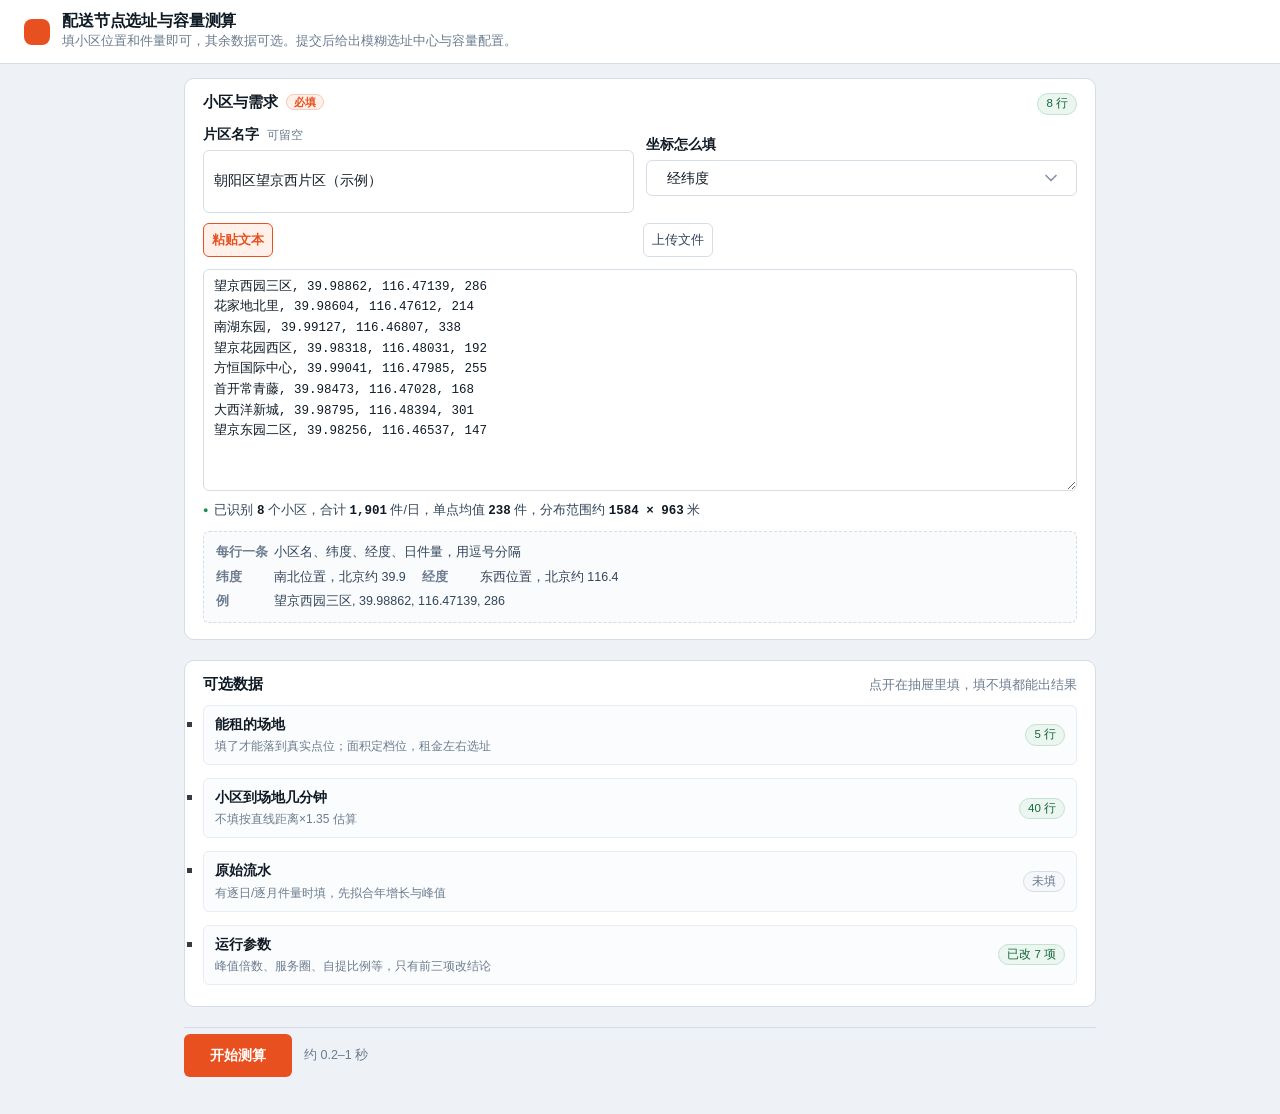
<file: docs/html/01-输入页.html>
<!doctype html>
<html lang="zh-CN" data-dir="wayfinding">
<head>
<meta charset="utf-8">
<meta name="viewport" content="width=device-width, initial-scale=1">
<title>配送节点选址与容量测算</title>
<style>@charset "UTF-8";/*!
 * Pico CSS ✨ v2.1.1 (https://picocss.com)
 * Copyright 2019-2025 - Licensed under MIT
 */:host,:root{--pico-font-family-emoji:"Apple Color Emoji","Segoe UI Emoji","Segoe UI Symbol","Noto Color Emoji";--pico-font-family-sans-serif:system-ui,"Segoe UI",Roboto,Oxygen,Ubuntu,Cantarell,Helvetica,Arial,"Helvetica Neue",sans-serif,var(--pico-font-family-emoji);--pico-font-family-monospace:ui-monospace,SFMono-Regular,"SF Mono",Menlo,Consolas,"Liberation Mono",monospace,var(--pico-font-family-emoji);--pico-font-family:var(--pico-font-family-sans-serif);--pico-line-height:1.5;--pico-font-weight:400;--pico-font-size:100%;--pico-text-underline-offset:0.1rem;--pico-border-radius:0.25rem;--pico-border-width:0.0625rem;--pico-outline-width:0.125rem;--pico-transition:0.2s ease-in-out;--pico-spacing:1rem;--pico-typography-spacing-vertical:1rem;--pico-block-spacing-vertical:var(--pico-spacing);--pico-block-spacing-horizontal:var(--pico-spacing);--pico-grid-column-gap:var(--pico-spacing);--pico-grid-row-gap:var(--pico-spacing);--pico-form-element-spacing-vertical:0.75rem;--pico-form-element-spacing-horizontal:1rem;--pico-group-box-shadow:0 0 0 rgba(0, 0, 0, 0);--pico-group-box-shadow-focus-with-button:0 0 0 var(--pico-outline-width) var(--pico-primary-focus);--pico-group-box-shadow-focus-with-input:0 0 0 0.0625rem var(--pico-form-element-border-color);--pico-modal-overlay-backdrop-filter:blur(0.375rem);--pico-nav-element-spacing-vertical:1rem;--pico-nav-element-spacing-horizontal:0.5rem;--pico-nav-link-spacing-vertical:0.5rem;--pico-nav-link-spacing-horizontal:0.5rem;--pico-nav-breadcrumb-divider:">";--pico-icon-checkbox:url("data:image/svg+xml,%3Csvg xmlns='http://www.w3.org/2000/svg' width='24' height='24' viewBox='0 0 24 24' fill='none' stroke='rgb(255, 255, 255)' stroke-width='4' stroke-linecap='round' stroke-linejoin='round'%3E%3Cpolyline points='20 6 9 17 4 12'%3E%3C/polyline%3E%3C/svg%3E");--pico-icon-minus:url("data:image/svg+xml,%3Csvg xmlns='http://www.w3.org/2000/svg' width='24' height='24' viewBox='0 0 24 24' fill='none' stroke='rgb(255, 255, 255)' stroke-width='4' stroke-linecap='round' stroke-linejoin='round'%3E%3Cline x1='5' y1='12' x2='19' y2='12'%3E%3C/line%3E%3C/svg%3E");--pico-icon-chevron:url("data:image/svg+xml,%3Csvg xmlns='http://www.w3.org/2000/svg' width='24' height='24' viewBox='0 0 24 24' fill='none' stroke='rgb(136, 145, 164)' stroke-width='2' stroke-linecap='round' stroke-linejoin='round'%3E%3Cpolyline points='6 9 12 15 18 9'%3E%3C/polyline%3E%3C/svg%3E");--pico-icon-date:url("data:image/svg+xml,%3Csvg xmlns='http://www.w3.org/2000/svg' width='24' height='24' viewBox='0 0 24 24' fill='none' stroke='rgb(136, 145, 164)' stroke-width='2' stroke-linecap='round' stroke-linejoin='round'%3E%3Crect x='3' y='4' width='18' height='18' rx='2' ry='2'%3E%3C/rect%3E%3Cline x1='16' y1='2' x2='16' y2='6'%3E%3C/line%3E%3Cline x1='8' y1='2' x2='8' y2='6'%3E%3C/line%3E%3Cline x1='3' y1='10' x2='21' y2='10'%3E%3C/line%3E%3C/svg%3E");--pico-icon-time:url("data:image/svg+xml,%3Csvg xmlns='http://www.w3.org/2000/svg' width='24' height='24' viewBox='0 0 24 24' fill='none' stroke='rgb(136, 145, 164)' stroke-width='2' stroke-linecap='round' stroke-linejoin='round'%3E%3Ccircle cx='12' cy='12' r='10'%3E%3C/circle%3E%3Cpolyline points='12 6 12 12 16 14'%3E%3C/polyline%3E%3C/svg%3E");--pico-icon-search:url("data:image/svg+xml,%3Csvg xmlns='http://www.w3.org/2000/svg' width='24' height='24' viewBox='0 0 24 24' fill='none' stroke='rgb(136, 145, 164)' stroke-width='1.5' stroke-linecap='round' stroke-linejoin='round'%3E%3Ccircle cx='11' cy='11' r='8'%3E%3C/circle%3E%3Cline x1='21' y1='21' x2='16.65' y2='16.65'%3E%3C/line%3E%3C/svg%3E");--pico-icon-close:url("data:image/svg+xml,%3Csvg xmlns='http://www.w3.org/2000/svg' width='24' height='24' viewBox='0 0 24 24' fill='none' stroke='rgb(136, 145, 164)' stroke-width='3' stroke-linecap='round' stroke-linejoin='round'%3E%3Cline x1='18' y1='6' x2='6' y2='18'%3E%3C/line%3E%3Cline x1='6' y1='6' x2='18' y2='18'%3E%3C/line%3E%3C/svg%3E");--pico-icon-loading:url("data:image/svg+xml,%3Csvg fill='none' height='24' width='24' viewBox='0 0 24 24' xmlns='http://www.w3.org/2000/svg' %3E%3Cstyle%3E g %7B animation: rotate 2s linear infinite; transform-origin: center center; %7D circle %7B stroke-dasharray: 75,100; stroke-dashoffset: -5; animation: dash 1.5s ease-in-out infinite; stroke-linecap: round; %7D @keyframes rotate %7B 0%25 %7B transform: rotate(0deg); %7D 100%25 %7B transform: rotate(360deg); %7D %7D @keyframes dash %7B 0%25 %7B stroke-dasharray: 1,100; stroke-dashoffset: 0; %7D 50%25 %7B stroke-dasharray: 44.5,100; stroke-dashoffset: -17.5; %7D 100%25 %7B stroke-dasharray: 44.5,100; stroke-dashoffset: -62; %7D %7D %3C/style%3E%3Cg%3E%3Ccircle cx='12' cy='12' r='10' fill='none' stroke='rgb(136, 145, 164)' stroke-width='4' /%3E%3C/g%3E%3C/svg%3E")}@media (min-width:576px){:host,:root{--pico-font-size:106.25%}}@media (min-width:768px){:host,:root{--pico-font-size:112.5%}}@media (min-width:1024px){:host,:root{--pico-font-size:118.75%}}@media (min-width:1280px){:host,:root{--pico-font-size:125%}}@media (min-width:1536px){:host,:root{--pico-font-size:131.25%}}a{--pico-text-decoration:underline}a.contrast,a.secondary{--pico-text-decoration:underline}small{--pico-font-size:0.875em}h1,h2,h3,h4,h5,h6{--pico-font-weight:700}h1{--pico-font-size:2rem;--pico-line-height:1.125;--pico-typography-spacing-top:3rem}h2{--pico-font-size:1.75rem;--pico-line-height:1.15;--pico-typography-spacing-top:2.625rem}h3{--pico-font-size:1.5rem;--pico-line-height:1.175;--pico-typography-spacing-top:2.25rem}h4{--pico-font-size:1.25rem;--pico-line-height:1.2;--pico-typography-spacing-top:1.874rem}h5{--pico-font-size:1.125rem;--pico-line-height:1.225;--pico-typography-spacing-top:1.6875rem}h6{--pico-font-size:1rem;--pico-line-height:1.25;--pico-typography-spacing-top:1.5rem}tfoot td,tfoot th,thead td,thead th{--pico-font-weight:600;--pico-border-width:0.1875rem}code,kbd,pre,samp{--pico-font-family:var(--pico-font-family-monospace)}kbd{--pico-font-weight:bolder}:where(select,textarea),input:not([type=submit],[type=button],[type=reset],[type=checkbox],[type=radio],[type=file]){--pico-outline-width:0.0625rem}[type=search]{--pico-border-radius:5rem}[type=checkbox],[type=radio]{--pico-border-width:0.125rem}[type=checkbox][role=switch]{--pico-border-width:0.1875rem}details.dropdown summary:not([role=button]){--pico-outline-width:0.0625rem}nav details.dropdown summary:focus-visible{--pico-outline-width:0.125rem}[role=search]{--pico-border-radius:5rem}[role=group]:has(button.secondary:focus,[type=submit].secondary:focus,[type=button].secondary:focus,[role=button].secondary:focus),[role=search]:has(button.secondary:focus,[type=submit].secondary:focus,[type=button].secondary:focus,[role=button].secondary:focus){--pico-group-box-shadow-focus-with-button:0 0 0 var(--pico-outline-width) var(--pico-secondary-focus)}[role=group]:has(button.contrast:focus,[type=submit].contrast:focus,[type=button].contrast:focus,[role=button].contrast:focus),[role=search]:has(button.contrast:focus,[type=submit].contrast:focus,[type=button].contrast:focus,[role=button].contrast:focus){--pico-group-box-shadow-focus-with-button:0 0 0 var(--pico-outline-width) var(--pico-contrast-focus)}[role=group] [role=button],[role=group] [type=button],[role=group] [type=submit],[role=group] button,[role=search] [role=button],[role=search] [type=button],[role=search] [type=submit],[role=search] button{--pico-form-element-spacing-horizontal:2rem}details summary[role=button]:not(.outline)::after{filter:brightness(0) invert(1)}[aria-busy=true]:not(input,select,textarea):is(button,[type=submit],[type=button],[type=reset],[role=button]):not(.outline)::before{filter:brightness(0) invert(1)}:host(:not([data-theme=dark])),:root:not([data-theme=dark]),[data-theme=light]{color-scheme:light;--pico-background-color:#fff;--pico-color:#373c44;--pico-text-selection-color:rgba(2, 154, 232, 0.25);--pico-muted-color:#646b79;--pico-muted-border-color:rgb(231, 234, 239.5);--pico-primary:#0172ad;--pico-primary-background:#0172ad;--pico-primary-border:var(--pico-primary-background);--pico-primary-underline:rgba(1, 114, 173, 0.5);--pico-primary-hover:#015887;--pico-primary-hover-background:#02659a;--pico-primary-hover-border:var(--pico-primary-hover-background);--pico-primary-hover-underline:var(--pico-primary-hover);--pico-primary-focus:rgba(2, 154, 232, 0.5);--pico-primary-inverse:#fff;--pico-secondary:#5d6b89;--pico-secondary-background:#525f7a;--pico-secondary-border:var(--pico-secondary-background);--pico-secondary-underline:rgba(93, 107, 137, 0.5);--pico-secondary-hover:#48536b;--pico-secondary-hover-background:#48536b;--pico-secondary-hover-border:var(--pico-secondary-hover-background);--pico-secondary-hover-underline:var(--pico-secondary-hover);--pico-secondary-focus:rgba(93, 107, 137, 0.25);--pico-secondary-inverse:#fff;--pico-contrast:#181c25;--pico-contrast-background:#181c25;--pico-contrast-border:var(--pico-contrast-background);--pico-contrast-underline:rgba(24, 28, 37, 0.5);--pico-contrast-hover:#000;--pico-contrast-hover-background:#000;--pico-contrast-hover-border:var(--pico-contrast-hover-background);--pico-contrast-hover-underline:var(--pico-secondary-hover);--pico-contrast-focus:rgba(93, 107, 137, 0.25);--pico-contrast-inverse:#fff;--pico-box-shadow:0.0145rem 0.029rem 0.174rem rgba(129, 145, 181, 0.01698),0.0335rem 0.067rem 0.402rem rgba(129, 145, 181, 0.024),0.0625rem 0.125rem 0.75rem rgba(129, 145, 181, 0.03),0.1125rem 0.225rem 1.35rem rgba(129, 145, 181, 0.036),0.2085rem 0.417rem 2.502rem rgba(129, 145, 181, 0.04302),0.5rem 1rem 6rem rgba(129, 145, 181, 0.06),0 0 0 0.0625rem rgba(129, 145, 181, 0.015);--pico-h1-color:#2d3138;--pico-h2-color:#373c44;--pico-h3-color:#424751;--pico-h4-color:#4d535e;--pico-h5-color:#5c6370;--pico-h6-color:#646b79;--pico-mark-background-color:rgb(252.5, 230.5, 191.5);--pico-mark-color:#0f1114;--pico-ins-color:rgb(28.5, 105.5, 84);--pico-del-color:rgb(136, 56.5, 53);--pico-blockquote-border-color:var(--pico-muted-border-color);--pico-blockquote-footer-color:var(--pico-muted-color);--pico-button-box-shadow:0 0 0 rgba(0, 0, 0, 0);--pico-button-hover-box-shadow:0 0 0 rgba(0, 0, 0, 0);--pico-table-border-color:var(--pico-muted-border-color);--pico-table-row-stripped-background-color:rgba(111, 120, 135, 0.0375);--pico-code-background-color:rgb(243, 244.5, 246.75);--pico-code-color:#646b79;--pico-code-kbd-background-color:var(--pico-color);--pico-code-kbd-color:var(--pico-background-color);--pico-form-element-background-color:rgb(251, 251.5, 252.25);--pico-form-element-selected-background-color:#dfe3eb;--pico-form-element-border-color:#cfd5e2;--pico-form-element-color:#23262c;--pico-form-element-placeholder-color:var(--pico-muted-color);--pico-form-element-active-background-color:#fff;--pico-form-element-active-border-color:var(--pico-primary-border);--pico-form-element-focus-color:var(--pico-primary-border);--pico-form-element-disabled-opacity:0.5;--pico-form-element-invalid-border-color:rgb(183.5, 105.5, 106.5);--pico-form-element-invalid-active-border-color:rgb(200.25, 79.25, 72.25);--pico-form-element-invalid-focus-color:var(--pico-form-element-invalid-active-border-color);--pico-form-element-valid-border-color:rgb(76, 154.5, 137.5);--pico-form-element-valid-active-border-color:rgb(39, 152.75, 118.75);--pico-form-element-valid-focus-color:var(--pico-form-element-valid-active-border-color);--pico-switch-background-color:#bfc7d9;--pico-switch-checked-background-color:var(--pico-primary-background);--pico-switch-color:#fff;--pico-switch-thumb-box-shadow:0 0 0 rgba(0, 0, 0, 0);--pico-range-border-color:#dfe3eb;--pico-range-active-border-color:#bfc7d9;--pico-range-thumb-border-color:var(--pico-background-color);--pico-range-thumb-color:var(--pico-secondary-background);--pico-range-thumb-active-color:var(--pico-primary-background);--pico-accordion-border-color:var(--pico-muted-border-color);--pico-accordion-active-summary-color:var(--pico-primary-hover);--pico-accordion-close-summary-color:var(--pico-color);--pico-accordion-open-summary-color:var(--pico-muted-color);--pico-card-background-color:var(--pico-background-color);--pico-card-border-color:var(--pico-muted-border-color);--pico-card-box-shadow:var(--pico-box-shadow);--pico-card-sectioning-background-color:rgb(251, 251.5, 252.25);--pico-dropdown-background-color:#fff;--pico-dropdown-border-color:#eff1f4;--pico-dropdown-box-shadow:var(--pico-box-shadow);--pico-dropdown-color:var(--pico-color);--pico-dropdown-hover-background-color:#eff1f4;--pico-loading-spinner-opacity:0.5;--pico-modal-overlay-background-color:rgba(232, 234, 237, 0.75);--pico-progress-background-color:#dfe3eb;--pico-progress-color:var(--pico-primary-background);--pico-tooltip-background-color:var(--pico-contrast-background);--pico-tooltip-color:var(--pico-contrast-inverse);--pico-icon-valid:url("data:image/svg+xml,%3Csvg xmlns='http://www.w3.org/2000/svg' width='24' height='24' viewBox='0 0 24 24' fill='none' stroke='rgb(76, 154.5, 137.5)' stroke-width='2' stroke-linecap='round' stroke-linejoin='round'%3E%3Cpolyline points='20 6 9 17 4 12'%3E%3C/polyline%3E%3C/svg%3E");--pico-icon-invalid:url("data:image/svg+xml,%3Csvg xmlns='http://www.w3.org/2000/svg' width='24' height='24' viewBox='0 0 24 24' fill='none' stroke='rgb(200.25, 79.25, 72.25)' stroke-width='2' stroke-linecap='round' stroke-linejoin='round'%3E%3Ccircle cx='12' cy='12' r='10'%3E%3C/circle%3E%3Cline x1='12' y1='8' x2='12' y2='12'%3E%3C/line%3E%3Cline x1='12' y1='16' x2='12.01' y2='16'%3E%3C/line%3E%3C/svg%3E")}:host(:not([data-theme=dark])) input:is([type=submit],[type=button],[type=reset],[type=checkbox],[type=radio],[type=file]),:root:not([data-theme=dark]) input:is([type=submit],[type=button],[type=reset],[type=checkbox],[type=radio],[type=file]),[data-theme=light] input:is([type=submit],[type=button],[type=reset],[type=checkbox],[type=radio],[type=file]){--pico-form-element-focus-color:var(--pico-primary-focus)}@media only screen and (prefers-color-scheme:dark){:host(:not([data-theme])),:root:not([data-theme]){color-scheme:dark;--pico-background-color:rgb(19, 22.5, 30.5);--pico-color:#c2c7d0;--pico-text-selection-color:rgba(1, 170, 255, 0.1875);--pico-muted-color:#7b8495;--pico-muted-border-color:#202632;--pico-primary:#01aaff;--pico-primary-background:#0172ad;--pico-primary-border:var(--pico-primary-background);--pico-primary-underline:rgba(1, 170, 255, 0.5);--pico-primary-hover:#79c0ff;--pico-primary-hover-background:#017fc0;--pico-primary-hover-border:var(--pico-primary-hover-background);--pico-primary-hover-underline:var(--pico-primary-hover);--pico-primary-focus:rgba(1, 170, 255, 0.375);--pico-primary-inverse:#fff;--pico-secondary:#969eaf;--pico-secondary-background:#525f7a;--pico-secondary-border:var(--pico-secondary-background);--pico-secondary-underline:rgba(150, 158, 175, 0.5);--pico-secondary-hover:#b3b9c5;--pico-secondary-hover-background:#5d6b89;--pico-secondary-hover-border:var(--pico-secondary-hover-background);--pico-secondary-hover-underline:var(--pico-secondary-hover);--pico-secondary-focus:rgba(144, 158, 190, 0.25);--pico-secondary-inverse:#fff;--pico-contrast:#dfe3eb;--pico-contrast-background:#eff1f4;--pico-contrast-border:var(--pico-contrast-background);--pico-contrast-underline:rgba(223, 227, 235, 0.5);--pico-contrast-hover:#fff;--pico-contrast-hover-background:#fff;--pico-contrast-hover-border:var(--pico-contrast-hover-background);--pico-contrast-hover-underline:var(--pico-contrast-hover);--pico-contrast-focus:rgba(207, 213, 226, 0.25);--pico-contrast-inverse:#000;--pico-box-shadow:0.0145rem 0.029rem 0.174rem rgba(7, 8.5, 12, 0.01698),0.0335rem 0.067rem 0.402rem rgba(7, 8.5, 12, 0.024),0.0625rem 0.125rem 0.75rem rgba(7, 8.5, 12, 0.03),0.1125rem 0.225rem 1.35rem rgba(7, 8.5, 12, 0.036),0.2085rem 0.417rem 2.502rem rgba(7, 8.5, 12, 0.04302),0.5rem 1rem 6rem rgba(7, 8.5, 12, 0.06),0 0 0 0.0625rem rgba(7, 8.5, 12, 0.015);--pico-h1-color:#f0f1f3;--pico-h2-color:#e0e3e7;--pico-h3-color:#c2c7d0;--pico-h4-color:#b3b9c5;--pico-h5-color:#a4acba;--pico-h6-color:#8891a4;--pico-mark-background-color:#014063;--pico-mark-color:#fff;--pico-ins-color:#62af9a;--pico-del-color:rgb(205.5, 126, 123);--pico-blockquote-border-color:var(--pico-muted-border-color);--pico-blockquote-footer-color:var(--pico-muted-color);--pico-button-box-shadow:0 0 0 rgba(0, 0, 0, 0);--pico-button-hover-box-shadow:0 0 0 rgba(0, 0, 0, 0);--pico-table-border-color:var(--pico-muted-border-color);--pico-table-row-stripped-background-color:rgba(111, 120, 135, 0.0375);--pico-code-background-color:rgb(26, 30.5, 40.25);--pico-code-color:#8891a4;--pico-code-kbd-background-color:var(--pico-color);--pico-code-kbd-color:var(--pico-background-color);--pico-form-element-background-color:rgb(28, 33, 43.5);--pico-form-element-selected-background-color:#2a3140;--pico-form-element-border-color:#2a3140;--pico-form-element-color:#e0e3e7;--pico-form-element-placeholder-color:#8891a4;--pico-form-element-active-background-color:rgb(26, 30.5, 40.25);--pico-form-element-active-border-color:var(--pico-primary-border);--pico-form-element-focus-color:var(--pico-primary-border);--pico-form-element-disabled-opacity:0.5;--pico-form-element-invalid-border-color:rgb(149.5, 74, 80);--pico-form-element-invalid-active-border-color:rgb(183.25, 63.5, 59);--pico-form-element-invalid-focus-color:var(--pico-form-element-invalid-active-border-color);--pico-form-element-valid-border-color:#2a7b6f;--pico-form-element-valid-active-border-color:rgb(22, 137, 105.5);--pico-form-element-valid-focus-color:var(--pico-form-element-valid-active-border-color);--pico-switch-background-color:#333c4e;--pico-switch-checked-background-color:var(--pico-primary-background);--pico-switch-color:#fff;--pico-switch-thumb-box-shadow:0 0 0 rgba(0, 0, 0, 0);--pico-range-border-color:#202632;--pico-range-active-border-color:#2a3140;--pico-range-thumb-border-color:var(--pico-background-color);--pico-range-thumb-color:var(--pico-secondary-background);--pico-range-thumb-active-color:var(--pico-primary-background);--pico-accordion-border-color:var(--pico-muted-border-color);--pico-accordion-active-summary-color:var(--pico-primary-hover);--pico-accordion-close-summary-color:var(--pico-color);--pico-accordion-open-summary-color:var(--pico-muted-color);--pico-card-background-color:#181c25;--pico-card-border-color:var(--pico-card-background-color);--pico-card-box-shadow:var(--pico-box-shadow);--pico-card-sectioning-background-color:rgb(26, 30.5, 40.25);--pico-dropdown-background-color:#181c25;--pico-dropdown-border-color:#202632;--pico-dropdown-box-shadow:var(--pico-box-shadow);--pico-dropdown-color:var(--pico-color);--pico-dropdown-hover-background-color:#202632;--pico-loading-spinner-opacity:0.5;--pico-modal-overlay-background-color:rgba(7.5, 8.5, 10, 0.75);--pico-progress-background-color:#202632;--pico-progress-color:var(--pico-primary-background);--pico-tooltip-background-color:var(--pico-contrast-background);--pico-tooltip-color:var(--pico-contrast-inverse);--pico-icon-valid:url("data:image/svg+xml,%3Csvg xmlns='http://www.w3.org/2000/svg' width='24' height='24' viewBox='0 0 24 24' fill='none' stroke='rgb(42, 123, 111)' stroke-width='2' stroke-linecap='round' stroke-linejoin='round'%3E%3Cpolyline points='20 6 9 17 4 12'%3E%3C/polyline%3E%3C/svg%3E");--pico-icon-invalid:url("data:image/svg+xml,%3Csvg xmlns='http://www.w3.org/2000/svg' width='24' height='24' viewBox='0 0 24 24' fill='none' stroke='rgb(149.5, 74, 80)' stroke-width='2' stroke-linecap='round' stroke-linejoin='round'%3E%3Ccircle cx='12' cy='12' r='10'%3E%3C/circle%3E%3Cline x1='12' y1='8' x2='12' y2='12'%3E%3C/line%3E%3Cline x1='12' y1='16' x2='12.01' y2='16'%3E%3C/line%3E%3C/svg%3E")}:host(:not([data-theme])) input:is([type=submit],[type=button],[type=reset],[type=checkbox],[type=radio],[type=file]),:root:not([data-theme]) input:is([type=submit],[type=button],[type=reset],[type=checkbox],[type=radio],[type=file]){--pico-form-element-focus-color:var(--pico-primary-focus)}:host(:not([data-theme])) details summary[role=button].contrast:not(.outline)::after,:root:not([data-theme]) details summary[role=button].contrast:not(.outline)::after{filter:brightness(0)}:host(:not([data-theme])) [aria-busy=true]:not(input,select,textarea).contrast:is(button,[type=submit],[type=button],[type=reset],[role=button]):not(.outline)::before,:root:not([data-theme]) [aria-busy=true]:not(input,select,textarea).contrast:is(button,[type=submit],[type=button],[type=reset],[role=button]):not(.outline)::before{filter:brightness(0)}}[data-theme=dark]{color-scheme:dark;--pico-background-color:rgb(19, 22.5, 30.5);--pico-color:#c2c7d0;--pico-text-selection-color:rgba(1, 170, 255, 0.1875);--pico-muted-color:#7b8495;--pico-muted-border-color:#202632;--pico-primary:#01aaff;--pico-primary-background:#0172ad;--pico-primary-border:var(--pico-primary-background);--pico-primary-underline:rgba(1, 170, 255, 0.5);--pico-primary-hover:#79c0ff;--pico-primary-hover-background:#017fc0;--pico-primary-hover-border:var(--pico-primary-hover-background);--pico-primary-hover-underline:var(--pico-primary-hover);--pico-primary-focus:rgba(1, 170, 255, 0.375);--pico-primary-inverse:#fff;--pico-secondary:#969eaf;--pico-secondary-background:#525f7a;--pico-secondary-border:var(--pico-secondary-background);--pico-secondary-underline:rgba(150, 158, 175, 0.5);--pico-secondary-hover:#b3b9c5;--pico-secondary-hover-background:#5d6b89;--pico-secondary-hover-border:var(--pico-secondary-hover-background);--pico-secondary-hover-underline:var(--pico-secondary-hover);--pico-secondary-focus:rgba(144, 158, 190, 0.25);--pico-secondary-inverse:#fff;--pico-contrast:#dfe3eb;--pico-contrast-background:#eff1f4;--pico-contrast-border:var(--pico-contrast-background);--pico-contrast-underline:rgba(223, 227, 235, 0.5);--pico-contrast-hover:#fff;--pico-contrast-hover-background:#fff;--pico-contrast-hover-border:var(--pico-contrast-hover-background);--pico-contrast-hover-underline:var(--pico-contrast-hover);--pico-contrast-focus:rgba(207, 213, 226, 0.25);--pico-contrast-inverse:#000;--pico-box-shadow:0.0145rem 0.029rem 0.174rem rgba(7, 8.5, 12, 0.01698),0.0335rem 0.067rem 0.402rem rgba(7, 8.5, 12, 0.024),0.0625rem 0.125rem 0.75rem rgba(7, 8.5, 12, 0.03),0.1125rem 0.225rem 1.35rem rgba(7, 8.5, 12, 0.036),0.2085rem 0.417rem 2.502rem rgba(7, 8.5, 12, 0.04302),0.5rem 1rem 6rem rgba(7, 8.5, 12, 0.06),0 0 0 0.0625rem rgba(7, 8.5, 12, 0.015);--pico-h1-color:#f0f1f3;--pico-h2-color:#e0e3e7;--pico-h3-color:#c2c7d0;--pico-h4-color:#b3b9c5;--pico-h5-color:#a4acba;--pico-h6-color:#8891a4;--pico-mark-background-color:#014063;--pico-mark-color:#fff;--pico-ins-color:#62af9a;--pico-del-color:rgb(205.5, 126, 123);--pico-blockquote-border-color:var(--pico-muted-border-color);--pico-blockquote-footer-color:var(--pico-muted-color);--pico-button-box-shadow:0 0 0 rgba(0, 0, 0, 0);--pico-button-hover-box-shadow:0 0 0 rgba(0, 0, 0, 0);--pico-table-border-color:var(--pico-muted-border-color);--pico-table-row-stripped-background-color:rgba(111, 120, 135, 0.0375);--pico-code-background-color:rgb(26, 30.5, 40.25);--pico-code-color:#8891a4;--pico-code-kbd-background-color:var(--pico-color);--pico-code-kbd-color:var(--pico-background-color);--pico-form-element-background-color:rgb(28, 33, 43.5);--pico-form-element-selected-background-color:#2a3140;--pico-form-element-border-color:#2a3140;--pico-form-element-color:#e0e3e7;--pico-form-element-placeholder-color:#8891a4;--pico-form-element-active-background-color:rgb(26, 30.5, 40.25);--pico-form-element-active-border-color:var(--pico-primary-border);--pico-form-element-focus-color:var(--pico-primary-border);--pico-form-element-disabled-opacity:0.5;--pico-form-element-invalid-border-color:rgb(149.5, 74, 80);--pico-form-element-invalid-active-border-color:rgb(183.25, 63.5, 59);--pico-form-element-invalid-focus-color:var(--pico-form-element-invalid-active-border-color);--pico-form-element-valid-border-color:#2a7b6f;--pico-form-element-valid-active-border-color:rgb(22, 137, 105.5);--pico-form-element-valid-focus-color:var(--pico-form-element-valid-active-border-color);--pico-switch-background-color:#333c4e;--pico-switch-checked-background-color:var(--pico-primary-background);--pico-switch-color:#fff;--pico-switch-thumb-box-shadow:0 0 0 rgba(0, 0, 0, 0);--pico-range-border-color:#202632;--pico-range-active-border-color:#2a3140;--pico-range-thumb-border-color:var(--pico-background-color);--pico-range-thumb-color:var(--pico-secondary-background);--pico-range-thumb-active-color:var(--pico-primary-background);--pico-accordion-border-color:var(--pico-muted-border-color);--pico-accordion-active-summary-color:var(--pico-primary-hover);--pico-accordion-close-summary-color:var(--pico-color);--pico-accordion-open-summary-color:var(--pico-muted-color);--pico-card-background-color:#181c25;--pico-card-border-color:var(--pico-card-background-color);--pico-card-box-shadow:var(--pico-box-shadow);--pico-card-sectioning-background-color:rgb(26, 30.5, 40.25);--pico-dropdown-background-color:#181c25;--pico-dropdown-border-color:#202632;--pico-dropdown-box-shadow:var(--pico-box-shadow);--pico-dropdown-color:var(--pico-color);--pico-dropdown-hover-background-color:#202632;--pico-loading-spinner-opacity:0.5;--pico-modal-overlay-background-color:rgba(7.5, 8.5, 10, 0.75);--pico-progress-background-color:#202632;--pico-progress-color:var(--pico-primary-background);--pico-tooltip-background-color:var(--pico-contrast-background);--pico-tooltip-color:var(--pico-contrast-inverse);--pico-icon-valid:url("data:image/svg+xml,%3Csvg xmlns='http://www.w3.org/2000/svg' width='24' height='24' viewBox='0 0 24 24' fill='none' stroke='rgb(42, 123, 111)' stroke-width='2' stroke-linecap='round' stroke-linejoin='round'%3E%3Cpolyline points='20 6 9 17 4 12'%3E%3C/polyline%3E%3C/svg%3E");--pico-icon-invalid:url("data:image/svg+xml,%3Csvg xmlns='http://www.w3.org/2000/svg' width='24' height='24' viewBox='0 0 24 24' fill='none' stroke='rgb(149.5, 74, 80)' stroke-width='2' stroke-linecap='round' stroke-linejoin='round'%3E%3Ccircle cx='12' cy='12' r='10'%3E%3C/circle%3E%3Cline x1='12' y1='8' x2='12' y2='12'%3E%3C/line%3E%3Cline x1='12' y1='16' x2='12.01' y2='16'%3E%3C/line%3E%3C/svg%3E")}[data-theme=dark] input:is([type=submit],[type=button],[type=reset],[type=checkbox],[type=radio],[type=file]){--pico-form-element-focus-color:var(--pico-primary-focus)}[data-theme=dark] details summary[role=button].contrast:not(.outline)::after{filter:brightness(0)}[data-theme=dark] [aria-busy=true]:not(input,select,textarea).contrast:is(button,[type=submit],[type=button],[type=reset],[role=button]):not(.outline)::before{filter:brightness(0)}[type=checkbox],[type=radio],[type=range],progress{accent-color:var(--pico-primary)}*,::after,::before{box-sizing:border-box;background-repeat:no-repeat}::after,::before{text-decoration:inherit;vertical-align:inherit}:where(:host),:where(:root){-webkit-tap-highlight-color:transparent;-webkit-text-size-adjust:100%;-moz-text-size-adjust:100%;text-size-adjust:100%;background-color:var(--pico-background-color);color:var(--pico-color);font-weight:var(--pico-font-weight);font-size:var(--pico-font-size);line-height:var(--pico-line-height);font-family:var(--pico-font-family);text-underline-offset:var(--pico-text-underline-offset);text-rendering:optimizeLegibility;overflow-wrap:break-word;-moz-tab-size:4;-o-tab-size:4;tab-size:4}body{width:100%;margin:0}main{display:block}body>footer,body>header,body>main{padding-block:var(--pico-block-spacing-vertical)}section{margin-bottom:var(--pico-block-spacing-vertical)}.container,.container-fluid{width:100%;margin-right:auto;margin-left:auto;padding-right:var(--pico-spacing);padding-left:var(--pico-spacing)}@media (min-width:576px){.container{max-width:510px;padding-right:0;padding-left:0}}@media (min-width:768px){.container{max-width:700px}}@media (min-width:1024px){.container{max-width:950px}}@media (min-width:1280px){.container{max-width:1200px}}@media (min-width:1536px){.container{max-width:1450px}}.grid{grid-column-gap:var(--pico-grid-column-gap);grid-row-gap:var(--pico-grid-row-gap);display:grid;grid-template-columns:1fr}@media (min-width:768px){.grid{grid-template-columns:repeat(auto-fit,minmax(0%,1fr))}}.grid>*{min-width:0}.overflow-auto{overflow:auto}b,strong{font-weight:bolder}sub,sup{position:relative;font-size:.75em;line-height:0;vertical-align:baseline}sub{bottom:-.25em}sup{top:-.5em}address,blockquote,dl,ol,p,pre,table,ul{margin-top:0;margin-bottom:var(--pico-typography-spacing-vertical);color:var(--pico-color);font-style:normal;font-weight:var(--pico-font-weight)}h1,h2,h3,h4,h5,h6{margin-top:0;margin-bottom:var(--pico-typography-spacing-vertical);color:var(--pico-color);font-weight:var(--pico-font-weight);font-size:var(--pico-font-size);line-height:var(--pico-line-height);font-family:var(--pico-font-family)}h1{--pico-color:var(--pico-h1-color)}h2{--pico-color:var(--pico-h2-color)}h3{--pico-color:var(--pico-h3-color)}h4{--pico-color:var(--pico-h4-color)}h5{--pico-color:var(--pico-h5-color)}h6{--pico-color:var(--pico-h6-color)}:where(article,address,blockquote,dl,figure,form,ol,p,pre,table,ul)~:is(h1,h2,h3,h4,h5,h6){margin-top:var(--pico-typography-spacing-top)}p{margin-bottom:var(--pico-typography-spacing-vertical)}hgroup{margin-bottom:var(--pico-typography-spacing-vertical)}hgroup>*{margin-top:0;margin-bottom:0}hgroup>:not(:first-child):last-child{--pico-color:var(--pico-muted-color);--pico-font-weight:unset;font-size:1rem}:where(ol,ul) li{margin-bottom:calc(var(--pico-typography-spacing-vertical) * .25)}:where(dl,ol,ul) :where(dl,ol,ul){margin:0;margin-top:calc(var(--pico-typography-spacing-vertical) * .25)}ul li{list-style:square}mark{padding:.125rem .25rem;background-color:var(--pico-mark-background-color);color:var(--pico-mark-color);vertical-align:baseline}blockquote{display:block;margin:var(--pico-typography-spacing-vertical) 0;padding:var(--pico-spacing);border-right:none;border-left:.25rem solid var(--pico-blockquote-border-color);border-inline-start:0.25rem solid var(--pico-blockquote-border-color);border-inline-end:none}blockquote footer{margin-top:calc(var(--pico-typography-spacing-vertical) * .5);color:var(--pico-blockquote-footer-color)}abbr[title]{border-bottom:1px dotted;text-decoration:none;cursor:help}ins{color:var(--pico-ins-color);text-decoration:none}del{color:var(--pico-del-color)}::-moz-selection{background-color:var(--pico-text-selection-color)}::selection{background-color:var(--pico-text-selection-color)}:where(a:not([role=button])),[role=link]{--pico-color:var(--pico-primary);--pico-background-color:transparent;--pico-underline:var(--pico-primary-underline);outline:0;background-color:var(--pico-background-color);color:var(--pico-color);-webkit-text-decoration:var(--pico-text-decoration);text-decoration:var(--pico-text-decoration);text-decoration-color:var(--pico-underline);text-underline-offset:0.125em;transition:background-color var(--pico-transition),color var(--pico-transition),box-shadow var(--pico-transition),-webkit-text-decoration var(--pico-transition);transition:background-color var(--pico-transition),color var(--pico-transition),text-decoration var(--pico-transition),box-shadow var(--pico-transition);transition:background-color var(--pico-transition),color var(--pico-transition),text-decoration var(--pico-transition),box-shadow var(--pico-transition),-webkit-text-decoration var(--pico-transition)}:where(a:not([role=button])):is([aria-current]:not([aria-current=false]),:hover,:active,:focus),[role=link]:is([aria-current]:not([aria-current=false]),:hover,:active,:focus){--pico-color:var(--pico-primary-hover);--pico-underline:var(--pico-primary-hover-underline);--pico-text-decoration:underline}:where(a:not([role=button])):focus-visible,[role=link]:focus-visible{box-shadow:0 0 0 var(--pico-outline-width) var(--pico-primary-focus)}:where(a:not([role=button])).secondary,[role=link].secondary{--pico-color:var(--pico-secondary);--pico-underline:var(--pico-secondary-underline)}:where(a:not([role=button])).secondary:is([aria-current]:not([aria-current=false]),:hover,:active,:focus),[role=link].secondary:is([aria-current]:not([aria-current=false]),:hover,:active,:focus){--pico-color:var(--pico-secondary-hover);--pico-underline:var(--pico-secondary-hover-underline)}:where(a:not([role=button])).contrast,[role=link].contrast{--pico-color:var(--pico-contrast);--pico-underline:var(--pico-contrast-underline)}:where(a:not([role=button])).contrast:is([aria-current]:not([aria-current=false]),:hover,:active,:focus),[role=link].contrast:is([aria-current]:not([aria-current=false]),:hover,:active,:focus){--pico-color:var(--pico-contrast-hover);--pico-underline:var(--pico-contrast-hover-underline)}a[role=button]{display:inline-block}button{margin:0;overflow:visible;font-family:inherit;text-transform:none}[type=button],[type=reset],[type=submit],button{-webkit-appearance:button}[role=button],[type=button],[type=file]::file-selector-button,[type=reset],[type=submit],button{--pico-background-color:var(--pico-primary-background);--pico-border-color:var(--pico-primary-border);--pico-color:var(--pico-primary-inverse);--pico-box-shadow:var(--pico-button-box-shadow, 0 0 0 rgba(0, 0, 0, 0));padding:var(--pico-form-element-spacing-vertical) var(--pico-form-element-spacing-horizontal);border:var(--pico-border-width) solid var(--pico-border-color);border-radius:var(--pico-border-radius);outline:0;background-color:var(--pico-background-color);box-shadow:var(--pico-box-shadow);color:var(--pico-color);font-weight:var(--pico-font-weight);font-size:1rem;line-height:var(--pico-line-height);text-align:center;text-decoration:none;cursor:pointer;-webkit-user-select:none;-moz-user-select:none;user-select:none;transition:background-color var(--pico-transition),border-color var(--pico-transition),color var(--pico-transition),box-shadow var(--pico-transition)}[role=button]:is(:hover,:active,:focus),[role=button]:is([aria-current]:not([aria-current=false])),[type=button]:is(:hover,:active,:focus),[type=button]:is([aria-current]:not([aria-current=false])),[type=file]::file-selector-button:is(:hover,:active,:focus),[type=file]::file-selector-button:is([aria-current]:not([aria-current=false])),[type=reset]:is(:hover,:active,:focus),[type=reset]:is([aria-current]:not([aria-current=false])),[type=submit]:is(:hover,:active,:focus),[type=submit]:is([aria-current]:not([aria-current=false])),button:is(:hover,:active,:focus),button:is([aria-current]:not([aria-current=false])){--pico-background-color:var(--pico-primary-hover-background);--pico-border-color:var(--pico-primary-hover-border);--pico-box-shadow:var(--pico-button-hover-box-shadow, 0 0 0 rgba(0, 0, 0, 0));--pico-color:var(--pico-primary-inverse)}[role=button]:focus,[role=button]:is([aria-current]:not([aria-current=false])):focus,[type=button]:focus,[type=button]:is([aria-current]:not([aria-current=false])):focus,[type=file]::file-selector-button:focus,[type=file]::file-selector-button:is([aria-current]:not([aria-current=false])):focus,[type=reset]:focus,[type=reset]:is([aria-current]:not([aria-current=false])):focus,[type=submit]:focus,[type=submit]:is([aria-current]:not([aria-current=false])):focus,button:focus,button:is([aria-current]:not([aria-current=false])):focus{--pico-box-shadow:var(--pico-button-hover-box-shadow, 0 0 0 rgba(0, 0, 0, 0)),0 0 0 var(--pico-outline-width) var(--pico-primary-focus)}[type=button],[type=reset],[type=submit]{margin-bottom:var(--pico-spacing)}:is(button,[type=submit],[type=button],[role=button]).secondary,[type=file]::file-selector-button,[type=reset]{--pico-background-color:var(--pico-secondary-background);--pico-border-color:var(--pico-secondary-border);--pico-color:var(--pico-secondary-inverse);cursor:pointer}:is(button,[type=submit],[type=button],[role=button]).secondary:is([aria-current]:not([aria-current=false]),:hover,:active,:focus),[type=file]::file-selector-button:is([aria-current]:not([aria-current=false]),:hover,:active,:focus),[type=reset]:is([aria-current]:not([aria-current=false]),:hover,:active,:focus){--pico-background-color:var(--pico-secondary-hover-background);--pico-border-color:var(--pico-secondary-hover-border);--pico-color:var(--pico-secondary-inverse)}:is(button,[type=submit],[type=button],[role=button]).secondary:focus,:is(button,[type=submit],[type=button],[role=button]).secondary:is([aria-current]:not([aria-current=false])):focus,[type=file]::file-selector-button:focus,[type=file]::file-selector-button:is([aria-current]:not([aria-current=false])):focus,[type=reset]:focus,[type=reset]:is([aria-current]:not([aria-current=false])):focus{--pico-box-shadow:var(--pico-button-hover-box-shadow, 0 0 0 rgba(0, 0, 0, 0)),0 0 0 var(--pico-outline-width) var(--pico-secondary-focus)}:is(button,[type=submit],[type=button],[role=button]).contrast{--pico-background-color:var(--pico-contrast-background);--pico-border-color:var(--pico-contrast-border);--pico-color:var(--pico-contrast-inverse)}:is(button,[type=submit],[type=button],[role=button]).contrast:is([aria-current]:not([aria-current=false]),:hover,:active,:focus){--pico-background-color:var(--pico-contrast-hover-background);--pico-border-color:var(--pico-contrast-hover-border);--pico-color:var(--pico-contrast-inverse)}:is(button,[type=submit],[type=button],[role=button]).contrast:focus,:is(button,[type=submit],[type=button],[role=button]).contrast:is([aria-current]:not([aria-current=false])):focus{--pico-box-shadow:var(--pico-button-hover-box-shadow, 0 0 0 rgba(0, 0, 0, 0)),0 0 0 var(--pico-outline-width) var(--pico-contrast-focus)}:is(button,[type=submit],[type=button],[role=button]).outline,[type=reset].outline{--pico-background-color:transparent;--pico-color:var(--pico-primary);--pico-border-color:var(--pico-primary)}:is(button,[type=submit],[type=button],[role=button]).outline:is([aria-current]:not([aria-current=false]),:hover,:active,:focus),[type=reset].outline:is([aria-current]:not([aria-current=false]),:hover,:active,:focus){--pico-background-color:transparent;--pico-color:var(--pico-primary-hover);--pico-border-color:var(--pico-primary-hover)}:is(button,[type=submit],[type=button],[role=button]).outline.secondary,[type=reset].outline{--pico-color:var(--pico-secondary);--pico-border-color:var(--pico-secondary)}:is(button,[type=submit],[type=button],[role=button]).outline.secondary:is([aria-current]:not([aria-current=false]),:hover,:active,:focus),[type=reset].outline:is([aria-current]:not([aria-current=false]),:hover,:active,:focus){--pico-color:var(--pico-secondary-hover);--pico-border-color:var(--pico-secondary-hover)}:is(button,[type=submit],[type=button],[role=button]).outline.contrast{--pico-color:var(--pico-contrast);--pico-border-color:var(--pico-contrast)}:is(button,[type=submit],[type=button],[role=button]).outline.contrast:is([aria-current]:not([aria-current=false]),:hover,:active,:focus){--pico-color:var(--pico-contrast-hover);--pico-border-color:var(--pico-contrast-hover)}:where(button,[type=submit],[type=reset],[type=button],[role=button])[disabled],:where(fieldset[disabled]) :is(button,[type=submit],[type=button],[type=reset],[role=button]){opacity:.5;pointer-events:none}:where(table){width:100%;border-collapse:collapse;border-spacing:0;text-indent:0}td,th{padding:calc(var(--pico-spacing)/ 2) var(--pico-spacing);border-bottom:var(--pico-border-width) solid var(--pico-table-border-color);background-color:var(--pico-background-color);color:var(--pico-color);font-weight:var(--pico-font-weight);text-align:left;text-align:start}tfoot td,tfoot th{border-top:var(--pico-border-width) solid var(--pico-table-border-color);border-bottom:0}table.striped tbody tr:nth-child(odd) td,table.striped tbody tr:nth-child(odd) th{background-color:var(--pico-table-row-stripped-background-color)}:where(audio,canvas,iframe,img,svg,video){vertical-align:middle}audio,video{display:inline-block}audio:not([controls]){display:none;height:0}:where(iframe){border-style:none}img{max-width:100%;height:auto;border-style:none}:where(svg:not([fill])){fill:currentColor}svg:not(:host),svg:not(:root){overflow:hidden}code,kbd,pre,samp{font-size:.875em;font-family:var(--pico-font-family)}pre code,pre samp{font-size:inherit;font-family:inherit}pre{-ms-overflow-style:scrollbar;overflow:auto}code,kbd,pre,samp{border-radius:var(--pico-border-radius);background:var(--pico-code-background-color);color:var(--pico-code-color);font-weight:var(--pico-font-weight);line-height:initial}code,kbd,samp{display:inline-block;padding:.375rem}pre{display:block;margin-bottom:var(--pico-spacing);overflow-x:auto}pre>code,pre>samp{display:block;padding:var(--pico-spacing);background:0 0;line-height:var(--pico-line-height)}kbd{background-color:var(--pico-code-kbd-background-color);color:var(--pico-code-kbd-color);vertical-align:baseline}figure{display:block;margin:0;padding:0}figure figcaption{padding:calc(var(--pico-spacing) * .5) 0;color:var(--pico-muted-color)}hr{height:0;margin:var(--pico-typography-spacing-vertical) 0;border:0;border-top:1px solid var(--pico-muted-border-color);color:inherit}[hidden],template{display:none!important}canvas{display:inline-block}input,optgroup,select,textarea{margin:0;font-size:1rem;line-height:var(--pico-line-height);font-family:inherit;letter-spacing:inherit}input{overflow:visible}select{text-transform:none}legend{max-width:100%;padding:0;color:inherit;white-space:normal}textarea{overflow:auto}[type=checkbox],[type=radio]{padding:0}::-webkit-inner-spin-button,::-webkit-outer-spin-button{height:auto}[type=search]{-webkit-appearance:textfield;outline-offset:-2px}[type=search]::-webkit-search-decoration{-webkit-appearance:none}::-webkit-file-upload-button{-webkit-appearance:button;font:inherit}::-moz-focus-inner{padding:0;border-style:none}:-moz-focusring{outline:0}:-moz-ui-invalid{box-shadow:none}::-ms-expand{display:none}[type=file],[type=range]{padding:0;border-width:0}input:not([type=checkbox],[type=radio],[type=range]){height:calc(1rem * var(--pico-line-height) + var(--pico-form-element-spacing-vertical) * 2 + var(--pico-border-width) * 2)}fieldset{width:100%;margin:0;margin-bottom:var(--pico-spacing);padding:0;border:0}fieldset legend,label{display:block;margin-bottom:calc(var(--pico-spacing) * .375);color:var(--pico-color);font-weight:var(--pico-form-label-font-weight,var(--pico-font-weight))}fieldset legend{margin-bottom:calc(var(--pico-spacing) * .5)}button[type=submit],input:not([type=checkbox],[type=radio]),select,textarea{width:100%}input:not([type=checkbox],[type=radio],[type=range],[type=file]),select,textarea{-webkit-appearance:none;-moz-appearance:none;appearance:none;padding:var(--pico-form-element-spacing-vertical) var(--pico-form-element-spacing-horizontal)}input,select,textarea{--pico-background-color:var(--pico-form-element-background-color);--pico-border-color:var(--pico-form-element-border-color);--pico-color:var(--pico-form-element-color);--pico-box-shadow:none;border:var(--pico-border-width) solid var(--pico-border-color);border-radius:var(--pico-border-radius);outline:0;background-color:var(--pico-background-color);box-shadow:var(--pico-box-shadow);color:var(--pico-color);font-weight:var(--pico-font-weight);transition:background-color var(--pico-transition),border-color var(--pico-transition),color var(--pico-transition),box-shadow var(--pico-transition)}:where(select,textarea):not([readonly]):is(:active,:focus),input:not([type=submit],[type=button],[type=reset],[type=checkbox],[type=radio],[readonly]):is(:active,:focus){--pico-background-color:var(--pico-form-element-active-background-color)}:where(select,textarea):not([readonly]):is(:active,:focus),input:not([type=submit],[type=button],[type=reset],[role=switch],[readonly]):is(:active,:focus){--pico-border-color:var(--pico-form-element-active-border-color)}:where(select,textarea):not([readonly]):focus,input:not([type=submit],[type=button],[type=reset],[type=range],[type=file],[readonly]):focus{--pico-box-shadow:0 0 0 var(--pico-outline-width) var(--pico-form-element-focus-color)}:where(fieldset[disabled]) :is(input:not([type=submit],[type=button],[type=reset]),select,textarea),input:not([type=submit],[type=button],[type=reset])[disabled],label[aria-disabled=true],select[disabled],textarea[disabled]{opacity:var(--pico-form-element-disabled-opacity);pointer-events:none}label[aria-disabled=true] input[disabled]{opacity:1}:where(input,select,textarea):not([type=checkbox],[type=radio],[type=date],[type=datetime-local],[type=month],[type=time],[type=week],[type=range])[aria-invalid]{padding-right:calc(var(--pico-form-element-spacing-horizontal) + 1.5rem)!important;padding-left:var(--pico-form-element-spacing-horizontal);padding-inline-start:var(--pico-form-element-spacing-horizontal)!important;padding-inline-end:calc(var(--pico-form-element-spacing-horizontal) + 1.5rem)!important;background-position:center right .75rem;background-size:1rem auto;background-repeat:no-repeat}:where(input,select,textarea):not([type=checkbox],[type=radio],[type=date],[type=datetime-local],[type=month],[type=time],[type=week],[type=range])[aria-invalid=false]:not(select){background-image:var(--pico-icon-valid)}:where(input,select,textarea):not([type=checkbox],[type=radio],[type=date],[type=datetime-local],[type=month],[type=time],[type=week],[type=range])[aria-invalid=true]:not(select){background-image:var(--pico-icon-invalid)}:where(input,select,textarea)[aria-invalid=false]{--pico-border-color:var(--pico-form-element-valid-border-color)}:where(input,select,textarea)[aria-invalid=false]:is(:active,:focus){--pico-border-color:var(--pico-form-element-valid-active-border-color)!important}:where(input,select,textarea)[aria-invalid=false]:is(:active,:focus):not([type=checkbox],[type=radio]){--pico-box-shadow:0 0 0 var(--pico-outline-width) var(--pico-form-element-valid-focus-color)!important}:where(input,select,textarea)[aria-invalid=true]{--pico-border-color:var(--pico-form-element-invalid-border-color)}:where(input,select,textarea)[aria-invalid=true]:is(:active,:focus){--pico-border-color:var(--pico-form-element-invalid-active-border-color)!important}:where(input,select,textarea)[aria-invalid=true]:is(:active,:focus):not([type=checkbox],[type=radio]){--pico-box-shadow:0 0 0 var(--pico-outline-width) var(--pico-form-element-invalid-focus-color)!important}[dir=rtl] :where(input,select,textarea):not([type=checkbox],[type=radio]):is([aria-invalid],[aria-invalid=true],[aria-invalid=false]){background-position:center left .75rem}input::-webkit-input-placeholder,input::placeholder,select:invalid,textarea::-webkit-input-placeholder,textarea::placeholder{color:var(--pico-form-element-placeholder-color);opacity:1}input:not([type=checkbox],[type=radio]),select,textarea{margin-bottom:var(--pico-spacing)}select::-ms-expand{border:0;background-color:transparent}select:not([multiple],[size]){padding-right:calc(var(--pico-form-element-spacing-horizontal) + 1.5rem);padding-left:var(--pico-form-element-spacing-horizontal);padding-inline-start:var(--pico-form-element-spacing-horizontal);padding-inline-end:calc(var(--pico-form-element-spacing-horizontal) + 1.5rem);background-image:var(--pico-icon-chevron);background-position:center right .75rem;background-size:1rem auto;background-repeat:no-repeat}select[multiple] option:checked{background:var(--pico-form-element-selected-background-color);color:var(--pico-form-element-color)}[dir=rtl] select:not([multiple],[size]){background-position:center left .75rem}textarea{display:block;resize:vertical}textarea[aria-invalid]{--pico-icon-height:calc(1rem * var(--pico-line-height) + var(--pico-form-element-spacing-vertical) * 2 + var(--pico-border-width) * 2);background-position:top right .75rem!important;background-size:1rem var(--pico-icon-height)!important}:where(input,select,textarea,fieldset,.grid)+small{display:block;width:100%;margin-top:calc(var(--pico-spacing) * -.75);margin-bottom:var(--pico-spacing);color:var(--pico-muted-color)}:where(input,select,textarea,fieldset,.grid)[aria-invalid=false]+small{color:var(--pico-ins-color)}:where(input,select,textarea,fieldset,.grid)[aria-invalid=true]+small{color:var(--pico-del-color)}label>:where(input,select,textarea){margin-top:calc(var(--pico-spacing) * .25)}label:has([type=checkbox],[type=radio]){width:-moz-fit-content;width:fit-content;cursor:pointer}[type=checkbox],[type=radio]{-webkit-appearance:none;-moz-appearance:none;appearance:none;width:1.25em;height:1.25em;margin-top:-.125em;margin-inline-end:.5em;border-width:var(--pico-border-width);vertical-align:middle;cursor:pointer}[type=checkbox]::-ms-check,[type=radio]::-ms-check{display:none}[type=checkbox]:checked,[type=checkbox]:checked:active,[type=checkbox]:checked:focus,[type=radio]:checked,[type=radio]:checked:active,[type=radio]:checked:focus{--pico-background-color:var(--pico-primary-background);--pico-border-color:var(--pico-primary-border);background-image:var(--pico-icon-checkbox);background-position:center;background-size:.75em auto;background-repeat:no-repeat}[type=checkbox]~label,[type=radio]~label{display:inline-block;margin-bottom:0;cursor:pointer}[type=checkbox]~label:not(:last-of-type),[type=radio]~label:not(:last-of-type){margin-inline-end:1em}[type=checkbox]:indeterminate{--pico-background-color:var(--pico-primary-background);--pico-border-color:var(--pico-primary-border);background-image:var(--pico-icon-minus);background-position:center;background-size:.75em auto;background-repeat:no-repeat}[type=radio]{border-radius:50%}[type=radio]:checked,[type=radio]:checked:active,[type=radio]:checked:focus{--pico-background-color:var(--pico-primary-inverse);border-width:.35em;background-image:none}[type=checkbox][role=switch]{--pico-background-color:var(--pico-switch-background-color);--pico-color:var(--pico-switch-color);width:2.25em;height:1.25em;border:var(--pico-border-width) solid var(--pico-border-color);border-radius:1.25em;background-color:var(--pico-background-color);line-height:1.25em}[type=checkbox][role=switch]:not([aria-invalid]){--pico-border-color:var(--pico-switch-background-color)}[type=checkbox][role=switch]:before{display:block;aspect-ratio:1;height:100%;border-radius:50%;background-color:var(--pico-color);box-shadow:var(--pico-switch-thumb-box-shadow);content:"";transition:margin .1s ease-in-out}[type=checkbox][role=switch]:focus{--pico-background-color:var(--pico-switch-background-color);--pico-border-color:var(--pico-switch-background-color)}[type=checkbox][role=switch]:checked{--pico-background-color:var(--pico-switch-checked-background-color);--pico-border-color:var(--pico-switch-checked-background-color);background-image:none}[type=checkbox][role=switch]:checked::before{margin-inline-start:calc(2.25em - 1.25em)}[type=checkbox][role=switch][disabled]{--pico-background-color:var(--pico-border-color)}[type=checkbox][aria-invalid=false]:checked,[type=checkbox][aria-invalid=false]:checked:active,[type=checkbox][aria-invalid=false]:checked:focus,[type=checkbox][role=switch][aria-invalid=false]:checked,[type=checkbox][role=switch][aria-invalid=false]:checked:active,[type=checkbox][role=switch][aria-invalid=false]:checked:focus{--pico-background-color:var(--pico-form-element-valid-border-color)}[type=checkbox]:checked:active[aria-invalid=true],[type=checkbox]:checked:focus[aria-invalid=true],[type=checkbox]:checked[aria-invalid=true],[type=checkbox][role=switch]:checked:active[aria-invalid=true],[type=checkbox][role=switch]:checked:focus[aria-invalid=true],[type=checkbox][role=switch]:checked[aria-invalid=true]{--pico-background-color:var(--pico-form-element-invalid-border-color)}[type=checkbox][aria-invalid=false]:checked,[type=checkbox][aria-invalid=false]:checked:active,[type=checkbox][aria-invalid=false]:checked:focus,[type=checkbox][role=switch][aria-invalid=false]:checked,[type=checkbox][role=switch][aria-invalid=false]:checked:active,[type=checkbox][role=switch][aria-invalid=false]:checked:focus,[type=radio][aria-invalid=false]:checked,[type=radio][aria-invalid=false]:checked:active,[type=radio][aria-invalid=false]:checked:focus{--pico-border-color:var(--pico-form-element-valid-border-color)}[type=checkbox]:checked:active[aria-invalid=true],[type=checkbox]:checked:focus[aria-invalid=true],[type=checkbox]:checked[aria-invalid=true],[type=checkbox][role=switch]:checked:active[aria-invalid=true],[type=checkbox][role=switch]:checked:focus[aria-invalid=true],[type=checkbox][role=switch]:checked[aria-invalid=true],[type=radio]:checked:active[aria-invalid=true],[type=radio]:checked:focus[aria-invalid=true],[type=radio]:checked[aria-invalid=true]{--pico-border-color:var(--pico-form-element-invalid-border-color)}[type=color]::-webkit-color-swatch-wrapper{padding:0}[type=color]::-moz-focus-inner{padding:0}[type=color]::-webkit-color-swatch{border:0;border-radius:calc(var(--pico-border-radius) * .5)}[type=color]::-moz-color-swatch{border:0;border-radius:calc(var(--pico-border-radius) * .5)}input:not([type=checkbox],[type=radio],[type=range],[type=file]):is([type=date],[type=datetime-local],[type=month],[type=time],[type=week]){--pico-icon-position:0.75rem;--pico-icon-width:1rem;padding-right:calc(var(--pico-icon-width) + var(--pico-icon-position));background-image:var(--pico-icon-date);background-position:center right var(--pico-icon-position);background-size:var(--pico-icon-width) auto;background-repeat:no-repeat}input:not([type=checkbox],[type=radio],[type=range],[type=file])[type=time]{background-image:var(--pico-icon-time)}[type=date]::-webkit-calendar-picker-indicator,[type=datetime-local]::-webkit-calendar-picker-indicator,[type=month]::-webkit-calendar-picker-indicator,[type=time]::-webkit-calendar-picker-indicator,[type=week]::-webkit-calendar-picker-indicator{width:var(--pico-icon-width);margin-right:calc(var(--pico-icon-width) * -1);margin-left:var(--pico-icon-position);opacity:0}@-moz-document url-prefix(){[type=date],[type=datetime-local],[type=month],[type=time],[type=week]{padding-right:var(--pico-form-element-spacing-horizontal)!important;background-image:none!important}}[dir=rtl] :is([type=date],[type=datetime-local],[type=month],[type=time],[type=week]){text-align:right}[type=file]{--pico-color:var(--pico-muted-color);margin-left:calc(var(--pico-outline-width) * -1);padding:calc(var(--pico-form-element-spacing-vertical) * .5) 0;padding-left:var(--pico-outline-width);border:0;border-radius:0;background:0 0}[type=file]::file-selector-button{margin-right:calc(var(--pico-spacing)/ 2);padding:calc(var(--pico-form-element-spacing-vertical) * .5) var(--pico-form-element-spacing-horizontal)}[type=file]:is(:hover,:active,:focus)::file-selector-button{--pico-background-color:var(--pico-secondary-hover-background);--pico-border-color:var(--pico-secondary-hover-border)}[type=file]:focus::file-selector-button{--pico-box-shadow:var(--pico-button-hover-box-shadow, 0 0 0 rgba(0, 0, 0, 0)),0 0 0 var(--pico-outline-width) var(--pico-secondary-focus)}[type=range]{-webkit-appearance:none;-moz-appearance:none;appearance:none;width:100%;height:1.25rem;background:0 0}[type=range]::-webkit-slider-runnable-track{width:100%;height:.375rem;border-radius:var(--pico-border-radius);background-color:var(--pico-range-border-color);-webkit-transition:background-color var(--pico-transition),box-shadow var(--pico-transition);transition:background-color var(--pico-transition),box-shadow var(--pico-transition)}[type=range]::-moz-range-track{width:100%;height:.375rem;border-radius:var(--pico-border-radius);background-color:var(--pico-range-border-color);-moz-transition:background-color var(--pico-transition),box-shadow var(--pico-transition);transition:background-color var(--pico-transition),box-shadow var(--pico-transition)}[type=range]::-ms-track{width:100%;height:.375rem;border-radius:var(--pico-border-radius);background-color:var(--pico-range-border-color);-ms-transition:background-color var(--pico-transition),box-shadow var(--pico-transition);transition:background-color var(--pico-transition),box-shadow var(--pico-transition)}[type=range]::-webkit-slider-thumb{-webkit-appearance:none;width:1.25rem;height:1.25rem;margin-top:-.4375rem;border:2px solid var(--pico-range-thumb-border-color);border-radius:50%;background-color:var(--pico-range-thumb-color);cursor:pointer;-webkit-transition:background-color var(--pico-transition),transform var(--pico-transition);transition:background-color var(--pico-transition),transform var(--pico-transition)}[type=range]::-moz-range-thumb{-webkit-appearance:none;width:1.25rem;height:1.25rem;margin-top:-.4375rem;border:2px solid var(--pico-range-thumb-border-color);border-radius:50%;background-color:var(--pico-range-thumb-color);cursor:pointer;-moz-transition:background-color var(--pico-transition),transform var(--pico-transition);transition:background-color var(--pico-transition),transform var(--pico-transition)}[type=range]::-ms-thumb{-webkit-appearance:none;width:1.25rem;height:1.25rem;margin-top:-.4375rem;border:2px solid var(--pico-range-thumb-border-color);border-radius:50%;background-color:var(--pico-range-thumb-color);cursor:pointer;-ms-transition:background-color var(--pico-transition),transform var(--pico-transition);transition:background-color var(--pico-transition),transform var(--pico-transition)}[type=range]:active,[type=range]:focus-within{--pico-range-border-color:var(--pico-range-active-border-color);--pico-range-thumb-color:var(--pico-range-thumb-active-color)}[type=range]:active::-webkit-slider-thumb{transform:scale(1.25)}[type=range]:active::-moz-range-thumb{transform:scale(1.25)}[type=range]:active::-ms-thumb{transform:scale(1.25)}input:not([type=checkbox],[type=radio],[type=range],[type=file])[type=search]{padding-inline-start:calc(var(--pico-form-element-spacing-horizontal) + 1.75rem);background-image:var(--pico-icon-search);background-position:center left calc(var(--pico-form-element-spacing-horizontal) + .125rem);background-size:1rem auto;background-repeat:no-repeat}input:not([type=checkbox],[type=radio],[type=range],[type=file])[type=search][aria-invalid]{padding-inline-start:calc(var(--pico-form-element-spacing-horizontal) + 1.75rem)!important;background-position:center left 1.125rem,center right .75rem}input:not([type=checkbox],[type=radio],[type=range],[type=file])[type=search][aria-invalid=false]{background-image:var(--pico-icon-search),var(--pico-icon-valid)}input:not([type=checkbox],[type=radio],[type=range],[type=file])[type=search][aria-invalid=true]{background-image:var(--pico-icon-search),var(--pico-icon-invalid)}[dir=rtl] :where(input):not([type=checkbox],[type=radio],[type=range],[type=file])[type=search]{background-position:center right 1.125rem}[dir=rtl] :where(input):not([type=checkbox],[type=radio],[type=range],[type=file])[type=search][aria-invalid]{background-position:center right 1.125rem,center left .75rem}details{display:block;margin-bottom:var(--pico-spacing)}details summary{line-height:1rem;list-style-type:none;cursor:pointer;transition:color var(--pico-transition)}details summary:not([role]){color:var(--pico-accordion-close-summary-color)}details summary::-webkit-details-marker{display:none}details summary::marker{display:none}details summary::-moz-list-bullet{list-style-type:none}details summary::after{display:block;width:1rem;height:1rem;margin-inline-start:calc(var(--pico-spacing,1rem) * .5);float:right;transform:rotate(-90deg);background-image:var(--pico-icon-chevron);background-position:right center;background-size:1rem auto;background-repeat:no-repeat;content:"";transition:transform var(--pico-transition)}details summary:focus{outline:0}details summary:focus:not([role]){color:var(--pico-accordion-active-summary-color)}details summary:focus-visible:not([role]){outline:var(--pico-outline-width) solid var(--pico-primary-focus);outline-offset:calc(var(--pico-spacing,1rem) * 0.5);color:var(--pico-primary)}details summary[role=button]{width:100%;text-align:left}details summary[role=button]::after{height:calc(1rem * var(--pico-line-height,1.5))}details[open]>summary{margin-bottom:var(--pico-spacing)}details[open]>summary:not([role]):not(:focus){color:var(--pico-accordion-open-summary-color)}details[open]>summary::after{transform:rotate(0)}[dir=rtl] details summary{text-align:right}[dir=rtl] details summary::after{float:left;background-position:left center}article{margin-bottom:var(--pico-block-spacing-vertical);padding:var(--pico-block-spacing-vertical) var(--pico-block-spacing-horizontal);border-radius:var(--pico-border-radius);background:var(--pico-card-background-color);box-shadow:var(--pico-card-box-shadow)}article>footer,article>header{margin-right:calc(var(--pico-block-spacing-horizontal) * -1);margin-left:calc(var(--pico-block-spacing-horizontal) * -1);padding:calc(var(--pico-block-spacing-vertical) * .66) var(--pico-block-spacing-horizontal);background-color:var(--pico-card-sectioning-background-color)}article>header{margin-top:calc(var(--pico-block-spacing-vertical) * -1);margin-bottom:var(--pico-block-spacing-vertical);border-bottom:var(--pico-border-width) solid var(--pico-card-border-color);border-top-right-radius:var(--pico-border-radius);border-top-left-radius:var(--pico-border-radius)}article>footer{margin-top:var(--pico-block-spacing-vertical);margin-bottom:calc(var(--pico-block-spacing-vertical) * -1);border-top:var(--pico-border-width) solid var(--pico-card-border-color);border-bottom-right-radius:var(--pico-border-radius);border-bottom-left-radius:var(--pico-border-radius)}details.dropdown{position:relative;border-bottom:none}details.dropdown>a::after,details.dropdown>button::after,details.dropdown>summary::after{display:block;width:1rem;height:calc(1rem * var(--pico-line-height,1.5));margin-inline-start:.25rem;float:right;transform:rotate(0) translateX(.2rem);background-image:var(--pico-icon-chevron);background-position:right center;background-size:1rem auto;background-repeat:no-repeat;content:""}nav details.dropdown{margin-bottom:0}details.dropdown>summary:not([role]){height:calc(1rem * var(--pico-line-height) + var(--pico-form-element-spacing-vertical) * 2 + var(--pico-border-width) * 2);padding:var(--pico-form-element-spacing-vertical) var(--pico-form-element-spacing-horizontal);border:var(--pico-border-width) solid var(--pico-form-element-border-color);border-radius:var(--pico-border-radius);background-color:var(--pico-form-element-background-color);color:var(--pico-form-element-placeholder-color);line-height:inherit;cursor:pointer;-webkit-user-select:none;-moz-user-select:none;user-select:none;transition:background-color var(--pico-transition),border-color var(--pico-transition),color var(--pico-transition),box-shadow var(--pico-transition)}details.dropdown>summary:not([role]):active,details.dropdown>summary:not([role]):focus{border-color:var(--pico-form-element-active-border-color);background-color:var(--pico-form-element-active-background-color)}details.dropdown>summary:not([role]):focus{box-shadow:0 0 0 var(--pico-outline-width) var(--pico-form-element-focus-color)}details.dropdown>summary:not([role]):focus-visible{outline:0}details.dropdown>summary:not([role])[aria-invalid=false]{--pico-form-element-border-color:var(--pico-form-element-valid-border-color);--pico-form-element-active-border-color:var(--pico-form-element-valid-focus-color);--pico-form-element-focus-color:var(--pico-form-element-valid-focus-color)}details.dropdown>summary:not([role])[aria-invalid=true]{--pico-form-element-border-color:var(--pico-form-element-invalid-border-color);--pico-form-element-active-border-color:var(--pico-form-element-invalid-focus-color);--pico-form-element-focus-color:var(--pico-form-element-invalid-focus-color)}nav details.dropdown{display:inline;margin:calc(var(--pico-nav-element-spacing-vertical) * -1) 0}nav details.dropdown>summary::after{transform:rotate(0) translateX(0)}nav details.dropdown>summary:not([role]){height:calc(1rem * var(--pico-line-height) + var(--pico-nav-link-spacing-vertical) * 2);padding:calc(var(--pico-nav-link-spacing-vertical) - var(--pico-border-width) * 2) var(--pico-nav-link-spacing-horizontal)}nav details.dropdown>summary:not([role]):focus-visible{box-shadow:0 0 0 var(--pico-outline-width) var(--pico-primary-focus)}details.dropdown>summary+ul{display:flex;z-index:99;position:absolute;left:0;flex-direction:column;width:100%;min-width:-moz-fit-content;min-width:fit-content;margin:0;margin-top:var(--pico-outline-width);padding:0;border:var(--pico-border-width) solid var(--pico-dropdown-border-color);border-radius:var(--pico-border-radius);background-color:var(--pico-dropdown-background-color);box-shadow:var(--pico-dropdown-box-shadow);color:var(--pico-dropdown-color);white-space:nowrap;opacity:0;transition:opacity var(--pico-transition),transform 0s ease-in-out 1s}details.dropdown>summary+ul[dir=rtl]{right:0;left:auto}details.dropdown>summary+ul li{width:100%;margin-bottom:0;padding:calc(var(--pico-form-element-spacing-vertical) * .5) var(--pico-form-element-spacing-horizontal);list-style:none}details.dropdown>summary+ul li:first-of-type{margin-top:calc(var(--pico-form-element-spacing-vertical) * .5)}details.dropdown>summary+ul li:last-of-type{margin-bottom:calc(var(--pico-form-element-spacing-vertical) * .5)}details.dropdown>summary+ul li a{display:block;margin:calc(var(--pico-form-element-spacing-vertical) * -.5) calc(var(--pico-form-element-spacing-horizontal) * -1);padding:calc(var(--pico-form-element-spacing-vertical) * .5) var(--pico-form-element-spacing-horizontal);overflow:hidden;border-radius:0;color:var(--pico-dropdown-color);text-decoration:none;text-overflow:ellipsis}details.dropdown>summary+ul li a:active,details.dropdown>summary+ul li a:focus,details.dropdown>summary+ul li a:focus-visible,details.dropdown>summary+ul li a:hover,details.dropdown>summary+ul li a[aria-current]:not([aria-current=false]){background-color:var(--pico-dropdown-hover-background-color)}details.dropdown>summary+ul li label{width:100%}details.dropdown>summary+ul li:has(label):hover{background-color:var(--pico-dropdown-hover-background-color)}details.dropdown[open]>summary{margin-bottom:0}details.dropdown[open]>summary+ul{transform:scaleY(1);opacity:1;transition:opacity var(--pico-transition),transform 0s ease-in-out 0s}details.dropdown[open]>summary::before{display:block;z-index:1;position:fixed;width:100vw;height:100vh;inset:0;background:0 0;content:"";cursor:default}label>details.dropdown{margin-top:calc(var(--pico-spacing) * .25)}[role=group],[role=search]{display:inline-flex;position:relative;width:100%;margin-bottom:var(--pico-spacing);border-radius:var(--pico-border-radius);box-shadow:var(--pico-group-box-shadow,0 0 0 transparent);vertical-align:middle;transition:box-shadow var(--pico-transition)}[role=group] input:not([type=checkbox],[type=radio]),[role=group] select,[role=group]>*,[role=search] input:not([type=checkbox],[type=radio]),[role=search] select,[role=search]>*{position:relative;flex:1 1 auto;margin-bottom:0}[role=group] input:not([type=checkbox],[type=radio]):not(:first-child),[role=group] select:not(:first-child),[role=group]>:not(:first-child),[role=search] input:not([type=checkbox],[type=radio]):not(:first-child),[role=search] select:not(:first-child),[role=search]>:not(:first-child){margin-left:0;border-top-left-radius:0;border-bottom-left-radius:0}[role=group] input:not([type=checkbox],[type=radio]):not(:last-child),[role=group] select:not(:last-child),[role=group]>:not(:last-child),[role=search] input:not([type=checkbox],[type=radio]):not(:last-child),[role=search] select:not(:last-child),[role=search]>:not(:last-child){border-top-right-radius:0;border-bottom-right-radius:0}[role=group] input:not([type=checkbox],[type=radio]):focus,[role=group] select:focus,[role=group]>:focus,[role=search] input:not([type=checkbox],[type=radio]):focus,[role=search] select:focus,[role=search]>:focus{z-index:2}[role=group] [role=button]:not(:first-child),[role=group] [type=button]:not(:first-child),[role=group] [type=reset]:not(:first-child),[role=group] [type=submit]:not(:first-child),[role=group] button:not(:first-child),[role=group] input:not([type=checkbox],[type=radio]):not(:first-child),[role=group] select:not(:first-child),[role=search] [role=button]:not(:first-child),[role=search] [type=button]:not(:first-child),[role=search] [type=reset]:not(:first-child),[role=search] [type=submit]:not(:first-child),[role=search] button:not(:first-child),[role=search] input:not([type=checkbox],[type=radio]):not(:first-child),[role=search] select:not(:first-child){margin-left:calc(var(--pico-border-width) * -1)}[role=group] [role=button],[role=group] [type=button],[role=group] [type=reset],[role=group] [type=submit],[role=group] button,[role=search] [role=button],[role=search] [type=button],[role=search] [type=reset],[role=search] [type=submit],[role=search] button{width:auto}@supports selector(:has(*)){[role=group]:has(button:focus,[type=submit]:focus,[type=button]:focus,[role=button]:focus),[role=search]:has(button:focus,[type=submit]:focus,[type=button]:focus,[role=button]:focus){--pico-group-box-shadow:var(--pico-group-box-shadow-focus-with-button)}[role=group]:has(button:focus,[type=submit]:focus,[type=button]:focus,[role=button]:focus) input:not([type=checkbox],[type=radio]),[role=group]:has(button:focus,[type=submit]:focus,[type=button]:focus,[role=button]:focus) select,[role=search]:has(button:focus,[type=submit]:focus,[type=button]:focus,[role=button]:focus) input:not([type=checkbox],[type=radio]),[role=search]:has(button:focus,[type=submit]:focus,[type=button]:focus,[role=button]:focus) select{border-color:transparent}[role=group]:has(input:not([type=submit],[type=button]):focus,select:focus),[role=search]:has(input:not([type=submit],[type=button]):focus,select:focus){--pico-group-box-shadow:var(--pico-group-box-shadow-focus-with-input)}[role=group]:has(input:not([type=submit],[type=button]):focus,select:focus) [role=button],[role=group]:has(input:not([type=submit],[type=button]):focus,select:focus) [type=button],[role=group]:has(input:not([type=submit],[type=button]):focus,select:focus) [type=submit],[role=group]:has(input:not([type=submit],[type=button]):focus,select:focus) button,[role=search]:has(input:not([type=submit],[type=button]):focus,select:focus) [role=button],[role=search]:has(input:not([type=submit],[type=button]):focus,select:focus) [type=button],[role=search]:has(input:not([type=submit],[type=button]):focus,select:focus) [type=submit],[role=search]:has(input:not([type=submit],[type=button]):focus,select:focus) button{--pico-button-box-shadow:0 0 0 var(--pico-border-width) var(--pico-primary-border);--pico-button-hover-box-shadow:0 0 0 var(--pico-border-width) var(--pico-primary-hover-border)}[role=group] [role=button]:focus,[role=group] [type=button]:focus,[role=group] [type=reset]:focus,[role=group] [type=submit]:focus,[role=group] button:focus,[role=search] [role=button]:focus,[role=search] [type=button]:focus,[role=search] [type=reset]:focus,[role=search] [type=submit]:focus,[role=search] button:focus{box-shadow:none}}[role=search]>:first-child{border-top-left-radius:5rem;border-bottom-left-radius:5rem}[role=search]>:last-child{border-top-right-radius:5rem;border-bottom-right-radius:5rem}[aria-busy=true]:not(input,select,textarea,html,form){white-space:nowrap}[aria-busy=true]:not(input,select,textarea,html,form)::before{display:inline-block;width:1em;height:1em;background-image:var(--pico-icon-loading);background-size:1em auto;background-repeat:no-repeat;content:"";vertical-align:-.125em}[aria-busy=true]:not(input,select,textarea,html,form):not(:empty)::before{margin-inline-end:calc(var(--pico-spacing) * .5)}[aria-busy=true]:not(input,select,textarea,html,form):empty{text-align:center}[role=button][aria-busy=true],[type=button][aria-busy=true],[type=reset][aria-busy=true],[type=submit][aria-busy=true],a[aria-busy=true],button[aria-busy=true]{pointer-events:none}:host,:root{--pico-scrollbar-width:0px}dialog{display:flex;z-index:999;position:fixed;top:0;right:0;bottom:0;left:0;align-items:center;justify-content:center;width:inherit;min-width:100%;height:inherit;min-height:100%;padding:0;border:0;-webkit-backdrop-filter:var(--pico-modal-overlay-backdrop-filter);backdrop-filter:var(--pico-modal-overlay-backdrop-filter);background-color:var(--pico-modal-overlay-background-color);color:var(--pico-color)}dialog>article{width:100%;max-height:calc(100vh - var(--pico-spacing) * 2);margin:var(--pico-spacing);overflow:auto}@media (min-width:576px){dialog>article{max-width:510px}}@media (min-width:768px){dialog>article{max-width:700px}}dialog>article>header>*{margin-bottom:0}dialog>article>header .close,dialog>article>header :is(a,button)[rel=prev]{margin:0;margin-left:var(--pico-spacing);padding:0;float:right}dialog>article>footer{text-align:right}dialog>article>footer [role=button],dialog>article>footer button{margin-bottom:0}dialog>article>footer [role=button]:not(:first-of-type),dialog>article>footer button:not(:first-of-type){margin-left:calc(var(--pico-spacing) * .5)}dialog>article .close,dialog>article :is(a,button)[rel=prev]{display:block;width:1rem;height:1rem;margin-top:calc(var(--pico-spacing) * -1);margin-bottom:var(--pico-spacing);margin-left:auto;border:none;background-image:var(--pico-icon-close);background-position:center;background-size:auto 1rem;background-repeat:no-repeat;background-color:transparent;opacity:.5;transition:opacity var(--pico-transition)}dialog>article .close:is([aria-current]:not([aria-current=false]),:hover,:active,:focus),dialog>article :is(a,button)[rel=prev]:is([aria-current]:not([aria-current=false]),:hover,:active,:focus){opacity:1}dialog:not([open]),dialog[open=false]{display:none}.modal-is-open{padding-right:var(--pico-scrollbar-width,0);overflow:hidden;pointer-events:none;touch-action:none}.modal-is-open dialog{pointer-events:auto;touch-action:auto}:where(.modal-is-opening,.modal-is-closing) dialog,:where(.modal-is-opening,.modal-is-closing) dialog>article{animation-duration:.2s;animation-timing-function:ease-in-out;animation-fill-mode:both}:where(.modal-is-opening,.modal-is-closing) dialog{animation-duration:.8s;animation-name:modal-overlay}:where(.modal-is-opening,.modal-is-closing) dialog>article{animation-delay:.2s;animation-name:modal}.modal-is-closing dialog,.modal-is-closing dialog>article{animation-delay:0s;animation-direction:reverse}@keyframes modal-overlay{from{-webkit-backdrop-filter:none;backdrop-filter:none;background-color:transparent}}@keyframes modal{from{transform:translateY(-100%);opacity:0}}:where(nav li)::before{float:left;content:"​"}nav,nav ul{display:flex}nav{justify-content:space-between;overflow:visible}nav ol,nav ul{align-items:center;margin-bottom:0;padding:0;list-style:none}nav ol:first-of-type,nav ul:first-of-type{margin-left:calc(var(--pico-nav-element-spacing-horizontal) * -1)}nav ol:last-of-type,nav ul:last-of-type{margin-right:calc(var(--pico-nav-element-spacing-horizontal) * -1)}nav li{display:inline-block;margin:0;padding:var(--pico-nav-element-spacing-vertical) var(--pico-nav-element-spacing-horizontal)}nav li :where(a,[role=link]){display:inline-block;margin:calc(var(--pico-nav-link-spacing-vertical) * -1) calc(var(--pico-nav-link-spacing-horizontal) * -1);padding:var(--pico-nav-link-spacing-vertical) var(--pico-nav-link-spacing-horizontal);border-radius:var(--pico-border-radius)}nav li :where(a,[role=link]):not(:hover){text-decoration:none}nav li [role=button],nav li [type=button],nav li button,nav li input:not([type=checkbox],[type=radio],[type=range],[type=file]),nav li select{height:auto;margin-right:inherit;margin-bottom:0;margin-left:inherit;padding:calc(var(--pico-nav-link-spacing-vertical) - var(--pico-border-width) * 2) var(--pico-nav-link-spacing-horizontal)}nav[aria-label=breadcrumb]{align-items:center;justify-content:start}nav[aria-label=breadcrumb] ul li:not(:first-child){margin-inline-start:var(--pico-nav-link-spacing-horizontal)}nav[aria-label=breadcrumb] ul li a{margin:calc(var(--pico-nav-link-spacing-vertical) * -1) 0;margin-inline-start:calc(var(--pico-nav-link-spacing-horizontal) * -1)}nav[aria-label=breadcrumb] ul li:not(:last-child)::after{display:inline-block;position:absolute;width:calc(var(--pico-nav-link-spacing-horizontal) * 4);margin:0 calc(var(--pico-nav-link-spacing-horizontal) * -1);content:var(--pico-nav-breadcrumb-divider);color:var(--pico-muted-color);text-align:center;text-decoration:none;white-space:nowrap}nav[aria-label=breadcrumb] a[aria-current]:not([aria-current=false]){background-color:transparent;color:inherit;text-decoration:none;pointer-events:none}aside li,aside nav,aside ol,aside ul{display:block}aside li{padding:calc(var(--pico-nav-element-spacing-vertical) * .5) var(--pico-nav-element-spacing-horizontal)}aside li a{display:block}aside li [role=button]{margin:inherit}[dir=rtl] nav[aria-label=breadcrumb] ul li:not(:last-child) ::after{content:"\"}progress{display:inline-block;vertical-align:baseline}progress{-webkit-appearance:none;-moz-appearance:none;display:inline-block;appearance:none;width:100%;height:.5rem;margin-bottom:calc(var(--pico-spacing) * .5);overflow:hidden;border:0;border-radius:var(--pico-border-radius);background-color:var(--pico-progress-background-color);color:var(--pico-progress-color)}progress::-webkit-progress-bar{border-radius:var(--pico-border-radius);background:0 0}progress[value]::-webkit-progress-value{background-color:var(--pico-progress-color);-webkit-transition:inline-size var(--pico-transition);transition:inline-size var(--pico-transition)}progress::-moz-progress-bar{background-color:var(--pico-progress-color)}@media (prefers-reduced-motion:no-preference){progress:indeterminate{background:var(--pico-progress-background-color) linear-gradient(to right,var(--pico-progress-color) 30%,var(--pico-progress-background-color) 30%) top left/150% 150% no-repeat;animation:progress-indeterminate 1s linear infinite}progress:indeterminate[value]::-webkit-progress-value{background-color:transparent}progress:indeterminate::-moz-progress-bar{background-color:transparent}}@media (prefers-reduced-motion:no-preference){[dir=rtl] progress:indeterminate{animation-direction:reverse}}@keyframes progress-indeterminate{0%{background-position:200% 0}100%{background-position:-200% 0}}[data-tooltip]{position:relative}[data-tooltip]:not(a,button,input,[role=button]){border-bottom:1px dotted;text-decoration:none;cursor:help}[data-tooltip]::after,[data-tooltip]::before,[data-tooltip][data-placement=top]::after,[data-tooltip][data-placement=top]::before{display:block;z-index:99;position:absolute;bottom:100%;left:50%;padding:.25rem .5rem;overflow:hidden;transform:translate(-50%,-.25rem);border-radius:var(--pico-border-radius);background:var(--pico-tooltip-background-color);content:attr(data-tooltip);color:var(--pico-tooltip-color);font-style:normal;font-weight:var(--pico-font-weight);font-size:.875rem;text-decoration:none;text-overflow:ellipsis;white-space:nowrap;opacity:0;pointer-events:none}[data-tooltip]::after,[data-tooltip][data-placement=top]::after{padding:0;transform:translate(-50%,0);border-top:.3rem solid;border-right:.3rem solid transparent;border-left:.3rem solid transparent;border-radius:0;background-color:transparent;content:"";color:var(--pico-tooltip-background-color)}[data-tooltip][data-placement=bottom]::after,[data-tooltip][data-placement=bottom]::before{top:100%;bottom:auto;transform:translate(-50%,.25rem)}[data-tooltip][data-placement=bottom]:after{transform:translate(-50%,-.3rem);border:.3rem solid transparent;border-bottom:.3rem solid}[data-tooltip][data-placement=left]::after,[data-tooltip][data-placement=left]::before{top:50%;right:100%;bottom:auto;left:auto;transform:translate(-.25rem,-50%)}[data-tooltip][data-placement=left]:after{transform:translate(.3rem,-50%);border:.3rem solid transparent;border-left:.3rem solid}[data-tooltip][data-placement=right]::after,[data-tooltip][data-placement=right]::before{top:50%;right:auto;bottom:auto;left:100%;transform:translate(.25rem,-50%)}[data-tooltip][data-placement=right]:after{transform:translate(-.3rem,-50%);border:.3rem solid transparent;border-right:.3rem solid}[data-tooltip]:focus::after,[data-tooltip]:focus::before,[data-tooltip]:hover::after,[data-tooltip]:hover::before{opacity:1}@media (hover:hover) and (pointer:fine){[data-tooltip]:focus::after,[data-tooltip]:focus::before,[data-tooltip]:hover::after,[data-tooltip]:hover::before{--pico-tooltip-slide-to:translate(-50%, -0.25rem);transform:translate(-50%,.75rem);animation-duration:.2s;animation-fill-mode:forwards;animation-name:tooltip-slide;opacity:0}[data-tooltip]:focus::after,[data-tooltip]:hover::after{--pico-tooltip-caret-slide-to:translate(-50%, 0rem);transform:translate(-50%,-.25rem);animation-name:tooltip-caret-slide}[data-tooltip][data-placement=bottom]:focus::after,[data-tooltip][data-placement=bottom]:focus::before,[data-tooltip][data-placement=bottom]:hover::after,[data-tooltip][data-placement=bottom]:hover::before{--pico-tooltip-slide-to:translate(-50%, 0.25rem);transform:translate(-50%,-.75rem);animation-name:tooltip-slide}[data-tooltip][data-placement=bottom]:focus::after,[data-tooltip][data-placement=bottom]:hover::after{--pico-tooltip-caret-slide-to:translate(-50%, -0.3rem);transform:translate(-50%,-.5rem);animation-name:tooltip-caret-slide}[data-tooltip][data-placement=left]:focus::after,[data-tooltip][data-placement=left]:focus::before,[data-tooltip][data-placement=left]:hover::after,[data-tooltip][data-placement=left]:hover::before{--pico-tooltip-slide-to:translate(-0.25rem, -50%);transform:translate(.75rem,-50%);animation-name:tooltip-slide}[data-tooltip][data-placement=left]:focus::after,[data-tooltip][data-placement=left]:hover::after{--pico-tooltip-caret-slide-to:translate(0.3rem, -50%);transform:translate(.05rem,-50%);animation-name:tooltip-caret-slide}[data-tooltip][data-placement=right]:focus::after,[data-tooltip][data-placement=right]:focus::before,[data-tooltip][data-placement=right]:hover::after,[data-tooltip][data-placement=right]:hover::before{--pico-tooltip-slide-to:translate(0.25rem, -50%);transform:translate(-.75rem,-50%);animation-name:tooltip-slide}[data-tooltip][data-placement=right]:focus::after,[data-tooltip][data-placement=right]:hover::after{--pico-tooltip-caret-slide-to:translate(-0.3rem, -50%);transform:translate(-.05rem,-50%);animation-name:tooltip-caret-slide}}@keyframes tooltip-slide{to{transform:var(--pico-tooltip-slide-to);opacity:1}}@keyframes tooltip-caret-slide{50%{opacity:0}to{transform:var(--pico-tooltip-caret-slide-to);opacity:1}}[aria-controls]{cursor:pointer}[aria-disabled=true],[disabled]{cursor:not-allowed}[aria-hidden=false][hidden]{display:initial}[aria-hidden=false][hidden]:not(:focus){clip:rect(0,0,0,0);position:absolute}[tabindex],a,area,button,input,label,select,summary,textarea{-ms-touch-action:manipulation}[dir=rtl]{direction:rtl}@media (prefers-reduced-motion:reduce){:not([aria-busy=true]),:not([aria-busy=true])::after,:not([aria-busy=true])::before{background-attachment:initial!important;animation-duration:1ms!important;animation-delay:-1ms!important;animation-iteration-count:1!important;scroll-behavior:auto!important;transition-delay:0s!important;transition-duration:0s!important}}</style>
<style>/* 平台样式。规则来自 Nutlope/hallmark（反 AI 味设计）、shadcn-ui/ui 的 Sheet 版式
   与 radix-ui/primitives 的 Dialog 契约（焦点可见、ESC 关闭、遮罩点击关闭）。
   不用渐变、不用重阴影、颜色只留一个强调色、数字等宽对齐。 */

:root {
  --ink: #17202b;
  --ink-2: #465262;
  --muted: #6b7787;
  --line: #dde2e9;
  --line-soft: #edf0f5;
  --bg: #f5f6f8;
  --card: #ffffff;
  --accent: #1f5fa8;
  --accent-soft: #eef4fb;
  --danger: #a3341f;
  --danger-soft: #fdf3f1;
  --warn: #8a5a06;
  --warn-soft: #fdf6e8;
  --ok: #1c6b45;
  --ok-soft: #eef7f1;
  --radius: 8px;
  --radius-sm: 5px;
  /* 主题可覆盖的变量：三个设计方向只改这些 */
  --field-bg: #ffffff;
  --table-head: #fafbfc;
  --track: #eef1f5;
  --panel-rule: 1px;
  --font-body: "Segoe UI", "Microsoft YaHei", "PingFang SC", "Hiragino Sans GB",
    "Noto Sans CJK SC", "Source Han Sans SC", sans-serif;
  --font-head: var(--font-body);
  --font-num: "Segoe UI", "Microsoft YaHei", sans-serif;
  --h1-size: 22px;
  --h1-weight: 600;
  --h1-space: -0.01em;
  --h2-size: 15px;
  --body-grid: none;
  --help-bg: #fbfcfe;
  /* 把 Pico 的变量接过来，避免它自带的深色文字压过主题 */
  --pico-color: var(--ink);
  --pico-background-color: var(--bg);
  --pico-muted-color: var(--muted);
  --pico-h1-color: var(--ink);
  --pico-h2-color: var(--ink);
  --pico-h3-color: var(--ink);
  --pico-h4-color: var(--ink);
  --pico-form-element-background-color: var(--field-bg);
  --pico-form-element-color: var(--ink);
  --pico-form-element-border-color: var(--line);
  --pico-form-element-placeholder-color: var(--muted);
  --pico-primary: var(--accent);
  --pico-code-background-color: var(--table-head);
  --pico-code-color: var(--ink);
  --pico-code-kbd-background-color: var(--table-head);
}

* { box-sizing: border-box; }

body {
  margin: 0;
  background: var(--bg);
  color: var(--ink);
  font-family: var(--font-body);
  font-size: 15px;
  line-height: 1.55;
  -webkit-font-smoothing: antialiased;
}

h1, h2, h3, h4, legend, button, input, select, textarea, summary, th, td, .kpi .v {
  font-family: var(--font-num);
  font-family: inherit;
}

.container { max-width: 1000px; margin: 0 auto; padding: 28px 20px 80px; }
.container.wide { max-width: 1180px; padding-top: 22px; }

a { color: var(--accent); text-decoration: none; }
a:hover { text-decoration: underline; }

a:focus-visible, button:focus-visible, input:focus-visible,
select:focus-visible, textarea:focus-visible, summary:focus-visible {
  outline: 2px solid var(--accent);
  outline-offset: 2px;
}

/* ---------- 页头 ---------- */
.hero {
  display: flex; align-items: flex-start; justify-content: space-between;
  gap: 20px; padding-bottom: 14px; margin-bottom: 16px;
  border-bottom: 1px solid var(--line);
}
.hero h1 { margin: 0 0 4px; font-size: var(--h1-size); font-weight: var(--h1-weight);
  letter-spacing: var(--h1-space); font-family: var(--font-head); }
.hero .hint { margin: 0; max-width: 640px; }
.hero .lead { margin: 0 0 6px; color: var(--ink-2); }
.hero .actions { display: flex; gap: 8px; flex: 0 0 auto; }
.hero .actions a, .hero .actions button {
  display: inline-block; margin: 0; padding: 6px 12px; font-size: 13px;
  border: 1px solid var(--line); border-radius: var(--radius-sm);
  background: var(--card); color: var(--ink-2); cursor: pointer;
}
.hero .actions a:hover { border-color: var(--accent); color: var(--accent); text-decoration: none; }

.hint { color: var(--muted); font-size: 12.5px; line-height: 1.6; }
.hint.tight { margin: 6px 0 0; }

/* ---------- 标记 ---------- */
.pill {
  font-size: 12px; font-weight: 400; color: var(--muted); margin-left: 4px;
}
.pill::before { content: "· "; }
.pill.req, .req-mark {
  color: var(--danger); font-weight: 600;
}
.pill::before { content: ""; }
.req-mark {
  font-size: 11px; margin-left: 8px; padding: 1px 6px;
  border: 1px solid #eecdc6; border-radius: 999px; background: var(--danger-soft);
}

/* ---------- 两栏 ---------- */
.layout {
  display: grid; grid-template-columns: minmax(0, 1.55fr) minmax(320px, 1fr);
  gap: 16px; align-items: start;
}
.panel {
  background: var(--card); border: 1px solid var(--line);
  border-radius: var(--radius); padding: 14px 18px 16px;
}
.panel-head {
  display: flex; align-items: baseline; justify-content: space-between;
  gap: 12px; margin-bottom: 10px;
}
.panel-head h2 { font-size: 15px; font-weight: 600; margin: 0; }
.panel-head .hint { margin: 0; }

.row-2 { display: grid; grid-template-columns: 1fr 1fr; gap: 12px; }

/* ---------- 表单控件 ---------- */
label { display: block; font-size: 13.5px; font-weight: 600; margin: 10px 0 0; }
.panel > label:first-of-type, .row-2 label:first-child { margin-top: 0; }
label small {
  display: block; margin-top: 3px; font-size: 12.5px; font-weight: 400;
  color: var(--muted); line-height: 1.5;
}
.inline-hint { font-size: 13.5px; color: var(--ink-2); margin: 4px 0 10px; }
code { font-size: 12.5px; }

input[type="text"], input[type="number"], select, textarea {
  width: 100%; margin: 4px 0 0; padding: 7px 10px;
  font-size: 14px; line-height: 1.45; color: var(--ink);
  background: var(--field-bg); border: 1px solid var(--line); border-radius: var(--radius-sm);
}
textarea {
  font-family: ui-monospace, SFMono-Regular, Consolas, monospace;
  font-size: 12.5px; line-height: 1.65; resize: vertical;
}
input:focus, select:focus, textarea:focus { border-color: var(--accent); }
.row-2 input, .row-2 select { margin-top: 4px; }

/* 输入方式（迷你段控） */
.seg { display: grid; grid-template-columns: 1fr 1fr; gap: 6px; margin: 10px 0 12px; }
.seg label { position: relative; margin: 0; cursor: pointer; font-weight: 500; font-size: 13px; }
.seg label input { position: absolute; opacity: 0; pointer-events: none; }
.seg label span {
  display: block; text-align: center; padding: 6px 8px;
  border: 1px solid var(--line); border-radius: var(--radius-sm);
  background: var(--field-bg); color: var(--ink-2);
}
.seg label span small { display: block; margin-top: 2px; font-size: 11.5px; color: var(--muted); }
.seg label input:checked + span {
  border-color: var(--accent); background: var(--accent-soft); color: var(--accent); font-weight: 600;
}
.seg label input:focus-visible + span { outline: 2px solid var(--accent); outline-offset: 2px; }

form.mode-text .only-file { display: none; }
form.mode-file .only-text { display: none; }
label.file { margin-top: 0; }
label.file input[type="file"] {
  margin-top: 4px; padding: 7px 9px; font-size: 13px;
  border: 1px dashed var(--line); border-radius: var(--radius-sm); background: var(--field-bg);
}

/* ---------- 抽屉入口列表 ---------- */
.ports { list-style: none; margin: 0; padding: 0; display: grid; gap: 8px; }
.port {
  display: flex; align-items: center; justify-content: space-between; gap: 10px;
  width: 100%; margin: 0; padding: 10px 12px; text-align: left;
  background: var(--field-bg); border: 1px solid var(--line); border-radius: var(--radius-sm);
  color: var(--ink); cursor: pointer;
}
.port:hover { border-color: var(--accent); background: #fbfdff; }
.port-name { font-size: 13.5px; font-weight: 600; }
.port-name small {
  display: block; margin-top: 2px; font-size: 12px; font-weight: 400; color: var(--muted);
}
.chip {
  flex: 0 0 auto; font-size: 11.5px; color: var(--muted); white-space: nowrap;
  border: 1px solid var(--line); border-radius: 999px; padding: 1px 8px; background: var(--table-head);
  font-variant-numeric: tabular-nums;
}
.chip.on { color: var(--ok); border-color: #c3e2d0; background: var(--ok-soft); }
.panel-head .chip { margin-left: auto; }

/* ---------- 提交 ---------- */
.submit-row {
  display: flex; align-items: center; gap: 14px;
  padding: 14px 0 0; margin: 14px 0 0; border-top: 1px solid var(--line);
}
.submit-row button {
  width: auto; margin: 0; padding: 10px 26px; font-size: 15px; font-weight: 600;
  color: #fff; background: var(--accent); border: 0; border-radius: var(--radius-sm);
  cursor: pointer;
}
.submit-row button:hover { background: #1b528f; }
.submit-row .hint { font-size: 12.5px; }

/* ---------- 抽屉（div + 遮罩，交互契约照 radix Dialog） ---------- */
.scrim {
  position: fixed; inset: 0; z-index: 40;
  background: rgba(23, 32, 43, 0.34);
  opacity: 0; pointer-events: none; transition: opacity 0.16s ease;
}
.scrim[data-open] { opacity: 1; pointer-events: auto; }

.sheet {
  position: fixed; top: 0; right: 0; bottom: 0; z-index: 41;
  width: min(540px, 94vw); max-width: 100vw;
  display: flex; flex-direction: column;
  background: var(--card); color: var(--ink);
  border-left: 1px solid var(--line);
  visibility: hidden; transform: translateX(100%);
  transition: transform 0.18s ease, visibility 0.18s;
  overflow: hidden;
}
.sheet[data-open] { visibility: visible; transform: none; }
.sheet-head {
  display: flex; align-items: center; justify-content: space-between;
  padding: 14px 18px; border-bottom: 1px solid var(--line); flex: 0 0 auto;
}
.sheet-head h3 { margin: 0; font-size: 15px; font-weight: 600; }
.sheet-head .x {
  width: 28px; height: 28px; margin: 0; padding: 0; line-height: 1;
  font-size: 18px; color: var(--ink-2); background: var(--field-bg);
  border: 1px solid var(--line); border-radius: var(--radius-sm); cursor: pointer;
}
.sheet-body { padding: 16px 18px 20px; overflow: auto; flex: 1 1 auto; }
.sheet-foot {
  display: flex; justify-content: flex-end; gap: 10px;
  padding: 12px 18px; border-top: 1px solid var(--line); flex: 0 0 auto;
}
.sheet-foot button, .sheet-body button {
  width: auto; margin: 0; padding: 8px 18px; font-size: 14px; font-weight: 600;
  color: #fff; background: var(--accent); border: 0; border-radius: var(--radius-sm); cursor: pointer;
}
.sheet-foot button.secondary {
  color: var(--ink-2); background: var(--field-bg); border: 1px solid var(--line);
}

/* ---------- 提示块 ---------- */
.flash {
  border: 1px solid var(--line); border-left: 3px solid var(--warn);
  border-radius: var(--radius-sm); background: var(--warn-soft);
  padding: 10px 14px; font-size: 13.5px; margin-bottom: 14px;
}
.flash.err { border-left-color: var(--danger); background: var(--danger-soft); }
.flash ul { margin: 4px 0 0; padding-left: 18px; line-height: 1.6; }
.flash li { margin: 3px 0; }

details.help {
  margin: 10px 0 0; border: 1px dashed var(--line); border-radius: var(--radius-sm);
  padding: 8px 12px; background: var(--help-bg);
}
details.help summary { cursor: pointer; font-size: 12.5px; font-weight: 600; color: var(--ink-2); }
details.help ol { margin: 8px 0 2px; padding-left: 20px; font-size: 12.5px; line-height: 1.7; }

/* ---------- 结果页 ---------- */
.back { margin: 0 0 12px; font-size: 13.5px; display: flex; gap: 14px; align-items: center; }
.back button {
  width: auto; margin: 0; padding: 4px 10px; font-size: 12.5px; color: var(--ink-2);
  background: var(--field-bg); border: 1px solid var(--line); border-radius: var(--radius-sm); cursor: pointer;
}

.badges { display: flex; flex-wrap: wrap; gap: 8px; margin: 6px 0 0; }
.badge {
  font-size: 12.5px; padding: 2px 9px; border-radius: 999px;
  border: 1px solid var(--line); background: var(--field-bg); color: var(--ink-2);
  font-variant-numeric: tabular-nums;
}
.badge.high { background: var(--ok-soft); border-color: #c3e2d0; color: var(--ok); font-weight: 600; }
.badge.medium { background: var(--warn-soft); border-color: #eedfba; color: var(--warn); font-weight: 600; }
.badge.low { background: var(--danger-soft); border-color: #eecdc6; color: var(--danger); font-weight: 600; }
.badge.warn { background: var(--warn-soft); border-color: #eedfba; color: var(--warn); }

.kpi-row { display: grid; grid-template-columns: repeat(4, 1fr); gap: 10px; margin: 14px 0; }
.kpi-row.three { grid-template-columns: repeat(3, 1fr); }
.kpi {
  background: var(--card); border: 1px solid var(--line);
  border-radius: var(--radius); padding: 10px 12px; margin: 0;
}
.kpi .k { display: block; font-size: 12px; color: var(--muted); }
.kpi .v {
  font-family: var(--font-num);
  display: block; margin: 3px 0 2px; font-size: 17px; font-weight: 600;
  font-variant-numeric: tabular-nums; letter-spacing: -0.01em; white-space: nowrap;
}
.kpi .v.coord { font-size: 14px; }
.kpi small { display: block; font-size: 12px; color: var(--muted); line-height: 1.5; }

.two-col { display: grid; grid-template-columns: 1.1fr 1fr; gap: 16px; align-items: start; }
.map-wrap {
  border: 1px solid var(--line); border-radius: var(--radius);
  overflow: hidden; background: var(--card);
}
svg.map { display: block; width: 100%; height: auto; }
.maplist {
  font-size: 12px; color: var(--muted); margin: 6px 0 0;
  display: flex; flex-wrap: wrap; gap: 2px 14px; line-height: 1.6;
}
.maplist .mi b { color: var(--ink-2); margin-right: 3px; font-variant-numeric: tabular-nums; }
.maplist .mi em { font-style: normal; opacity: 0.75; }

/* 周内系数柱状图（推演卡） */
.week-bars {
  display: grid; grid-template-columns: repeat(7, 1fr); gap: 8px;
  margin: 10px 0 4px; align-items: end; max-width: 460px;
}
.wb { text-align: center; font-size: 11px; color: var(--muted); }
.wb-track {
  position: relative; height: 62px; background: #eef1f5;
  border-radius: 3px; border-bottom: 1px solid #dde2e9; overflow: hidden;
}
.wb-track i {
  position: absolute; left: 0; right: 0; bottom: 0;
  display: block; background: var(--accent); border-radius: 2px 2px 0 0;
}
.wb span { display: block; margin-top: 3px; color: var(--ink-2);
  font-variant-numeric: tabular-nums; }
.wb em { font-style: normal; }

h2 { font-size: var(--h2-size); font-weight: 600; margin: 20px 0 8px;
  font-family: var(--font-head); }
table { width: 100%; border-collapse: collapse; font-size: 13.5px; background: var(--card); }
th, td { padding: 7px 10px; text-align: left; border-bottom: 1px solid var(--line-soft); }
th { font-weight: 500; color: var(--muted); font-size: 12.5px;
  background: var(--table-head); font-family: var(--font-head); }
td, table.kv td { font-variant-numeric: tabular-nums; font-family: var(--font-num); }
table.kv { border: 1px solid var(--line); border-radius: var(--radius); overflow: hidden; }
table.kv th { width: 40%; background: var(--table-head); color: var(--ink-2); font-size: 13px; }
table.kv tr:last-child th, table.kv tr:last-child td { border-bottom: 0; }

pre {
  background: #fbfcfd; border: 1px solid var(--line); border-radius: var(--radius-sm);
  padding: 12px; font-size: 11.5px; line-height: 1.6; max-height: 420px; overflow: auto;
}
pre code { font-size: 11.5px; }

footer.foot {
  margin: 26px 0 0; padding-top: 14px; border-top: 1px solid var(--line);
  font-size: 12.5px; color: var(--muted);
}

/* ---------- 窄屏 ---------- */
@media (max-width: 900px) {
  .container, .container.wide { padding: 18px 14px 70px; }
  .hero { flex-direction: column; gap: 10px; }
  .hero h1 { font-size: 20px; }
  .layout { grid-template-columns: 1fr; }
  .kpi-row, .kpi-row.three { grid-template-columns: 1fr 1fr; }
  .two-col { grid-template-columns: 1fr; }
  .row-2 { grid-template-columns: 1fr; }
  input, select, textarea { font-size: 16px; }
  dialog.sheet { width: 100vw; }
}

/* ---------- 打印 ---------- */
@media print {
  body { background: #fff; font-size: 11pt; }
  .container, .container.wide { max-width: none; padding: 0; }
  .back, .submit-row, .hero .actions, footer.foot { display: none; }
  fieldset, details, .kpi, table, .map-wrap, pre { break-inside: avoid; }
  details { border: 0; padding: 0; }
  details > summary { display: none; }
  details:not([open]) > * { display: block; }
  a { color: var(--ink); text-decoration: none; }
  table { font-size: 9.5pt; }
  svg.map { max-height: 72mm; }
}

@media (prefers-reduced-motion: reduce) {
  * { transition: none !important; animation: none !important; }
}

/* ============================================================
   三个设计方向（由 <html data-dir> 切换）
   A drawing  工程图纸（默认）
   B console  深色控制台
   C editorial 高对比编辑风
   ============================================================ */

/* ---------- A 工程图纸：冷白底 + 制图网格 + 等宽数字 ---------- */
html[data-dir="drawing"] {
  --bg: #eef1f4;
  --card: #fbfcfd;
  --ink: #101820;
  --ink-2: #39485a;
  --muted: #64748b;
  --line: #c8d3df;
  --line-soft: #e2e8ef;
  --accent: #1667a8;
  --accent-soft: #e7f1f9;
  --ok: #17663c;
  --ok-soft: #eaf5ee;
  --warn: #8a5a06;
  --warn-soft: #fbf3e2;
  --danger: #a3341f;
  --danger-soft: #fbeeeb;
  --radius: 3px;
  --radius-sm: 2px;
  --field-bg: #ffffff;
  --table-head: #f2f5f8;
  --track: #e4eaf0;
  --help-bg: #f7fafc;
  --font-num: Consolas, ui-monospace, "Courier New", monospace;
  --h1-size: 21px;
  --h1-weight: 700;
  --h2-size: 14px;
  --body-grid:
    linear-gradient(rgba(16, 24, 32, 0.035) 1px, transparent 1px) 0 0 / 100% 28px,
    linear-gradient(90deg, rgba(16, 24, 32, 0.035) 1px, transparent 1px) 0 0 / 28px 100%;
}
html[data-dir="drawing"] body { background-color: var(--bg); background-image: var(--body-grid); }
html[data-dir="drawing"] .panel,
html[data-dir="drawing"] fieldset,
html[data-dir="drawing"] .kpi,
html[data-dir="drawing"] .map-wrap { box-shadow: none; }
html[data-dir="drawing"] .panel-head h2::before,
html[data-dir="drawing"] .two-col h2::before { content: ""; }
html[data-dir="drawing"] .hero { border-bottom: 2px solid var(--ink); }
html[data-dir="drawing"] .port { border-color: var(--line); }
html[data-dir="drawing"] .port:hover { border-color: var(--accent); }
html[data-dir="drawing"] .chip { font-family: var(--font-num); }

/* ---------- B 深色控制台 ---------- */
html[data-dir="console"] {
  color-scheme: dark;
  --bg: #0f1419;
  --card: #161b22;
  --ink: #e6edf3;
  --ink-2: #b6c2cf;
  --muted: #8b97a5;
  --line: #28313b;
  --line-soft: #1f262e;
  --accent: #4c9aff;
  --accent-soft: #16273a;
  --ok: #56d364;
  --ok-soft: #12261a;
  --warn: #e3b341;
  --warn-soft: #2a2213;
  --danger: #ff7b72;
  --danger-soft: #2a1614;
  --radius: 4px;
  --radius-sm: 3px;
  --field-bg: #0d1216;
  --table-head: #151b22;
  --track: #1f262e;
  --help-bg: #12181f;
  --font-num: Consolas, ui-monospace, monospace;
}
html[data-dir="console"] .hero { border-bottom-color: var(--line); }
html[data-dir="console"] .submit-row button,
html[data-dir="console"] .sheet-foot button { color: #06121f; }
html[data-dir="console"] .badge.high,
html[data-dir="console"] .badge.medium,
html[data-dir="console"] .badge.low { background: transparent; }
html[data-dir="console"] input,
html[data-dir="console"] select,
html[data-dir="console"] textarea { color: var(--ink); }
html[data-dir="console"] .maplist,
html[data-dir="console"] .hint { color: var(--muted); }
html[data-dir="console"] .map-wrap { background: #0f1419; }
html[data-dir="console"] .hero h1,
html[data-dir="console"] .panel-head h2,
html[data-dir="console"] h2,
html[data-dir="console"] label,
html[data-dir="console"] legend,
html[data-dir="console"] summary { color: var(--ink); }
html[data-dir="console"] .hint,
html[data-dir="console"] small { color: var(--muted); }

/* ---------- C 高对比编辑风 ---------- */
html[data-dir="editorial"] {
  --bg: #ffffff;
  --card: #ffffff;
  --ink: #0d0d0d;
  --ink-2: #2b2b2b;
  --muted: #6a6a6a;
  --line: #0d0d0d;
  --line-soft: #d8d8d8;
  --accent: #c0392b;
  --accent-soft: #fbeeec;
  --radius: 0px;
  --radius-sm: 0px;
  --field-bg: #ffffff;
  --table-head: #ffffff;
  --track: #eeeae6;
  --h1-size: 34px;
  --h1-weight: 800;
  --h1-space: -0.03em;
  --h2-size: 17px;
  --help-bg: #fafafa;
}
html[data-dir="editorial"] .hero { border-bottom: 3px solid var(--ink); padding-bottom: 18px; }
html[data-dir="editorial"] .panel,
html[data-dir="editorial"] fieldset {
  border: 0; border-top: 3px solid var(--ink); border-bottom: 1px solid var(--line-soft);
  border-radius: 0; padding: 16px 0 18px; background: transparent;
}
html[data-dir="editorial"] .kpi { border: 0; border-top: 2px solid var(--ink); border-radius: 0; padding: 10px 0; }
html[data-dir="editorial"] .kpi .v { font-size: 20px; }
html[data-dir="editorial"] .port { border: 0; border-bottom: 1px solid var(--line-soft); border-radius: 0; padding: 10px 0; }
html[data-dir="editorial"] .port:hover { background: #fafafa; }
html[data-dir="editorial"] th { border-bottom: 2px solid var(--ink); background: transparent; }
html[data-dir="editorial"] table.kv { border: 0; border-top: 2px solid var(--ink); border-radius: 0; }
html[data-dir="editorial"] .submit-row { border-top: 2px solid var(--ink); }
html[data-dir="editorial"] .sheet { border-left: 3px solid var(--ink); }
html[data-dir="editorial"] .badge { border-radius: 0; }
html[data-dir="editorial"] .chip { border-radius: 0; }
html[data-dir="editorial"] .hint { color: #555; }
/* ============================================================
   工作台式版式（默认方向 wayfinding）：左侧输入轨 + 右侧实时画布
   ============================================================ */
html[data-dir="wayfinding"] {
  --bg: #eef1f5;
  --card: #ffffff;
  --ink: #0f1a24;
  --ink-2: #33465a;
  --muted: #6b7c8f;
  --line: #d5dde6;
  --line-soft: #e7edf3;
  --accent: #e8501f;
  --accent-soft: #fff1ea;
  --ok: #17663c;
  --ok-soft: #eaf6ef;
  --warn: #8a5a06;
  --warn-soft: #fbf3e2;
  --danger: #a3341f;
  --danger-soft: #fbeeeb;
  --field-bg: #ffffff;
  --table-head: #f5f7fa;
  --track: #e6ecf2;
  --help-bg: #fafbfd;
  --radius: 10px;
  --radius-sm: 6px;
  --font-num: Consolas, ui-monospace, monospace;
  --h1-size: 16px;
  --h1-weight: 700;
  --h2-size: 14px;
}

body.app { background: var(--bg); }

.bar {
  position: sticky; top: 0; z-index: 20;
  display: flex; align-items: center; justify-content: space-between; gap: 20px;
  padding: 12px 24px; background: var(--card);
  border-bottom: 1px solid var(--line);
}
.bar-l { display: flex; align-items: center; gap: 12px; min-width: 0; }
.mark {
  width: 26px; height: 26px; border-radius: 8px; flex: 0 0 auto;
  background: var(--accent);
}
.bar h1 { margin: 0; font-size: 16px; font-weight: 700; letter-spacing: -0.01em; }
.bar p { margin: 2px 0 0; font-size: 12.5px; color: var(--muted); }
.bar-r { display: flex; gap: 8px; flex: 0 0 auto; }
.bar-r a {
  display: inline-block; padding: 6px 12px; font-size: 13px; color: var(--ink-2);
  border: 1px solid var(--line); border-radius: var(--radius-sm); background: var(--card);
}
.bar-r a:hover { border-color: var(--accent); color: var(--accent); text-decoration: none; }

.shell { max-width: 1400px; margin: 0 auto; padding: 18px 24px 32px; }
.shell > form {
  display: grid; grid-template-columns: minmax(340px, 400px) minmax(0, 1fr);
  gap: 16px; align-items: start;
}
.shell > form > .flash { grid-column: 1 / -1; }

.rail {
  display: flex; flex-direction: column; gap: 10px;
  background: var(--card); border: 1px solid var(--line);
  border-radius: var(--radius); padding: 14px 16px 16px;
}
.rail-head { display: flex; align-items: center; justify-content: space-between; }
.rail-head h2 { margin: 0; font-size: 14px; font-weight: 700; }
.req-mark {
  font-size: 10.5px; font-weight: 700; color: var(--accent);
  border: 1px solid #f6cbb9; background: var(--accent-soft);
  border-radius: 999px; padding: 1px 7px; margin-left: 8px; vertical-align: 1px;
}
.rail .row-2 { margin: 0; }
.rail label { margin-top: 0; font-size: 12.5px; font-weight: 600; }
.rail textarea { resize: vertical; min-height: 180px; }
.rail .seg.mini { margin: 2px 0 0; }
.rail .ports { margin-top: 2px; }
.rail-foot {
  margin-top: auto; display: flex; align-items: center; gap: 12px;
  padding-top: 12px; border-top: 1px solid var(--line);
}
.rail-foot .go {
  width: auto; margin: 0; padding: 11px 24px; font-size: 14px; font-weight: 700;
  color: #fff; background: var(--accent); border: 0; border-radius: var(--radius-sm);
  cursor: pointer;
}
.rail-foot .go:hover { filter: brightness(0.94); }
.micro { margin: 0; font-size: 11.5px; color: var(--muted); line-height: 1.55; }

.sr-only {
  position: absolute; width: 1px; height: 1px; overflow: hidden;
  clip: rect(0 0 0 0); white-space: nowrap;
}

.canvas {
  display: flex; flex-direction: column; min-height: 560px;
  background: #0b1622; border-radius: var(--radius); overflow: hidden;
  border: 1px solid #0b1622;
}
.canvas-head {
  display: flex; align-items: center; justify-content: space-between;
  padding: 11px 16px; font-size: 12.5px; color: #9fb3c8;
  border-bottom: 1px solid rgba(255, 255, 255, 0.08);
}
.canvas-head .micro { color: #7e93a8; }
.canvas-head.is-file { opacity: 0.85; }
.canvas-body { position: relative; flex: 1 1 auto; }
#pv { display: block; width: 100%; height: 100%; }
.empty {
  position: absolute; inset: 0; display: grid; place-content: center;
  text-align: center; color: #6d8299; gap: 4px; pointer-events: none;
}
.empty p { margin: 0; font-size: 14px; }
.empty .micro { color: #5d7387; font-size: 12px; }

.stats {
  display: grid; grid-template-columns: repeat(5, 1fr);
  gap: 1px; background: rgba(255, 255, 255, 0.07);
  border-top: 1px solid rgba(255, 255, 255, 0.07);
}
.stats div { background: #0b1622; padding: 9px 12px; }
.stats span { display: block; font-size: 10.5px; color: #7e93a8; }
.stats strong {
  display: block; margin-top: 2px; font-size: 14px; color: #e8f1fb;
  font-family: var(--font-num); font-weight: 600;
}

.port {
  display: flex; align-items: center; justify-content: space-between; gap: 10px;
  width: 100%; margin: 0; padding: 9px 11px; text-align: left;
  background: #fbfcfd; border: 1px solid var(--line-soft);
  border-radius: var(--radius-sm); color: var(--ink); cursor: pointer;
}
.port:hover { border-color: var(--accent); background: #fffaf7; }

@media (max-width: 1000px) {
  .shell > form { grid-template-columns: 1fr; }
  .canvas { min-height: 380px; }
  .bar { flex-direction: column; align-items: flex-start; gap: 10px; }
  .stats { grid-template-columns: repeat(3, 1fr); }
}
/* 兜底：Pico 的标题/标签颜色变量可能压过主题，最后统一收回 */
h1, h2, h3, h4, h5, h6, legend, summary, th, dt, b, strong { color: var(--ink); }
label, dt, small { color: inherit; }
.bar h1, .rail-head h2, .canvas-head span { color: var(--ink); }
.canvas-head span, .canvas-head .micro { color: #9fb3c8; }
.stats strong { color: #e8f1fb; }
/* 工作台占满一屏：左轨内部滚动，画布撑满（窄屏回落成普通流） */
/* 工作台占满一屏，但内容变高时整体可滚（错误提示必须看得见） */
.shell { display: flex; flex-direction: column; gap: 10px; }
.shell > form { min-height: 0; }
@media (min-width: 1001px) {
  body.app { height: 100vh; overflow: hidden; }
  body.app .shell {
    height: calc(100vh - 58px); padding-top: 14px; padding-bottom: 14px;
    flex: 1 1 auto; overflow: auto;
  }
  body.app .shell > form { flex: 1 1 auto; height: 100%; }
  body.app .rail { overflow: auto; height: 100%; }
  body.app .canvas { height: 100%; min-height: 0; }
  body.app .rail textarea { min-height: 120px; }
}
/* 主按钮始终可见：输入轨底部吸底 */
.rail-foot {
  position: sticky; bottom: 0; z-index: 2;
  background: var(--card); box-shadow: 0 -8px 12px -10px rgba(15, 26, 36, 0.25);
}
@media (min-width: 1001px) {
  body.app .rail textarea { min-height: 120px; max-height: 168px; }
}
/* 错误提示：加粗、置顶、不被裁切 */
.shell > .flash { margin: 0; border-left-width: 4px; }
.flash.err { background: #fdeeeb; border-left-color: #c0392b; }
.flash.err strong { color: #a3341f; }
.flash ul { max-height: 30vh; overflow: auto; }
/* 截图 / 放进方案时用：?clean=1 隐藏顶栏操作与返回按钮 */
.clean .bar-r, .clean .back, .clean footer.foot, .clean .submit-row { display: none !important; }
.clean .hero .actions { display: none; }
/* ============ 单栏布局（去掉右侧预览画布后的正式版） ============ */
body.app { height: auto; overflow: visible; }
.shell { display: block; max-width: 960px; margin: 0 auto; }
.shell > form { display: block; }
.panel + .panel { margin-top: 14px; }
@media (min-width: 1001px) {
  body.app { height: auto; overflow: auto; }
  body.app .shell { height: auto; overflow: visible; display: block; max-width: 960px; }
  body.app .shell > form { height: auto; display: block; }
}

.panel .row-2 { margin-top: 4px; }
.panel textarea { min-height: 0; }

/* 识别结果：一行文字，不画图 */
.readout {
  margin: 9px 0 0; font-size: 12.5px; line-height: 1.6; color: var(--muted);
}
.readout.ok { color: var(--ink-2); }
.readout.ok::before {
  content: "●"; color: #1c8a55; font-size: 9px; margin-right: 6px; vertical-align: 1px;
}
.readout b { color: var(--ink); font-family: var(--font-num); font-weight: 600; }

/* 格式说明：独立一块，不再挤在输入框边上 */
.format-help {
  margin: 10px 0 0; padding: 10px 12px;
  background: var(--help-bg); border: 1px dashed var(--line);
  border-radius: var(--radius-sm);
}
.format-help p {
  margin: 0 0 4px; font-size: 12.5px; line-height: 1.65; color: var(--ink-2);
}
.format-help p:last-child { margin-bottom: 0; }
.format-help .k {
  display: inline-block; min-width: 58px; color: var(--muted); font-weight: 600;
}
.format-help .sep { display: inline-block; width: 16px; }

/* 提交条 */
.submit-bar {
  position: sticky; bottom: 0; z-index: 5;
  display: flex; align-items: center; gap: 12px;
  padding: 12px 0 14px; margin-top: 14px;
  background: linear-gradient(to bottom, rgba(238, 241, 245, 0), var(--bg) 45%);
}
.submit-bar .go {
  width: auto; margin: 0; padding: 11px 26px; font-size: 14px; font-weight: 700;
  color: #fff; background: var(--accent); border: 0; border-radius: var(--radius-sm);
  cursor: pointer;
}
.submit-bar .go:hover { filter: brightness(0.94); }
.submit-bar .go[disabled] { opacity: 0.7; cursor: default; }
/* 提交条改为正常文档流：页面本来就只有一屏多一点，吸底反而挡住最后一栏 */
.submit-bar {
  position: static; background: none;
  padding: 6px 0 24px; margin-top: 16px;
  border-top: 1px solid var(--line);
}</style>
</head>
<body class="app clean">

<header class="bar">
  <div class="bar-l">
    <span class="mark" aria-hidden="true"></span>
    <div>
      <h1>配送节点选址与容量测算</h1>
      <p>填小区位置和件量即可，其余数据可选。提交后给出模糊选址中心与容量配置。</p>
    </div>
  </div>
  <nav class="bar-r">
    <a href="/?sample=1" role="button">载入示例</a>
    <a href="/?sample=0" role="button">清空</a>
    <a href="/template.xlsx" role="button">模板</a>
  </nav>
</header>

<main class="shell">

  
  

  
  <form method="post" action="/result" enctype="multipart/form-data" autocomplete="off"
        class="mode-text" id="main-form">
    <input type="hidden" name="dir" value="wayfinding">

    <section class="panel">
      <div class="panel-head">
        <h2>小区与需求<span class="req-mark">必填</span></h2>
        <span class="chip" id="chip-demand">未填</span>
      </div>

      <div class="row-2">
        <label>片区名字 <span class="pill">可留空</span>
          <input type="text" name="area_name" value="朝阳区望京西片区（示例）"
                 placeholder="如：朝阳区望京西片区">
        </label>
        <label>坐标怎么填
          <select name="frame">
            <option value="geo" selected>经纬度</option>
            <option value="local" >相对米制（x, y）</option>
          </select>
        </label>
      </div>

      <div class="seg mini" role="radiogroup" aria-label="输入方式">
        <label>
          <input type="radio" name="input_mode" value="text" checked>
          <span>粘贴文本</span>
        </label>
        <label>
          <input type="radio" name="input_mode" value="excel" >
          <span>上传文件</span>
        </label>
      </div>

      <div class="only-text">
        <label class="sr-only" for="demand_points">小区清单</label>
        <textarea id="demand_points" name="demand_points" rows="10" spellcheck="false"
                  placeholder="望京西园三区, 39.98862, 116.47139, 286&#10;花家地北里, 39.98604, 116.47612, 214&#10;南湖东园, 39.99127, 116.46807, 338">望京西园三区, 39.98862, 116.47139, 286
花家地北里, 39.98604, 116.47612, 214
南湖东园, 39.99127, 116.46807, 338
望京花园西区, 39.98318, 116.48031, 192
方恒国际中心, 39.99041, 116.47985, 255
首开常青藤, 39.98473, 116.47028, 168
大西洋新城, 39.98795, 116.48394, 301
望京东园二区, 39.98256, 116.46537, 147</textarea>
      </div>
      <div class="only-file">
        <label class="file">选择小区表（.xlsx / .csv）
          <input type="file" name="file_demand" accept=".xlsx,.xlsm,.csv">
        </label>
      </div>

      <p class="readout" id="readout">粘贴后这里会显示识别结果</p>

      <div class="format-help">
        <p><span class="k">每行一条</span>小区名、纬度、经度、日件量，用逗号分隔</p>
        <p><span class="k">纬度</span>南北位置，北京约 39.9<span class="sep"></span><span class="k">经度</span>东西位置，北京约 116.4</p>
        <p><span class="k">例</span>望京西园三区, 39.98862, 116.47139, 286</p>
      </div>
    </section>

    <section class="panel">
      <div class="panel-head">
        <h2>可选数据</h2>
        <span class="hint">点开在抽屉里填，填不填都能出结果</span>
      </div>
      <ul class="ports">
        <li>
          <button type="button" class="port" data-drawer="d-candidates">
            <span class="port-name">能租的场地<small>填了才能落到真实点位；面积定档位，租金左右选址</small></span>
            <span class="chip" id="chip-candidates">未填</span>
          </button>
        </li>
        <li>
          <button type="button" class="port" data-drawer="d-matrix">
            <span class="port-name">小区到场地几分钟<small>不填按直线距离×1.35 估算</small></span>
            <span class="chip" id="chip-matrix">未填</span>
          </button>
        </li>
        <li>
          <button type="button" class="port" data-drawer="d-series">
            <span class="port-name">原始流水<small>有逐日/逐月件量时填，先拟合年增长与峰值</small></span>
            <span class="chip" id="chip-series">未填</span>
          </button>
        </li>
        <li>
          <button type="button" class="port" data-drawer="d-params">
            <span class="port-name">运行参数<small>峰值倍数、服务圈、自提比例等，只有前三项改结论</small></span>
            <span class="chip" id="chip-params">默认</span>
          </button>
        </li>
      </ul>
    </section>

    <div class="submit-bar">
      <button type="submit" class="go">开始测算</button>
      <span class="hint">约 0.2–1 秒</span>
    </div>

    <div class="scrim" id="scrim"></div>

    <div class="sheet" id="d-candidates" role="dialog" aria-modal="true" aria-labelledby="t-candidates">
      <div class="sheet-head">
        <h3 id="t-candidates">能租的场地</h3>
        <button type="button" class="x" data-close aria-label="关闭">×</button>
      </div>
      <div class="sheet-body">
        <p class="hint">每行一个场地：场地名、纬度、经度、面积（m²）、月租金。</p>
        <div class="only-text">
          <label class="sr-only" for="candidates">场地清单</label>
          <textarea id="candidates" name="candidates" rows="9" spellcheck="false"
                    placeholder="望京西园底商, 39.98791, 116.47358, 85, 26000&#10;花家地社区用房, 39.99033, 116.47724, 320, 18500">望京西园底商, 39.98791, 116.47358, 85, 26000, 0.78, 0.62, 0.55, 0.4
花家地社区用房, 39.99033, 116.47724, 320, 18500, 0.66, 0.35, 0.8, 0.72
南湖东园临街, 39.98462, 116.46891, 45, 34000, 0.83, 0.75, 0.3, 0.2
望京花园西区物业, 39.98688, 116.48147, 160, 21800, 0.71, 0.48, 0.65, 0.58
阜通东大街铺面, 39.98291, 116.47466, 95, 15500, 0.58, 0.28, 0.75, 0.44</textarea>
        </div>
        <div class="only-file">
          <label class="file">选择场地表
            <input type="file" name="file_candidates" accept=".xlsx,.xlsm,.csv">
          </label>
        </div>
        <p class="hint">后面可再跟四列 0–1 评分：可达性、竞争、可租性、可扩展。够三项会多启用一个只看属性的方法。</p>
      </div>
      <div class="sheet-foot"><button type="button" data-close>完成</button></div>
    </div>

    <div class="sheet" id="d-matrix" role="dialog" aria-modal="true" aria-labelledby="t-matrix">
      <div class="sheet-head">
        <h3 id="t-matrix">小区到场地几分钟</h3>
        <button type="button" class="x" data-close aria-label="关闭">×</button>
      </div>
      <div class="sheet-body">
        <div class="only-text">
          <label>三列：小区名、场地名、分钟</label>
          <textarea name="dist_matrix" rows="12" spellcheck="false"
                    placeholder="望京西园三区, 望京西园底商, 4.6&#10;望京西园三区, 花家地社区用房, 3.1">望京西园三区, 望京西园底商, 4.6
望京西园三区, 花家地社区用房, 3.1
望京西园三区, 南湖东园临街, 7.8
望京西园三区, 望京花园西区物业, 5.2
望京西园三区, 阜通东大街铺面, 8.4
花家地北里, 望京西园底商, 5.9
花家地北里, 花家地社区用房, 3.8
花家地北里, 南湖东园临街, 8.1
花家地北里, 望京花园西区物业, 4.4
花家地北里, 阜通东大街铺面, 7.2
南湖东园, 望京西园底商, 4.1
南湖东园, 花家地社区用房, 5.3
南湖东园, 南湖东园临街, 6.4
南湖东园, 望京花园西区物业, 7.1
南湖东园, 阜通东大街铺面, 6.9
望京花园西区, 望京西园底商, 6.8
望京花园西区, 花家地社区用房, 4.9
望京花园西区, 南湖东园临街, 7.7
望京花园西区, 望京花园西区物业, 3.3
望京花园西区, 阜通东大街铺面, 6.1
方恒国际中心, 望京西园底商, 5.4
方恒国际中心, 花家地社区用房, 3.6
方恒国际中心, 南湖东园临街, 8.6
方恒国际中心, 望京花园西区物业, 4.8
方恒国际中心, 阜通东大街铺面, 7.9
首开常青藤, 望京西园底商, 6.2
首开常青藤, 花家地社区用房, 5.7
首开常青藤, 南湖东园临街, 5.9
首开常青藤, 望京花园西区物业, 6.3
首开常青藤, 阜通东大街铺面, 4.2
大西洋新城, 望京西园底商, 7.1
大西洋新城, 花家地社区用房, 5.8
大西洋新城, 南湖东园临街, 9.2
大西洋新城, 望京花园西区物业, 4.1
大西洋新城, 阜通东大街铺面, 8.8
望京东园二区, 望京西园底商, 7.6
望京东园二区, 花家地社区用房, 6.4
望京东园二区, 南湖东园临街, 6.7
望京东园二区, 望京花园西区物业, 8.2
望京东园二区, 阜通东大街铺面, 5.5</textarea>
        </div>
        <div class="only-file">
          <label class="file">选择距离表
            <input type="file" name="file_matrix" accept=".xlsx,.xlsm,.csv">
          </label>
        </div>
        <p class="hint">「每个小区 × 每个场地」都要列全，缺了退回直线估算并在结果页提示。</p>
      </div>
      <div class="sheet-foot"><button type="button" data-close>完成</button></div>
    </div>

    <div class="sheet" id="d-series" role="dialog" aria-modal="true" aria-labelledby="t-series">
      <div class="sheet-head">
        <h3 id="t-series">原始流水</h3>
        <button type="button" class="x" data-close aria-label="关闭">×</button>
      </div>
      <div class="sheet-body">
        <p class="hint">每行 小区名、日期、件量。平台会拟合「件量 = 截距 + 年趋势 + 周内系数」，把件量换成设计年日均，峰值系数取观测值。</p>
        <div class="only-text">
          <label class="sr-only" for="series_points">流水清单</label>
          <textarea id="series_points" name="series_points" rows="10" spellcheck="false"
                    placeholder="望京西园三区, 2025-01-03, 291&#10;望京西园三区, 2025-01-04, 305&#10;望京西园三区, 2025-01, 8900"></textarea>
        </div>
        <div class="only-file">
          <label class="file">选择流水表
            <input type="file" name="file_series" accept=".xlsx,.xlsm,.csv">
          </label>
        </div>
        <div class="row-2">
          <label>统计口径
            <select name="series_freq">
              <option value="auto" selected>自动</option>
              <option value="day" >按日</option>
              <option value="week" >按周</option>
              <option value="month" >按月</option>
              <option value="year" >按年</option>
            </select>
          </label>
          <label>设计年是第几年
            <select name="series_horizon">
              <option value="0" >现在</option>
              <option value="1" selected>1 年后</option>
              <option value="2" >2 年后</option>
              <option value="3" >3 年后</option>
            </select>
          </label>
        </div>
        <p class="hint">日期认 2025-01-03、2025/1/3、2025年1月、2025。按日才识别周内系数，月系数需要跨度满两年。</p>
      </div>
      <div class="sheet-foot"><button type="button" data-close>完成</button></div>
    </div>

    <div class="sheet" id="d-params" role="dialog" aria-modal="true" aria-labelledby="t-params">
      <div class="sheet-head">
        <h3 id="t-params">运行参数</h3>
        <button type="button" class="x" data-close aria-label="关闭">×</button>
      </div>
      <div class="sheet-body">
        <p class="hint">留空用默认值。只有前三个会真正改变结论，其余改了通常只差 ±1 人、±1 车。</p>
        <label>大促是平常的几倍
          <input type="number" step="0.1" name="peak_factor" value="1.6" placeholder="1.6">
          <small>默认 1.6。调到 2.0 会更早升到更大的档位。</small>
        </label>
        <label>走或骑几分钟算服务圈
          <input type="number" step="0.5" name="service_radius_min" value="10" placeholder="10">
          <small>默认 10 分钟。调大 → 单点管更多小区、点位更少更大。</small>
        </label>
        <label>多少人愿意自提
          <input type="number" step="0.05" name="self_pick_ratio" value="0.7" placeholder="0.7">
          <small>默认 0.7。决定格口数，调高 → 格口多、窗口人力少。</small>
        </label>
        <div class="row-2">
          <label>一个取件动作几秒
            <input type="number" step="1" name="service_time_s" value="45" placeholder="45">
          </label>
          <label>最多容忍排队（秒）
            <input type="number" step="10" name="queue_wait_target_s" value="180" placeholder="180">
          </label>
          <label>一个配送员一天送多少件
            <input type="number" step="10" name="vehicle_daily_capacity" value="160" placeholder="160">
          </label>
          <label>末端平均骑行速度
            <input type="number" step="1" name="access_speed_kmh" value="12" placeholder="12">
          </label>
          <label>没有件量时先估一个
            <input type="number" step="50" name="proxy_daily_demand" value="" placeholder="如 1850">
          </label>
          <label>波动缓冲系数
            <input type="number" step="0.05" min="0" max="2" name="cv_margin"
                   value="" placeholder="0.75">
            <small>安全边际 = 1 + 波动 CV × 该系数；0 表示不加缓冲。</small>
          </label>
        </div>
      </div>
      <div class="sheet-foot">
        <button type="button" class="secondary" data-reset>恢复默认</button>
        <button type="button" data-close>完成</button>
      </div>
    </div>
  </form>
</main>

<script>
(function () {
  var form = document.getElementById('main-form');
  var readout = document.getElementById('readout');

  function syncMode() {
    var picked = form.querySelector('input[name="input_mode"]:checked');
    var v = picked ? picked.value : 'text';
    form.classList.toggle('mode-text', v === 'text');
    form.classList.toggle('mode-file', v === 'excel');
    update();
  }
  Array.prototype.forEach.call(form.querySelectorAll('input[name="input_mode"]'),
    function (r) { r.addEventListener('change', syncMode); });

  var scrim = document.getElementById('scrim');
  var openSheet = null, lastTrigger = null;
  function openDrawer(id, trigger) {
    var s = document.getElementById(id);
    if (!s) return;
    openSheet = s; lastTrigger = trigger || null;
    scrim.setAttribute('data-open', '');
    s.setAttribute('data-open', '');
    document.body.style.overflow = 'hidden';
    var first = s.querySelector('textarea, input, select, button');
    if (first) first.focus();
  }
  function closeDrawer() {
    if (!openSheet) return;
    openSheet.removeAttribute('data-open');
    scrim.removeAttribute('data-open');
    document.body.style.overflow = '';
    if (lastTrigger) lastTrigger.focus();
    openSheet = null;
  }
  Array.prototype.forEach.call(document.querySelectorAll('[data-drawer]'), function (b) {
    b.addEventListener('click', function () { openDrawer(b.dataset.drawer, b); });
  });
  Array.prototype.forEach.call(document.querySelectorAll('.sheet [data-close]'), function (b) {
    b.addEventListener('click', closeDrawer);
  });
  scrim.addEventListener('click', closeDrawer);
  document.addEventListener('keydown', function (e) { if (e.key === 'Escape') closeDrawer(); });

  var counted = [
    { chip: 'chip-demand', name: 'demand_points', file: 'file_demand' },
    { chip: 'chip-candidates', name: 'candidates', file: 'file_candidates' },
    { chip: 'chip-matrix', name: 'dist_matrix', file: 'file_matrix' },
    { chip: 'chip-series', name: 'series_points', file: 'file_series' }
  ];
  function refreshChips() {
    counted.forEach(function (c) {
      var el = document.querySelector('[name="' + c.name + '"]');
      var chip = document.getElementById(c.chip);
      if (!el || !chip) return;
      var n = el.value.split('\n').filter(function (s) { return s.trim(); }).length;
      var file = form.querySelector('[name="' + c.file + '"]');
      var hasFile = file && file.files && file.files.length;
      chip.textContent = hasFile ? '已选文件' : (n ? n + ' 行' : '未填');
      chip.classList.toggle('on', !!(n || hasFile));
    });
    var p = document.getElementById('chip-params');
    if (p) {
      var filled = 0;
      Array.prototype.forEach.call(form.querySelectorAll('#d-params input'), function (i) {
        if (i.value.trim()) filled++;
      });
      p.textContent = filled ? '已改 ' + filled + ' 项' : '默认';
      p.classList.toggle('on', filled > 0);
    }
  }

  function parseRows() {
    var el = document.querySelector('[name="demand_points"]');
    var mode = form.querySelector('input[name="input_mode"]:checked');
    if (!el || (mode && mode.value === 'excel')) return null;
    var rows = [];
    el.value.split('\n').forEach(function (line) {
      var s = line.replace(/\t/g, ',').trim().replace(/^,+|,+$/g, '');
      if (!s || s[0] === '#') return;
      var p = s.indexOf(',') >= 0 ? s.split(',') : s.split(/\s+/);
      if (p.length < 4) return;
      var a = parseFloat(p[1]), b = parseFloat(p[2]), q = parseFloat(p[3]);
      if (isNaN(a) || isNaN(b) || isNaN(q)) return;
      rows.push({ id: p[0].trim(), a: a, b: b, q: q });
    });
    return rows;
  }

  function update() {
    refreshChips();
    var rows = parseRows();
    if (!rows) {
      readout.textContent = '文件方式：提交后由服务端解析并检查';
      readout.className = 'readout';
      return;
    }
    if (!rows.length) {
      readout.textContent = '粘贴后这里会显示识别结果';
      readout.className = 'readout';
      return;
    }
    var total = rows.reduce(function (a, r) { return a + r.q; }, 0);
    var lat0 = rows.reduce(function (s, r) { return s + r.a; }, 0) / rows.length;
    var co = Math.cos(lat0 * Math.PI / 180);
    var xs = rows.map(function (r) { return r.b * 111320 * co; });
    var ys = rows.map(function (r) { return r.a * 110540; });
    var dx = Math.max.apply(null, xs) - Math.min.apply(null, xs);
    var dy = Math.max.apply(null, ys) - Math.min.apply(null, ys);
    readout.className = 'readout ok';
    readout.innerHTML = '已识别 <b>' + rows.length + '</b> 个小区，合计 <b>' +
      Math.round(total).toLocaleString() + '</b> 件/日，单点均值 <b>' +
      Math.round(total / rows.length).toLocaleString() + '</b> 件，分布范围约 <b>' +
      Math.round(dx) + ' × ' + Math.round(dy) + '</b> 米';
  }

  form.addEventListener('input', update);
  form.addEventListener('change', update);

  var goBtn = form.querySelector('.go');
  form.addEventListener('submit', function () {
    if (!goBtn) return;
    goBtn.disabled = true;
    goBtn.textContent = '计算中…';
  });
  window.addEventListener('pageshow', function () {
    if (!goBtn) return;
    goBtn.disabled = false;
    goBtn.textContent = '开始测算';
  });

  var reset = document.querySelector('[data-reset]');
  if (reset) reset.addEventListener('click', function () {
    Array.prototype.forEach.call(form.querySelectorAll('#d-params input'),
      function (i) { i.value = ''; });
    refreshChips();
  });

  syncMode();
})();
</script>
</body>
</html>
</file>
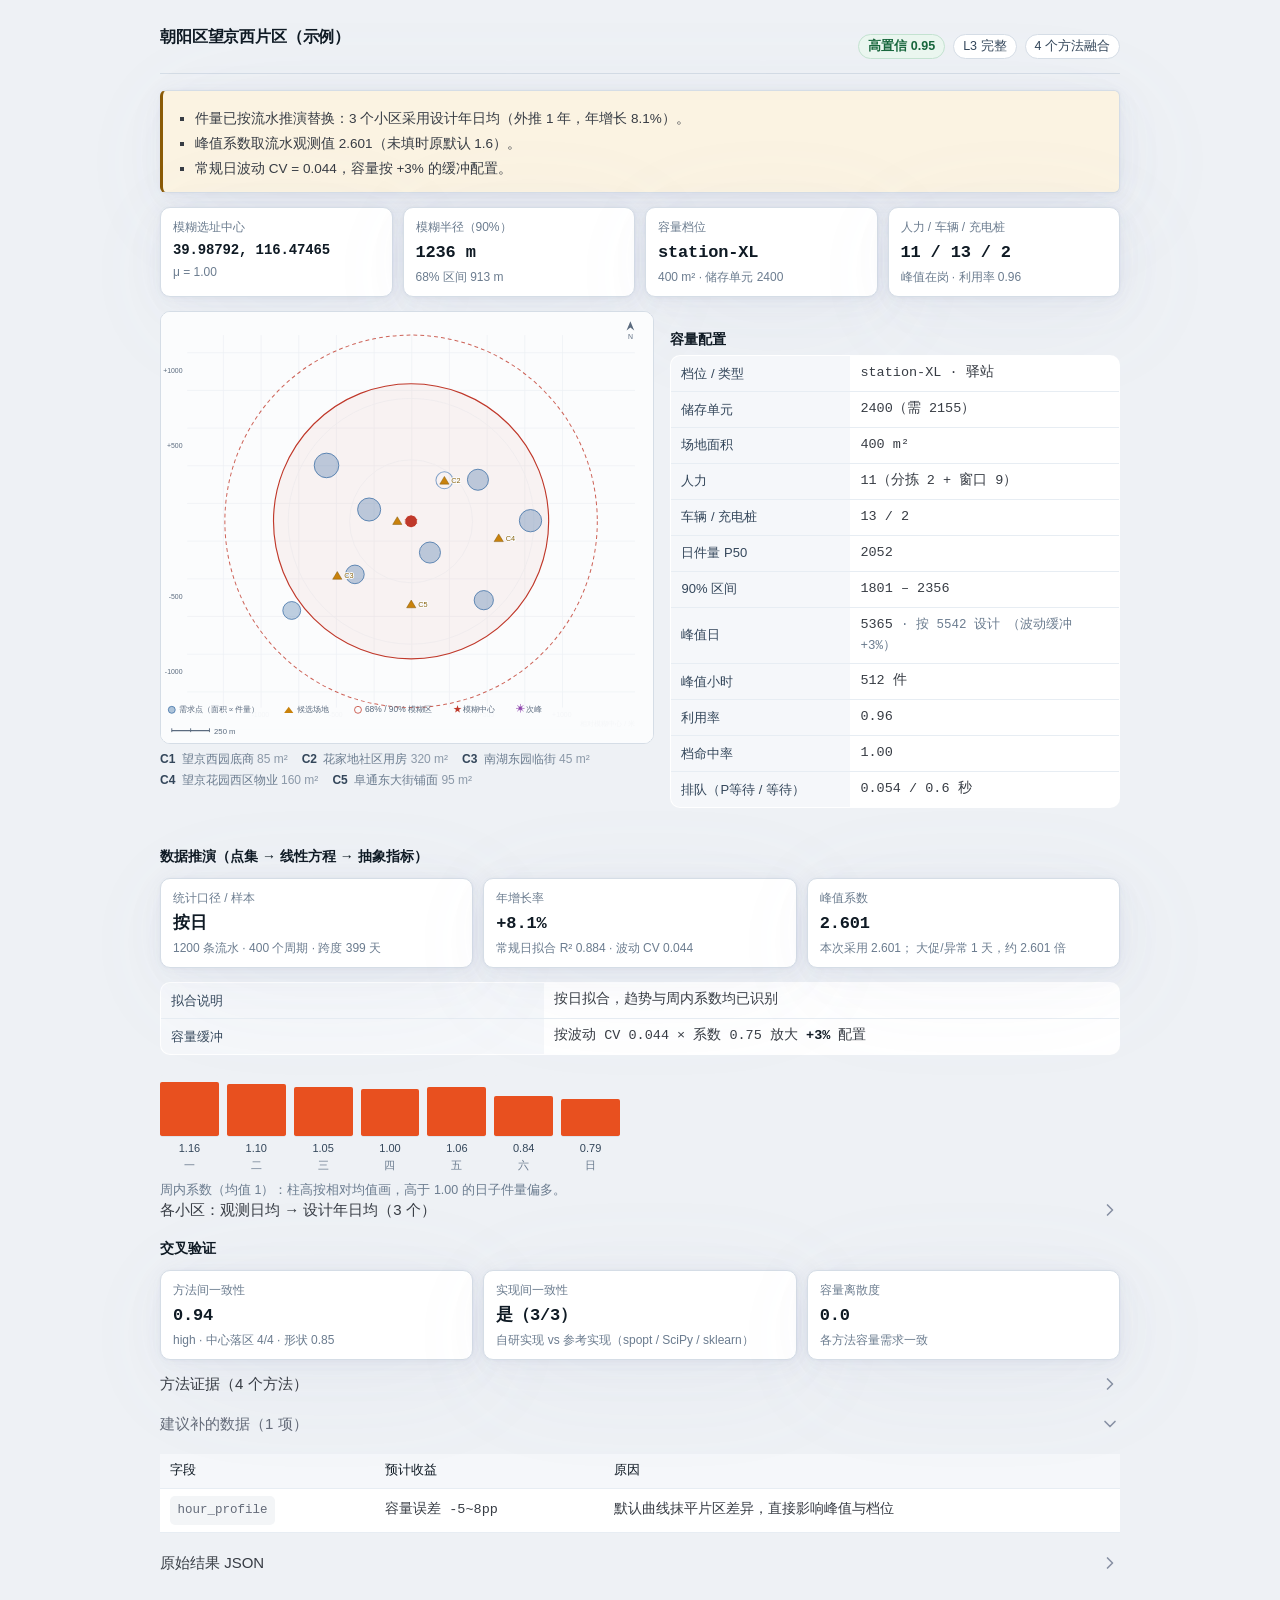
<file: docs/html/02-结果页.html>
<!doctype html>
<html lang="zh-CN" data-theme="light" data-dir="wayfinding">
<head>
<meta charset="utf-8">
<meta name="viewport" content="width=device-width, initial-scale=1">
<title>朝阳区望京西片区（示例） · 测算结果</title>
<style>@charset "UTF-8";/*!
 * Pico CSS ✨ v2.1.1 (https://picocss.com)
 * Copyright 2019-2025 - Licensed under MIT
 */:host,:root{--pico-font-family-emoji:"Apple Color Emoji","Segoe UI Emoji","Segoe UI Symbol","Noto Color Emoji";--pico-font-family-sans-serif:system-ui,"Segoe UI",Roboto,Oxygen,Ubuntu,Cantarell,Helvetica,Arial,"Helvetica Neue",sans-serif,var(--pico-font-family-emoji);--pico-font-family-monospace:ui-monospace,SFMono-Regular,"SF Mono",Menlo,Consolas,"Liberation Mono",monospace,var(--pico-font-family-emoji);--pico-font-family:var(--pico-font-family-sans-serif);--pico-line-height:1.5;--pico-font-weight:400;--pico-font-size:100%;--pico-text-underline-offset:0.1rem;--pico-border-radius:0.25rem;--pico-border-width:0.0625rem;--pico-outline-width:0.125rem;--pico-transition:0.2s ease-in-out;--pico-spacing:1rem;--pico-typography-spacing-vertical:1rem;--pico-block-spacing-vertical:var(--pico-spacing);--pico-block-spacing-horizontal:var(--pico-spacing);--pico-grid-column-gap:var(--pico-spacing);--pico-grid-row-gap:var(--pico-spacing);--pico-form-element-spacing-vertical:0.75rem;--pico-form-element-spacing-horizontal:1rem;--pico-group-box-shadow:0 0 0 rgba(0, 0, 0, 0);--pico-group-box-shadow-focus-with-button:0 0 0 var(--pico-outline-width) var(--pico-primary-focus);--pico-group-box-shadow-focus-with-input:0 0 0 0.0625rem var(--pico-form-element-border-color);--pico-modal-overlay-backdrop-filter:blur(0.375rem);--pico-nav-element-spacing-vertical:1rem;--pico-nav-element-spacing-horizontal:0.5rem;--pico-nav-link-spacing-vertical:0.5rem;--pico-nav-link-spacing-horizontal:0.5rem;--pico-nav-breadcrumb-divider:">";--pico-icon-checkbox:url("data:image/svg+xml,%3Csvg xmlns='http://www.w3.org/2000/svg' width='24' height='24' viewBox='0 0 24 24' fill='none' stroke='rgb(255, 255, 255)' stroke-width='4' stroke-linecap='round' stroke-linejoin='round'%3E%3Cpolyline points='20 6 9 17 4 12'%3E%3C/polyline%3E%3C/svg%3E");--pico-icon-minus:url("data:image/svg+xml,%3Csvg xmlns='http://www.w3.org/2000/svg' width='24' height='24' viewBox='0 0 24 24' fill='none' stroke='rgb(255, 255, 255)' stroke-width='4' stroke-linecap='round' stroke-linejoin='round'%3E%3Cline x1='5' y1='12' x2='19' y2='12'%3E%3C/line%3E%3C/svg%3E");--pico-icon-chevron:url("data:image/svg+xml,%3Csvg xmlns='http://www.w3.org/2000/svg' width='24' height='24' viewBox='0 0 24 24' fill='none' stroke='rgb(136, 145, 164)' stroke-width='2' stroke-linecap='round' stroke-linejoin='round'%3E%3Cpolyline points='6 9 12 15 18 9'%3E%3C/polyline%3E%3C/svg%3E");--pico-icon-date:url("data:image/svg+xml,%3Csvg xmlns='http://www.w3.org/2000/svg' width='24' height='24' viewBox='0 0 24 24' fill='none' stroke='rgb(136, 145, 164)' stroke-width='2' stroke-linecap='round' stroke-linejoin='round'%3E%3Crect x='3' y='4' width='18' height='18' rx='2' ry='2'%3E%3C/rect%3E%3Cline x1='16' y1='2' x2='16' y2='6'%3E%3C/line%3E%3Cline x1='8' y1='2' x2='8' y2='6'%3E%3C/line%3E%3Cline x1='3' y1='10' x2='21' y2='10'%3E%3C/line%3E%3C/svg%3E");--pico-icon-time:url("data:image/svg+xml,%3Csvg xmlns='http://www.w3.org/2000/svg' width='24' height='24' viewBox='0 0 24 24' fill='none' stroke='rgb(136, 145, 164)' stroke-width='2' stroke-linecap='round' stroke-linejoin='round'%3E%3Ccircle cx='12' cy='12' r='10'%3E%3C/circle%3E%3Cpolyline points='12 6 12 12 16 14'%3E%3C/polyline%3E%3C/svg%3E");--pico-icon-search:url("data:image/svg+xml,%3Csvg xmlns='http://www.w3.org/2000/svg' width='24' height='24' viewBox='0 0 24 24' fill='none' stroke='rgb(136, 145, 164)' stroke-width='1.5' stroke-linecap='round' stroke-linejoin='round'%3E%3Ccircle cx='11' cy='11' r='8'%3E%3C/circle%3E%3Cline x1='21' y1='21' x2='16.65' y2='16.65'%3E%3C/line%3E%3C/svg%3E");--pico-icon-close:url("data:image/svg+xml,%3Csvg xmlns='http://www.w3.org/2000/svg' width='24' height='24' viewBox='0 0 24 24' fill='none' stroke='rgb(136, 145, 164)' stroke-width='3' stroke-linecap='round' stroke-linejoin='round'%3E%3Cline x1='18' y1='6' x2='6' y2='18'%3E%3C/line%3E%3Cline x1='6' y1='6' x2='18' y2='18'%3E%3C/line%3E%3C/svg%3E");--pico-icon-loading:url("data:image/svg+xml,%3Csvg fill='none' height='24' width='24' viewBox='0 0 24 24' xmlns='http://www.w3.org/2000/svg' %3E%3Cstyle%3E g %7B animation: rotate 2s linear infinite; transform-origin: center center; %7D circle %7B stroke-dasharray: 75,100; stroke-dashoffset: -5; animation: dash 1.5s ease-in-out infinite; stroke-linecap: round; %7D @keyframes rotate %7B 0%25 %7B transform: rotate(0deg); %7D 100%25 %7B transform: rotate(360deg); %7D %7D @keyframes dash %7B 0%25 %7B stroke-dasharray: 1,100; stroke-dashoffset: 0; %7D 50%25 %7B stroke-dasharray: 44.5,100; stroke-dashoffset: -17.5; %7D 100%25 %7B stroke-dasharray: 44.5,100; stroke-dashoffset: -62; %7D %7D %3C/style%3E%3Cg%3E%3Ccircle cx='12' cy='12' r='10' fill='none' stroke='rgb(136, 145, 164)' stroke-width='4' /%3E%3C/g%3E%3C/svg%3E")}@media (min-width:576px){:host,:root{--pico-font-size:106.25%}}@media (min-width:768px){:host,:root{--pico-font-size:112.5%}}@media (min-width:1024px){:host,:root{--pico-font-size:118.75%}}@media (min-width:1280px){:host,:root{--pico-font-size:125%}}@media (min-width:1536px){:host,:root{--pico-font-size:131.25%}}a{--pico-text-decoration:underline}a.contrast,a.secondary{--pico-text-decoration:underline}small{--pico-font-size:0.875em}h1,h2,h3,h4,h5,h6{--pico-font-weight:700}h1{--pico-font-size:2rem;--pico-line-height:1.125;--pico-typography-spacing-top:3rem}h2{--pico-font-size:1.75rem;--pico-line-height:1.15;--pico-typography-spacing-top:2.625rem}h3{--pico-font-size:1.5rem;--pico-line-height:1.175;--pico-typography-spacing-top:2.25rem}h4{--pico-font-size:1.25rem;--pico-line-height:1.2;--pico-typography-spacing-top:1.874rem}h5{--pico-font-size:1.125rem;--pico-line-height:1.225;--pico-typography-spacing-top:1.6875rem}h6{--pico-font-size:1rem;--pico-line-height:1.25;--pico-typography-spacing-top:1.5rem}tfoot td,tfoot th,thead td,thead th{--pico-font-weight:600;--pico-border-width:0.1875rem}code,kbd,pre,samp{--pico-font-family:var(--pico-font-family-monospace)}kbd{--pico-font-weight:bolder}:where(select,textarea),input:not([type=submit],[type=button],[type=reset],[type=checkbox],[type=radio],[type=file]){--pico-outline-width:0.0625rem}[type=search]{--pico-border-radius:5rem}[type=checkbox],[type=radio]{--pico-border-width:0.125rem}[type=checkbox][role=switch]{--pico-border-width:0.1875rem}details.dropdown summary:not([role=button]){--pico-outline-width:0.0625rem}nav details.dropdown summary:focus-visible{--pico-outline-width:0.125rem}[role=search]{--pico-border-radius:5rem}[role=group]:has(button.secondary:focus,[type=submit].secondary:focus,[type=button].secondary:focus,[role=button].secondary:focus),[role=search]:has(button.secondary:focus,[type=submit].secondary:focus,[type=button].secondary:focus,[role=button].secondary:focus){--pico-group-box-shadow-focus-with-button:0 0 0 var(--pico-outline-width) var(--pico-secondary-focus)}[role=group]:has(button.contrast:focus,[type=submit].contrast:focus,[type=button].contrast:focus,[role=button].contrast:focus),[role=search]:has(button.contrast:focus,[type=submit].contrast:focus,[type=button].contrast:focus,[role=button].contrast:focus){--pico-group-box-shadow-focus-with-button:0 0 0 var(--pico-outline-width) var(--pico-contrast-focus)}[role=group] [role=button],[role=group] [type=button],[role=group] [type=submit],[role=group] button,[role=search] [role=button],[role=search] [type=button],[role=search] [type=submit],[role=search] button{--pico-form-element-spacing-horizontal:2rem}details summary[role=button]:not(.outline)::after{filter:brightness(0) invert(1)}[aria-busy=true]:not(input,select,textarea):is(button,[type=submit],[type=button],[type=reset],[role=button]):not(.outline)::before{filter:brightness(0) invert(1)}:host(:not([data-theme=dark])),:root:not([data-theme=dark]),[data-theme=light]{color-scheme:light;--pico-background-color:#fff;--pico-color:#373c44;--pico-text-selection-color:rgba(2, 154, 232, 0.25);--pico-muted-color:#646b79;--pico-muted-border-color:rgb(231, 234, 239.5);--pico-primary:#0172ad;--pico-primary-background:#0172ad;--pico-primary-border:var(--pico-primary-background);--pico-primary-underline:rgba(1, 114, 173, 0.5);--pico-primary-hover:#015887;--pico-primary-hover-background:#02659a;--pico-primary-hover-border:var(--pico-primary-hover-background);--pico-primary-hover-underline:var(--pico-primary-hover);--pico-primary-focus:rgba(2, 154, 232, 0.5);--pico-primary-inverse:#fff;--pico-secondary:#5d6b89;--pico-secondary-background:#525f7a;--pico-secondary-border:var(--pico-secondary-background);--pico-secondary-underline:rgba(93, 107, 137, 0.5);--pico-secondary-hover:#48536b;--pico-secondary-hover-background:#48536b;--pico-secondary-hover-border:var(--pico-secondary-hover-background);--pico-secondary-hover-underline:var(--pico-secondary-hover);--pico-secondary-focus:rgba(93, 107, 137, 0.25);--pico-secondary-inverse:#fff;--pico-contrast:#181c25;--pico-contrast-background:#181c25;--pico-contrast-border:var(--pico-contrast-background);--pico-contrast-underline:rgba(24, 28, 37, 0.5);--pico-contrast-hover:#000;--pico-contrast-hover-background:#000;--pico-contrast-hover-border:var(--pico-contrast-hover-background);--pico-contrast-hover-underline:var(--pico-secondary-hover);--pico-contrast-focus:rgba(93, 107, 137, 0.25);--pico-contrast-inverse:#fff;--pico-box-shadow:0.0145rem 0.029rem 0.174rem rgba(129, 145, 181, 0.01698),0.0335rem 0.067rem 0.402rem rgba(129, 145, 181, 0.024),0.0625rem 0.125rem 0.75rem rgba(129, 145, 181, 0.03),0.1125rem 0.225rem 1.35rem rgba(129, 145, 181, 0.036),0.2085rem 0.417rem 2.502rem rgba(129, 145, 181, 0.04302),0.5rem 1rem 6rem rgba(129, 145, 181, 0.06),0 0 0 0.0625rem rgba(129, 145, 181, 0.015);--pico-h1-color:#2d3138;--pico-h2-color:#373c44;--pico-h3-color:#424751;--pico-h4-color:#4d535e;--pico-h5-color:#5c6370;--pico-h6-color:#646b79;--pico-mark-background-color:rgb(252.5, 230.5, 191.5);--pico-mark-color:#0f1114;--pico-ins-color:rgb(28.5, 105.5, 84);--pico-del-color:rgb(136, 56.5, 53);--pico-blockquote-border-color:var(--pico-muted-border-color);--pico-blockquote-footer-color:var(--pico-muted-color);--pico-button-box-shadow:0 0 0 rgba(0, 0, 0, 0);--pico-button-hover-box-shadow:0 0 0 rgba(0, 0, 0, 0);--pico-table-border-color:var(--pico-muted-border-color);--pico-table-row-stripped-background-color:rgba(111, 120, 135, 0.0375);--pico-code-background-color:rgb(243, 244.5, 246.75);--pico-code-color:#646b79;--pico-code-kbd-background-color:var(--pico-color);--pico-code-kbd-color:var(--pico-background-color);--pico-form-element-background-color:rgb(251, 251.5, 252.25);--pico-form-element-selected-background-color:#dfe3eb;--pico-form-element-border-color:#cfd5e2;--pico-form-element-color:#23262c;--pico-form-element-placeholder-color:var(--pico-muted-color);--pico-form-element-active-background-color:#fff;--pico-form-element-active-border-color:var(--pico-primary-border);--pico-form-element-focus-color:var(--pico-primary-border);--pico-form-element-disabled-opacity:0.5;--pico-form-element-invalid-border-color:rgb(183.5, 105.5, 106.5);--pico-form-element-invalid-active-border-color:rgb(200.25, 79.25, 72.25);--pico-form-element-invalid-focus-color:var(--pico-form-element-invalid-active-border-color);--pico-form-element-valid-border-color:rgb(76, 154.5, 137.5);--pico-form-element-valid-active-border-color:rgb(39, 152.75, 118.75);--pico-form-element-valid-focus-color:var(--pico-form-element-valid-active-border-color);--pico-switch-background-color:#bfc7d9;--pico-switch-checked-background-color:var(--pico-primary-background);--pico-switch-color:#fff;--pico-switch-thumb-box-shadow:0 0 0 rgba(0, 0, 0, 0);--pico-range-border-color:#dfe3eb;--pico-range-active-border-color:#bfc7d9;--pico-range-thumb-border-color:var(--pico-background-color);--pico-range-thumb-color:var(--pico-secondary-background);--pico-range-thumb-active-color:var(--pico-primary-background);--pico-accordion-border-color:var(--pico-muted-border-color);--pico-accordion-active-summary-color:var(--pico-primary-hover);--pico-accordion-close-summary-color:var(--pico-color);--pico-accordion-open-summary-color:var(--pico-muted-color);--pico-card-background-color:var(--pico-background-color);--pico-card-border-color:var(--pico-muted-border-color);--pico-card-box-shadow:var(--pico-box-shadow);--pico-card-sectioning-background-color:rgb(251, 251.5, 252.25);--pico-dropdown-background-color:#fff;--pico-dropdown-border-color:#eff1f4;--pico-dropdown-box-shadow:var(--pico-box-shadow);--pico-dropdown-color:var(--pico-color);--pico-dropdown-hover-background-color:#eff1f4;--pico-loading-spinner-opacity:0.5;--pico-modal-overlay-background-color:rgba(232, 234, 237, 0.75);--pico-progress-background-color:#dfe3eb;--pico-progress-color:var(--pico-primary-background);--pico-tooltip-background-color:var(--pico-contrast-background);--pico-tooltip-color:var(--pico-contrast-inverse);--pico-icon-valid:url("data:image/svg+xml,%3Csvg xmlns='http://www.w3.org/2000/svg' width='24' height='24' viewBox='0 0 24 24' fill='none' stroke='rgb(76, 154.5, 137.5)' stroke-width='2' stroke-linecap='round' stroke-linejoin='round'%3E%3Cpolyline points='20 6 9 17 4 12'%3E%3C/polyline%3E%3C/svg%3E");--pico-icon-invalid:url("data:image/svg+xml,%3Csvg xmlns='http://www.w3.org/2000/svg' width='24' height='24' viewBox='0 0 24 24' fill='none' stroke='rgb(200.25, 79.25, 72.25)' stroke-width='2' stroke-linecap='round' stroke-linejoin='round'%3E%3Ccircle cx='12' cy='12' r='10'%3E%3C/circle%3E%3Cline x1='12' y1='8' x2='12' y2='12'%3E%3C/line%3E%3Cline x1='12' y1='16' x2='12.01' y2='16'%3E%3C/line%3E%3C/svg%3E")}:host(:not([data-theme=dark])) input:is([type=submit],[type=button],[type=reset],[type=checkbox],[type=radio],[type=file]),:root:not([data-theme=dark]) input:is([type=submit],[type=button],[type=reset],[type=checkbox],[type=radio],[type=file]),[data-theme=light] input:is([type=submit],[type=button],[type=reset],[type=checkbox],[type=radio],[type=file]){--pico-form-element-focus-color:var(--pico-primary-focus)}@media only screen and (prefers-color-scheme:dark){:host(:not([data-theme])),:root:not([data-theme]){color-scheme:dark;--pico-background-color:rgb(19, 22.5, 30.5);--pico-color:#c2c7d0;--pico-text-selection-color:rgba(1, 170, 255, 0.1875);--pico-muted-color:#7b8495;--pico-muted-border-color:#202632;--pico-primary:#01aaff;--pico-primary-background:#0172ad;--pico-primary-border:var(--pico-primary-background);--pico-primary-underline:rgba(1, 170, 255, 0.5);--pico-primary-hover:#79c0ff;--pico-primary-hover-background:#017fc0;--pico-primary-hover-border:var(--pico-primary-hover-background);--pico-primary-hover-underline:var(--pico-primary-hover);--pico-primary-focus:rgba(1, 170, 255, 0.375);--pico-primary-inverse:#fff;--pico-secondary:#969eaf;--pico-secondary-background:#525f7a;--pico-secondary-border:var(--pico-secondary-background);--pico-secondary-underline:rgba(150, 158, 175, 0.5);--pico-secondary-hover:#b3b9c5;--pico-secondary-hover-background:#5d6b89;--pico-secondary-hover-border:var(--pico-secondary-hover-background);--pico-secondary-hover-underline:var(--pico-secondary-hover);--pico-secondary-focus:rgba(144, 158, 190, 0.25);--pico-secondary-inverse:#fff;--pico-contrast:#dfe3eb;--pico-contrast-background:#eff1f4;--pico-contrast-border:var(--pico-contrast-background);--pico-contrast-underline:rgba(223, 227, 235, 0.5);--pico-contrast-hover:#fff;--pico-contrast-hover-background:#fff;--pico-contrast-hover-border:var(--pico-contrast-hover-background);--pico-contrast-hover-underline:var(--pico-contrast-hover);--pico-contrast-focus:rgba(207, 213, 226, 0.25);--pico-contrast-inverse:#000;--pico-box-shadow:0.0145rem 0.029rem 0.174rem rgba(7, 8.5, 12, 0.01698),0.0335rem 0.067rem 0.402rem rgba(7, 8.5, 12, 0.024),0.0625rem 0.125rem 0.75rem rgba(7, 8.5, 12, 0.03),0.1125rem 0.225rem 1.35rem rgba(7, 8.5, 12, 0.036),0.2085rem 0.417rem 2.502rem rgba(7, 8.5, 12, 0.04302),0.5rem 1rem 6rem rgba(7, 8.5, 12, 0.06),0 0 0 0.0625rem rgba(7, 8.5, 12, 0.015);--pico-h1-color:#f0f1f3;--pico-h2-color:#e0e3e7;--pico-h3-color:#c2c7d0;--pico-h4-color:#b3b9c5;--pico-h5-color:#a4acba;--pico-h6-color:#8891a4;--pico-mark-background-color:#014063;--pico-mark-color:#fff;--pico-ins-color:#62af9a;--pico-del-color:rgb(205.5, 126, 123);--pico-blockquote-border-color:var(--pico-muted-border-color);--pico-blockquote-footer-color:var(--pico-muted-color);--pico-button-box-shadow:0 0 0 rgba(0, 0, 0, 0);--pico-button-hover-box-shadow:0 0 0 rgba(0, 0, 0, 0);--pico-table-border-color:var(--pico-muted-border-color);--pico-table-row-stripped-background-color:rgba(111, 120, 135, 0.0375);--pico-code-background-color:rgb(26, 30.5, 40.25);--pico-code-color:#8891a4;--pico-code-kbd-background-color:var(--pico-color);--pico-code-kbd-color:var(--pico-background-color);--pico-form-element-background-color:rgb(28, 33, 43.5);--pico-form-element-selected-background-color:#2a3140;--pico-form-element-border-color:#2a3140;--pico-form-element-color:#e0e3e7;--pico-form-element-placeholder-color:#8891a4;--pico-form-element-active-background-color:rgb(26, 30.5, 40.25);--pico-form-element-active-border-color:var(--pico-primary-border);--pico-form-element-focus-color:var(--pico-primary-border);--pico-form-element-disabled-opacity:0.5;--pico-form-element-invalid-border-color:rgb(149.5, 74, 80);--pico-form-element-invalid-active-border-color:rgb(183.25, 63.5, 59);--pico-form-element-invalid-focus-color:var(--pico-form-element-invalid-active-border-color);--pico-form-element-valid-border-color:#2a7b6f;--pico-form-element-valid-active-border-color:rgb(22, 137, 105.5);--pico-form-element-valid-focus-color:var(--pico-form-element-valid-active-border-color);--pico-switch-background-color:#333c4e;--pico-switch-checked-background-color:var(--pico-primary-background);--pico-switch-color:#fff;--pico-switch-thumb-box-shadow:0 0 0 rgba(0, 0, 0, 0);--pico-range-border-color:#202632;--pico-range-active-border-color:#2a3140;--pico-range-thumb-border-color:var(--pico-background-color);--pico-range-thumb-color:var(--pico-secondary-background);--pico-range-thumb-active-color:var(--pico-primary-background);--pico-accordion-border-color:var(--pico-muted-border-color);--pico-accordion-active-summary-color:var(--pico-primary-hover);--pico-accordion-close-summary-color:var(--pico-color);--pico-accordion-open-summary-color:var(--pico-muted-color);--pico-card-background-color:#181c25;--pico-card-border-color:var(--pico-card-background-color);--pico-card-box-shadow:var(--pico-box-shadow);--pico-card-sectioning-background-color:rgb(26, 30.5, 40.25);--pico-dropdown-background-color:#181c25;--pico-dropdown-border-color:#202632;--pico-dropdown-box-shadow:var(--pico-box-shadow);--pico-dropdown-color:var(--pico-color);--pico-dropdown-hover-background-color:#202632;--pico-loading-spinner-opacity:0.5;--pico-modal-overlay-background-color:rgba(7.5, 8.5, 10, 0.75);--pico-progress-background-color:#202632;--pico-progress-color:var(--pico-primary-background);--pico-tooltip-background-color:var(--pico-contrast-background);--pico-tooltip-color:var(--pico-contrast-inverse);--pico-icon-valid:url("data:image/svg+xml,%3Csvg xmlns='http://www.w3.org/2000/svg' width='24' height='24' viewBox='0 0 24 24' fill='none' stroke='rgb(42, 123, 111)' stroke-width='2' stroke-linecap='round' stroke-linejoin='round'%3E%3Cpolyline points='20 6 9 17 4 12'%3E%3C/polyline%3E%3C/svg%3E");--pico-icon-invalid:url("data:image/svg+xml,%3Csvg xmlns='http://www.w3.org/2000/svg' width='24' height='24' viewBox='0 0 24 24' fill='none' stroke='rgb(149.5, 74, 80)' stroke-width='2' stroke-linecap='round' stroke-linejoin='round'%3E%3Ccircle cx='12' cy='12' r='10'%3E%3C/circle%3E%3Cline x1='12' y1='8' x2='12' y2='12'%3E%3C/line%3E%3Cline x1='12' y1='16' x2='12.01' y2='16'%3E%3C/line%3E%3C/svg%3E")}:host(:not([data-theme])) input:is([type=submit],[type=button],[type=reset],[type=checkbox],[type=radio],[type=file]),:root:not([data-theme]) input:is([type=submit],[type=button],[type=reset],[type=checkbox],[type=radio],[type=file]){--pico-form-element-focus-color:var(--pico-primary-focus)}:host(:not([data-theme])) details summary[role=button].contrast:not(.outline)::after,:root:not([data-theme]) details summary[role=button].contrast:not(.outline)::after{filter:brightness(0)}:host(:not([data-theme])) [aria-busy=true]:not(input,select,textarea).contrast:is(button,[type=submit],[type=button],[type=reset],[role=button]):not(.outline)::before,:root:not([data-theme]) [aria-busy=true]:not(input,select,textarea).contrast:is(button,[type=submit],[type=button],[type=reset],[role=button]):not(.outline)::before{filter:brightness(0)}}[data-theme=dark]{color-scheme:dark;--pico-background-color:rgb(19, 22.5, 30.5);--pico-color:#c2c7d0;--pico-text-selection-color:rgba(1, 170, 255, 0.1875);--pico-muted-color:#7b8495;--pico-muted-border-color:#202632;--pico-primary:#01aaff;--pico-primary-background:#0172ad;--pico-primary-border:var(--pico-primary-background);--pico-primary-underline:rgba(1, 170, 255, 0.5);--pico-primary-hover:#79c0ff;--pico-primary-hover-background:#017fc0;--pico-primary-hover-border:var(--pico-primary-hover-background);--pico-primary-hover-underline:var(--pico-primary-hover);--pico-primary-focus:rgba(1, 170, 255, 0.375);--pico-primary-inverse:#fff;--pico-secondary:#969eaf;--pico-secondary-background:#525f7a;--pico-secondary-border:var(--pico-secondary-background);--pico-secondary-underline:rgba(150, 158, 175, 0.5);--pico-secondary-hover:#b3b9c5;--pico-secondary-hover-background:#5d6b89;--pico-secondary-hover-border:var(--pico-secondary-hover-background);--pico-secondary-hover-underline:var(--pico-secondary-hover);--pico-secondary-focus:rgba(144, 158, 190, 0.25);--pico-secondary-inverse:#fff;--pico-contrast:#dfe3eb;--pico-contrast-background:#eff1f4;--pico-contrast-border:var(--pico-contrast-background);--pico-contrast-underline:rgba(223, 227, 235, 0.5);--pico-contrast-hover:#fff;--pico-contrast-hover-background:#fff;--pico-contrast-hover-border:var(--pico-contrast-hover-background);--pico-contrast-hover-underline:var(--pico-contrast-hover);--pico-contrast-focus:rgba(207, 213, 226, 0.25);--pico-contrast-inverse:#000;--pico-box-shadow:0.0145rem 0.029rem 0.174rem rgba(7, 8.5, 12, 0.01698),0.0335rem 0.067rem 0.402rem rgba(7, 8.5, 12, 0.024),0.0625rem 0.125rem 0.75rem rgba(7, 8.5, 12, 0.03),0.1125rem 0.225rem 1.35rem rgba(7, 8.5, 12, 0.036),0.2085rem 0.417rem 2.502rem rgba(7, 8.5, 12, 0.04302),0.5rem 1rem 6rem rgba(7, 8.5, 12, 0.06),0 0 0 0.0625rem rgba(7, 8.5, 12, 0.015);--pico-h1-color:#f0f1f3;--pico-h2-color:#e0e3e7;--pico-h3-color:#c2c7d0;--pico-h4-color:#b3b9c5;--pico-h5-color:#a4acba;--pico-h6-color:#8891a4;--pico-mark-background-color:#014063;--pico-mark-color:#fff;--pico-ins-color:#62af9a;--pico-del-color:rgb(205.5, 126, 123);--pico-blockquote-border-color:var(--pico-muted-border-color);--pico-blockquote-footer-color:var(--pico-muted-color);--pico-button-box-shadow:0 0 0 rgba(0, 0, 0, 0);--pico-button-hover-box-shadow:0 0 0 rgba(0, 0, 0, 0);--pico-table-border-color:var(--pico-muted-border-color);--pico-table-row-stripped-background-color:rgba(111, 120, 135, 0.0375);--pico-code-background-color:rgb(26, 30.5, 40.25);--pico-code-color:#8891a4;--pico-code-kbd-background-color:var(--pico-color);--pico-code-kbd-color:var(--pico-background-color);--pico-form-element-background-color:rgb(28, 33, 43.5);--pico-form-element-selected-background-color:#2a3140;--pico-form-element-border-color:#2a3140;--pico-form-element-color:#e0e3e7;--pico-form-element-placeholder-color:#8891a4;--pico-form-element-active-background-color:rgb(26, 30.5, 40.25);--pico-form-element-active-border-color:var(--pico-primary-border);--pico-form-element-focus-color:var(--pico-primary-border);--pico-form-element-disabled-opacity:0.5;--pico-form-element-invalid-border-color:rgb(149.5, 74, 80);--pico-form-element-invalid-active-border-color:rgb(183.25, 63.5, 59);--pico-form-element-invalid-focus-color:var(--pico-form-element-invalid-active-border-color);--pico-form-element-valid-border-color:#2a7b6f;--pico-form-element-valid-active-border-color:rgb(22, 137, 105.5);--pico-form-element-valid-focus-color:var(--pico-form-element-valid-active-border-color);--pico-switch-background-color:#333c4e;--pico-switch-checked-background-color:var(--pico-primary-background);--pico-switch-color:#fff;--pico-switch-thumb-box-shadow:0 0 0 rgba(0, 0, 0, 0);--pico-range-border-color:#202632;--pico-range-active-border-color:#2a3140;--pico-range-thumb-border-color:var(--pico-background-color);--pico-range-thumb-color:var(--pico-secondary-background);--pico-range-thumb-active-color:var(--pico-primary-background);--pico-accordion-border-color:var(--pico-muted-border-color);--pico-accordion-active-summary-color:var(--pico-primary-hover);--pico-accordion-close-summary-color:var(--pico-color);--pico-accordion-open-summary-color:var(--pico-muted-color);--pico-card-background-color:#181c25;--pico-card-border-color:var(--pico-card-background-color);--pico-card-box-shadow:var(--pico-box-shadow);--pico-card-sectioning-background-color:rgb(26, 30.5, 40.25);--pico-dropdown-background-color:#181c25;--pico-dropdown-border-color:#202632;--pico-dropdown-box-shadow:var(--pico-box-shadow);--pico-dropdown-color:var(--pico-color);--pico-dropdown-hover-background-color:#202632;--pico-loading-spinner-opacity:0.5;--pico-modal-overlay-background-color:rgba(7.5, 8.5, 10, 0.75);--pico-progress-background-color:#202632;--pico-progress-color:var(--pico-primary-background);--pico-tooltip-background-color:var(--pico-contrast-background);--pico-tooltip-color:var(--pico-contrast-inverse);--pico-icon-valid:url("data:image/svg+xml,%3Csvg xmlns='http://www.w3.org/2000/svg' width='24' height='24' viewBox='0 0 24 24' fill='none' stroke='rgb(42, 123, 111)' stroke-width='2' stroke-linecap='round' stroke-linejoin='round'%3E%3Cpolyline points='20 6 9 17 4 12'%3E%3C/polyline%3E%3C/svg%3E");--pico-icon-invalid:url("data:image/svg+xml,%3Csvg xmlns='http://www.w3.org/2000/svg' width='24' height='24' viewBox='0 0 24 24' fill='none' stroke='rgb(149.5, 74, 80)' stroke-width='2' stroke-linecap='round' stroke-linejoin='round'%3E%3Ccircle cx='12' cy='12' r='10'%3E%3C/circle%3E%3Cline x1='12' y1='8' x2='12' y2='12'%3E%3C/line%3E%3Cline x1='12' y1='16' x2='12.01' y2='16'%3E%3C/line%3E%3C/svg%3E")}[data-theme=dark] input:is([type=submit],[type=button],[type=reset],[type=checkbox],[type=radio],[type=file]){--pico-form-element-focus-color:var(--pico-primary-focus)}[data-theme=dark] details summary[role=button].contrast:not(.outline)::after{filter:brightness(0)}[data-theme=dark] [aria-busy=true]:not(input,select,textarea).contrast:is(button,[type=submit],[type=button],[type=reset],[role=button]):not(.outline)::before{filter:brightness(0)}[type=checkbox],[type=radio],[type=range],progress{accent-color:var(--pico-primary)}*,::after,::before{box-sizing:border-box;background-repeat:no-repeat}::after,::before{text-decoration:inherit;vertical-align:inherit}:where(:host),:where(:root){-webkit-tap-highlight-color:transparent;-webkit-text-size-adjust:100%;-moz-text-size-adjust:100%;text-size-adjust:100%;background-color:var(--pico-background-color);color:var(--pico-color);font-weight:var(--pico-font-weight);font-size:var(--pico-font-size);line-height:var(--pico-line-height);font-family:var(--pico-font-family);text-underline-offset:var(--pico-text-underline-offset);text-rendering:optimizeLegibility;overflow-wrap:break-word;-moz-tab-size:4;-o-tab-size:4;tab-size:4}body{width:100%;margin:0}main{display:block}body>footer,body>header,body>main{padding-block:var(--pico-block-spacing-vertical)}section{margin-bottom:var(--pico-block-spacing-vertical)}.container,.container-fluid{width:100%;margin-right:auto;margin-left:auto;padding-right:var(--pico-spacing);padding-left:var(--pico-spacing)}@media (min-width:576px){.container{max-width:510px;padding-right:0;padding-left:0}}@media (min-width:768px){.container{max-width:700px}}@media (min-width:1024px){.container{max-width:950px}}@media (min-width:1280px){.container{max-width:1200px}}@media (min-width:1536px){.container{max-width:1450px}}.grid{grid-column-gap:var(--pico-grid-column-gap);grid-row-gap:var(--pico-grid-row-gap);display:grid;grid-template-columns:1fr}@media (min-width:768px){.grid{grid-template-columns:repeat(auto-fit,minmax(0%,1fr))}}.grid>*{min-width:0}.overflow-auto{overflow:auto}b,strong{font-weight:bolder}sub,sup{position:relative;font-size:.75em;line-height:0;vertical-align:baseline}sub{bottom:-.25em}sup{top:-.5em}address,blockquote,dl,ol,p,pre,table,ul{margin-top:0;margin-bottom:var(--pico-typography-spacing-vertical);color:var(--pico-color);font-style:normal;font-weight:var(--pico-font-weight)}h1,h2,h3,h4,h5,h6{margin-top:0;margin-bottom:var(--pico-typography-spacing-vertical);color:var(--pico-color);font-weight:var(--pico-font-weight);font-size:var(--pico-font-size);line-height:var(--pico-line-height);font-family:var(--pico-font-family)}h1{--pico-color:var(--pico-h1-color)}h2{--pico-color:var(--pico-h2-color)}h3{--pico-color:var(--pico-h3-color)}h4{--pico-color:var(--pico-h4-color)}h5{--pico-color:var(--pico-h5-color)}h6{--pico-color:var(--pico-h6-color)}:where(article,address,blockquote,dl,figure,form,ol,p,pre,table,ul)~:is(h1,h2,h3,h4,h5,h6){margin-top:var(--pico-typography-spacing-top)}p{margin-bottom:var(--pico-typography-spacing-vertical)}hgroup{margin-bottom:var(--pico-typography-spacing-vertical)}hgroup>*{margin-top:0;margin-bottom:0}hgroup>:not(:first-child):last-child{--pico-color:var(--pico-muted-color);--pico-font-weight:unset;font-size:1rem}:where(ol,ul) li{margin-bottom:calc(var(--pico-typography-spacing-vertical) * .25)}:where(dl,ol,ul) :where(dl,ol,ul){margin:0;margin-top:calc(var(--pico-typography-spacing-vertical) * .25)}ul li{list-style:square}mark{padding:.125rem .25rem;background-color:var(--pico-mark-background-color);color:var(--pico-mark-color);vertical-align:baseline}blockquote{display:block;margin:var(--pico-typography-spacing-vertical) 0;padding:var(--pico-spacing);border-right:none;border-left:.25rem solid var(--pico-blockquote-border-color);border-inline-start:0.25rem solid var(--pico-blockquote-border-color);border-inline-end:none}blockquote footer{margin-top:calc(var(--pico-typography-spacing-vertical) * .5);color:var(--pico-blockquote-footer-color)}abbr[title]{border-bottom:1px dotted;text-decoration:none;cursor:help}ins{color:var(--pico-ins-color);text-decoration:none}del{color:var(--pico-del-color)}::-moz-selection{background-color:var(--pico-text-selection-color)}::selection{background-color:var(--pico-text-selection-color)}:where(a:not([role=button])),[role=link]{--pico-color:var(--pico-primary);--pico-background-color:transparent;--pico-underline:var(--pico-primary-underline);outline:0;background-color:var(--pico-background-color);color:var(--pico-color);-webkit-text-decoration:var(--pico-text-decoration);text-decoration:var(--pico-text-decoration);text-decoration-color:var(--pico-underline);text-underline-offset:0.125em;transition:background-color var(--pico-transition),color var(--pico-transition),box-shadow var(--pico-transition),-webkit-text-decoration var(--pico-transition);transition:background-color var(--pico-transition),color var(--pico-transition),text-decoration var(--pico-transition),box-shadow var(--pico-transition);transition:background-color var(--pico-transition),color var(--pico-transition),text-decoration var(--pico-transition),box-shadow var(--pico-transition),-webkit-text-decoration var(--pico-transition)}:where(a:not([role=button])):is([aria-current]:not([aria-current=false]),:hover,:active,:focus),[role=link]:is([aria-current]:not([aria-current=false]),:hover,:active,:focus){--pico-color:var(--pico-primary-hover);--pico-underline:var(--pico-primary-hover-underline);--pico-text-decoration:underline}:where(a:not([role=button])):focus-visible,[role=link]:focus-visible{box-shadow:0 0 0 var(--pico-outline-width) var(--pico-primary-focus)}:where(a:not([role=button])).secondary,[role=link].secondary{--pico-color:var(--pico-secondary);--pico-underline:var(--pico-secondary-underline)}:where(a:not([role=button])).secondary:is([aria-current]:not([aria-current=false]),:hover,:active,:focus),[role=link].secondary:is([aria-current]:not([aria-current=false]),:hover,:active,:focus){--pico-color:var(--pico-secondary-hover);--pico-underline:var(--pico-secondary-hover-underline)}:where(a:not([role=button])).contrast,[role=link].contrast{--pico-color:var(--pico-contrast);--pico-underline:var(--pico-contrast-underline)}:where(a:not([role=button])).contrast:is([aria-current]:not([aria-current=false]),:hover,:active,:focus),[role=link].contrast:is([aria-current]:not([aria-current=false]),:hover,:active,:focus){--pico-color:var(--pico-contrast-hover);--pico-underline:var(--pico-contrast-hover-underline)}a[role=button]{display:inline-block}button{margin:0;overflow:visible;font-family:inherit;text-transform:none}[type=button],[type=reset],[type=submit],button{-webkit-appearance:button}[role=button],[type=button],[type=file]::file-selector-button,[type=reset],[type=submit],button{--pico-background-color:var(--pico-primary-background);--pico-border-color:var(--pico-primary-border);--pico-color:var(--pico-primary-inverse);--pico-box-shadow:var(--pico-button-box-shadow, 0 0 0 rgba(0, 0, 0, 0));padding:var(--pico-form-element-spacing-vertical) var(--pico-form-element-spacing-horizontal);border:var(--pico-border-width) solid var(--pico-border-color);border-radius:var(--pico-border-radius);outline:0;background-color:var(--pico-background-color);box-shadow:var(--pico-box-shadow);color:var(--pico-color);font-weight:var(--pico-font-weight);font-size:1rem;line-height:var(--pico-line-height);text-align:center;text-decoration:none;cursor:pointer;-webkit-user-select:none;-moz-user-select:none;user-select:none;transition:background-color var(--pico-transition),border-color var(--pico-transition),color var(--pico-transition),box-shadow var(--pico-transition)}[role=button]:is(:hover,:active,:focus),[role=button]:is([aria-current]:not([aria-current=false])),[type=button]:is(:hover,:active,:focus),[type=button]:is([aria-current]:not([aria-current=false])),[type=file]::file-selector-button:is(:hover,:active,:focus),[type=file]::file-selector-button:is([aria-current]:not([aria-current=false])),[type=reset]:is(:hover,:active,:focus),[type=reset]:is([aria-current]:not([aria-current=false])),[type=submit]:is(:hover,:active,:focus),[type=submit]:is([aria-current]:not([aria-current=false])),button:is(:hover,:active,:focus),button:is([aria-current]:not([aria-current=false])){--pico-background-color:var(--pico-primary-hover-background);--pico-border-color:var(--pico-primary-hover-border);--pico-box-shadow:var(--pico-button-hover-box-shadow, 0 0 0 rgba(0, 0, 0, 0));--pico-color:var(--pico-primary-inverse)}[role=button]:focus,[role=button]:is([aria-current]:not([aria-current=false])):focus,[type=button]:focus,[type=button]:is([aria-current]:not([aria-current=false])):focus,[type=file]::file-selector-button:focus,[type=file]::file-selector-button:is([aria-current]:not([aria-current=false])):focus,[type=reset]:focus,[type=reset]:is([aria-current]:not([aria-current=false])):focus,[type=submit]:focus,[type=submit]:is([aria-current]:not([aria-current=false])):focus,button:focus,button:is([aria-current]:not([aria-current=false])):focus{--pico-box-shadow:var(--pico-button-hover-box-shadow, 0 0 0 rgba(0, 0, 0, 0)),0 0 0 var(--pico-outline-width) var(--pico-primary-focus)}[type=button],[type=reset],[type=submit]{margin-bottom:var(--pico-spacing)}:is(button,[type=submit],[type=button],[role=button]).secondary,[type=file]::file-selector-button,[type=reset]{--pico-background-color:var(--pico-secondary-background);--pico-border-color:var(--pico-secondary-border);--pico-color:var(--pico-secondary-inverse);cursor:pointer}:is(button,[type=submit],[type=button],[role=button]).secondary:is([aria-current]:not([aria-current=false]),:hover,:active,:focus),[type=file]::file-selector-button:is([aria-current]:not([aria-current=false]),:hover,:active,:focus),[type=reset]:is([aria-current]:not([aria-current=false]),:hover,:active,:focus){--pico-background-color:var(--pico-secondary-hover-background);--pico-border-color:var(--pico-secondary-hover-border);--pico-color:var(--pico-secondary-inverse)}:is(button,[type=submit],[type=button],[role=button]).secondary:focus,:is(button,[type=submit],[type=button],[role=button]).secondary:is([aria-current]:not([aria-current=false])):focus,[type=file]::file-selector-button:focus,[type=file]::file-selector-button:is([aria-current]:not([aria-current=false])):focus,[type=reset]:focus,[type=reset]:is([aria-current]:not([aria-current=false])):focus{--pico-box-shadow:var(--pico-button-hover-box-shadow, 0 0 0 rgba(0, 0, 0, 0)),0 0 0 var(--pico-outline-width) var(--pico-secondary-focus)}:is(button,[type=submit],[type=button],[role=button]).contrast{--pico-background-color:var(--pico-contrast-background);--pico-border-color:var(--pico-contrast-border);--pico-color:var(--pico-contrast-inverse)}:is(button,[type=submit],[type=button],[role=button]).contrast:is([aria-current]:not([aria-current=false]),:hover,:active,:focus){--pico-background-color:var(--pico-contrast-hover-background);--pico-border-color:var(--pico-contrast-hover-border);--pico-color:var(--pico-contrast-inverse)}:is(button,[type=submit],[type=button],[role=button]).contrast:focus,:is(button,[type=submit],[type=button],[role=button]).contrast:is([aria-current]:not([aria-current=false])):focus{--pico-box-shadow:var(--pico-button-hover-box-shadow, 0 0 0 rgba(0, 0, 0, 0)),0 0 0 var(--pico-outline-width) var(--pico-contrast-focus)}:is(button,[type=submit],[type=button],[role=button]).outline,[type=reset].outline{--pico-background-color:transparent;--pico-color:var(--pico-primary);--pico-border-color:var(--pico-primary)}:is(button,[type=submit],[type=button],[role=button]).outline:is([aria-current]:not([aria-current=false]),:hover,:active,:focus),[type=reset].outline:is([aria-current]:not([aria-current=false]),:hover,:active,:focus){--pico-background-color:transparent;--pico-color:var(--pico-primary-hover);--pico-border-color:var(--pico-primary-hover)}:is(button,[type=submit],[type=button],[role=button]).outline.secondary,[type=reset].outline{--pico-color:var(--pico-secondary);--pico-border-color:var(--pico-secondary)}:is(button,[type=submit],[type=button],[role=button]).outline.secondary:is([aria-current]:not([aria-current=false]),:hover,:active,:focus),[type=reset].outline:is([aria-current]:not([aria-current=false]),:hover,:active,:focus){--pico-color:var(--pico-secondary-hover);--pico-border-color:var(--pico-secondary-hover)}:is(button,[type=submit],[type=button],[role=button]).outline.contrast{--pico-color:var(--pico-contrast);--pico-border-color:var(--pico-contrast)}:is(button,[type=submit],[type=button],[role=button]).outline.contrast:is([aria-current]:not([aria-current=false]),:hover,:active,:focus){--pico-color:var(--pico-contrast-hover);--pico-border-color:var(--pico-contrast-hover)}:where(button,[type=submit],[type=reset],[type=button],[role=button])[disabled],:where(fieldset[disabled]) :is(button,[type=submit],[type=button],[type=reset],[role=button]){opacity:.5;pointer-events:none}:where(table){width:100%;border-collapse:collapse;border-spacing:0;text-indent:0}td,th{padding:calc(var(--pico-spacing)/ 2) var(--pico-spacing);border-bottom:var(--pico-border-width) solid var(--pico-table-border-color);background-color:var(--pico-background-color);color:var(--pico-color);font-weight:var(--pico-font-weight);text-align:left;text-align:start}tfoot td,tfoot th{border-top:var(--pico-border-width) solid var(--pico-table-border-color);border-bottom:0}table.striped tbody tr:nth-child(odd) td,table.striped tbody tr:nth-child(odd) th{background-color:var(--pico-table-row-stripped-background-color)}:where(audio,canvas,iframe,img,svg,video){vertical-align:middle}audio,video{display:inline-block}audio:not([controls]){display:none;height:0}:where(iframe){border-style:none}img{max-width:100%;height:auto;border-style:none}:where(svg:not([fill])){fill:currentColor}svg:not(:host),svg:not(:root){overflow:hidden}code,kbd,pre,samp{font-size:.875em;font-family:var(--pico-font-family)}pre code,pre samp{font-size:inherit;font-family:inherit}pre{-ms-overflow-style:scrollbar;overflow:auto}code,kbd,pre,samp{border-radius:var(--pico-border-radius);background:var(--pico-code-background-color);color:var(--pico-code-color);font-weight:var(--pico-font-weight);line-height:initial}code,kbd,samp{display:inline-block;padding:.375rem}pre{display:block;margin-bottom:var(--pico-spacing);overflow-x:auto}pre>code,pre>samp{display:block;padding:var(--pico-spacing);background:0 0;line-height:var(--pico-line-height)}kbd{background-color:var(--pico-code-kbd-background-color);color:var(--pico-code-kbd-color);vertical-align:baseline}figure{display:block;margin:0;padding:0}figure figcaption{padding:calc(var(--pico-spacing) * .5) 0;color:var(--pico-muted-color)}hr{height:0;margin:var(--pico-typography-spacing-vertical) 0;border:0;border-top:1px solid var(--pico-muted-border-color);color:inherit}[hidden],template{display:none!important}canvas{display:inline-block}input,optgroup,select,textarea{margin:0;font-size:1rem;line-height:var(--pico-line-height);font-family:inherit;letter-spacing:inherit}input{overflow:visible}select{text-transform:none}legend{max-width:100%;padding:0;color:inherit;white-space:normal}textarea{overflow:auto}[type=checkbox],[type=radio]{padding:0}::-webkit-inner-spin-button,::-webkit-outer-spin-button{height:auto}[type=search]{-webkit-appearance:textfield;outline-offset:-2px}[type=search]::-webkit-search-decoration{-webkit-appearance:none}::-webkit-file-upload-button{-webkit-appearance:button;font:inherit}::-moz-focus-inner{padding:0;border-style:none}:-moz-focusring{outline:0}:-moz-ui-invalid{box-shadow:none}::-ms-expand{display:none}[type=file],[type=range]{padding:0;border-width:0}input:not([type=checkbox],[type=radio],[type=range]){height:calc(1rem * var(--pico-line-height) + var(--pico-form-element-spacing-vertical) * 2 + var(--pico-border-width) * 2)}fieldset{width:100%;margin:0;margin-bottom:var(--pico-spacing);padding:0;border:0}fieldset legend,label{display:block;margin-bottom:calc(var(--pico-spacing) * .375);color:var(--pico-color);font-weight:var(--pico-form-label-font-weight,var(--pico-font-weight))}fieldset legend{margin-bottom:calc(var(--pico-spacing) * .5)}button[type=submit],input:not([type=checkbox],[type=radio]),select,textarea{width:100%}input:not([type=checkbox],[type=radio],[type=range],[type=file]),select,textarea{-webkit-appearance:none;-moz-appearance:none;appearance:none;padding:var(--pico-form-element-spacing-vertical) var(--pico-form-element-spacing-horizontal)}input,select,textarea{--pico-background-color:var(--pico-form-element-background-color);--pico-border-color:var(--pico-form-element-border-color);--pico-color:var(--pico-form-element-color);--pico-box-shadow:none;border:var(--pico-border-width) solid var(--pico-border-color);border-radius:var(--pico-border-radius);outline:0;background-color:var(--pico-background-color);box-shadow:var(--pico-box-shadow);color:var(--pico-color);font-weight:var(--pico-font-weight);transition:background-color var(--pico-transition),border-color var(--pico-transition),color var(--pico-transition),box-shadow var(--pico-transition)}:where(select,textarea):not([readonly]):is(:active,:focus),input:not([type=submit],[type=button],[type=reset],[type=checkbox],[type=radio],[readonly]):is(:active,:focus){--pico-background-color:var(--pico-form-element-active-background-color)}:where(select,textarea):not([readonly]):is(:active,:focus),input:not([type=submit],[type=button],[type=reset],[role=switch],[readonly]):is(:active,:focus){--pico-border-color:var(--pico-form-element-active-border-color)}:where(select,textarea):not([readonly]):focus,input:not([type=submit],[type=button],[type=reset],[type=range],[type=file],[readonly]):focus{--pico-box-shadow:0 0 0 var(--pico-outline-width) var(--pico-form-element-focus-color)}:where(fieldset[disabled]) :is(input:not([type=submit],[type=button],[type=reset]),select,textarea),input:not([type=submit],[type=button],[type=reset])[disabled],label[aria-disabled=true],select[disabled],textarea[disabled]{opacity:var(--pico-form-element-disabled-opacity);pointer-events:none}label[aria-disabled=true] input[disabled]{opacity:1}:where(input,select,textarea):not([type=checkbox],[type=radio],[type=date],[type=datetime-local],[type=month],[type=time],[type=week],[type=range])[aria-invalid]{padding-right:calc(var(--pico-form-element-spacing-horizontal) + 1.5rem)!important;padding-left:var(--pico-form-element-spacing-horizontal);padding-inline-start:var(--pico-form-element-spacing-horizontal)!important;padding-inline-end:calc(var(--pico-form-element-spacing-horizontal) + 1.5rem)!important;background-position:center right .75rem;background-size:1rem auto;background-repeat:no-repeat}:where(input,select,textarea):not([type=checkbox],[type=radio],[type=date],[type=datetime-local],[type=month],[type=time],[type=week],[type=range])[aria-invalid=false]:not(select){background-image:var(--pico-icon-valid)}:where(input,select,textarea):not([type=checkbox],[type=radio],[type=date],[type=datetime-local],[type=month],[type=time],[type=week],[type=range])[aria-invalid=true]:not(select){background-image:var(--pico-icon-invalid)}:where(input,select,textarea)[aria-invalid=false]{--pico-border-color:var(--pico-form-element-valid-border-color)}:where(input,select,textarea)[aria-invalid=false]:is(:active,:focus){--pico-border-color:var(--pico-form-element-valid-active-border-color)!important}:where(input,select,textarea)[aria-invalid=false]:is(:active,:focus):not([type=checkbox],[type=radio]){--pico-box-shadow:0 0 0 var(--pico-outline-width) var(--pico-form-element-valid-focus-color)!important}:where(input,select,textarea)[aria-invalid=true]{--pico-border-color:var(--pico-form-element-invalid-border-color)}:where(input,select,textarea)[aria-invalid=true]:is(:active,:focus){--pico-border-color:var(--pico-form-element-invalid-active-border-color)!important}:where(input,select,textarea)[aria-invalid=true]:is(:active,:focus):not([type=checkbox],[type=radio]){--pico-box-shadow:0 0 0 var(--pico-outline-width) var(--pico-form-element-invalid-focus-color)!important}[dir=rtl] :where(input,select,textarea):not([type=checkbox],[type=radio]):is([aria-invalid],[aria-invalid=true],[aria-invalid=false]){background-position:center left .75rem}input::-webkit-input-placeholder,input::placeholder,select:invalid,textarea::-webkit-input-placeholder,textarea::placeholder{color:var(--pico-form-element-placeholder-color);opacity:1}input:not([type=checkbox],[type=radio]),select,textarea{margin-bottom:var(--pico-spacing)}select::-ms-expand{border:0;background-color:transparent}select:not([multiple],[size]){padding-right:calc(var(--pico-form-element-spacing-horizontal) + 1.5rem);padding-left:var(--pico-form-element-spacing-horizontal);padding-inline-start:var(--pico-form-element-spacing-horizontal);padding-inline-end:calc(var(--pico-form-element-spacing-horizontal) + 1.5rem);background-image:var(--pico-icon-chevron);background-position:center right .75rem;background-size:1rem auto;background-repeat:no-repeat}select[multiple] option:checked{background:var(--pico-form-element-selected-background-color);color:var(--pico-form-element-color)}[dir=rtl] select:not([multiple],[size]){background-position:center left .75rem}textarea{display:block;resize:vertical}textarea[aria-invalid]{--pico-icon-height:calc(1rem * var(--pico-line-height) + var(--pico-form-element-spacing-vertical) * 2 + var(--pico-border-width) * 2);background-position:top right .75rem!important;background-size:1rem var(--pico-icon-height)!important}:where(input,select,textarea,fieldset,.grid)+small{display:block;width:100%;margin-top:calc(var(--pico-spacing) * -.75);margin-bottom:var(--pico-spacing);color:var(--pico-muted-color)}:where(input,select,textarea,fieldset,.grid)[aria-invalid=false]+small{color:var(--pico-ins-color)}:where(input,select,textarea,fieldset,.grid)[aria-invalid=true]+small{color:var(--pico-del-color)}label>:where(input,select,textarea){margin-top:calc(var(--pico-spacing) * .25)}label:has([type=checkbox],[type=radio]){width:-moz-fit-content;width:fit-content;cursor:pointer}[type=checkbox],[type=radio]{-webkit-appearance:none;-moz-appearance:none;appearance:none;width:1.25em;height:1.25em;margin-top:-.125em;margin-inline-end:.5em;border-width:var(--pico-border-width);vertical-align:middle;cursor:pointer}[type=checkbox]::-ms-check,[type=radio]::-ms-check{display:none}[type=checkbox]:checked,[type=checkbox]:checked:active,[type=checkbox]:checked:focus,[type=radio]:checked,[type=radio]:checked:active,[type=radio]:checked:focus{--pico-background-color:var(--pico-primary-background);--pico-border-color:var(--pico-primary-border);background-image:var(--pico-icon-checkbox);background-position:center;background-size:.75em auto;background-repeat:no-repeat}[type=checkbox]~label,[type=radio]~label{display:inline-block;margin-bottom:0;cursor:pointer}[type=checkbox]~label:not(:last-of-type),[type=radio]~label:not(:last-of-type){margin-inline-end:1em}[type=checkbox]:indeterminate{--pico-background-color:var(--pico-primary-background);--pico-border-color:var(--pico-primary-border);background-image:var(--pico-icon-minus);background-position:center;background-size:.75em auto;background-repeat:no-repeat}[type=radio]{border-radius:50%}[type=radio]:checked,[type=radio]:checked:active,[type=radio]:checked:focus{--pico-background-color:var(--pico-primary-inverse);border-width:.35em;background-image:none}[type=checkbox][role=switch]{--pico-background-color:var(--pico-switch-background-color);--pico-color:var(--pico-switch-color);width:2.25em;height:1.25em;border:var(--pico-border-width) solid var(--pico-border-color);border-radius:1.25em;background-color:var(--pico-background-color);line-height:1.25em}[type=checkbox][role=switch]:not([aria-invalid]){--pico-border-color:var(--pico-switch-background-color)}[type=checkbox][role=switch]:before{display:block;aspect-ratio:1;height:100%;border-radius:50%;background-color:var(--pico-color);box-shadow:var(--pico-switch-thumb-box-shadow);content:"";transition:margin .1s ease-in-out}[type=checkbox][role=switch]:focus{--pico-background-color:var(--pico-switch-background-color);--pico-border-color:var(--pico-switch-background-color)}[type=checkbox][role=switch]:checked{--pico-background-color:var(--pico-switch-checked-background-color);--pico-border-color:var(--pico-switch-checked-background-color);background-image:none}[type=checkbox][role=switch]:checked::before{margin-inline-start:calc(2.25em - 1.25em)}[type=checkbox][role=switch][disabled]{--pico-background-color:var(--pico-border-color)}[type=checkbox][aria-invalid=false]:checked,[type=checkbox][aria-invalid=false]:checked:active,[type=checkbox][aria-invalid=false]:checked:focus,[type=checkbox][role=switch][aria-invalid=false]:checked,[type=checkbox][role=switch][aria-invalid=false]:checked:active,[type=checkbox][role=switch][aria-invalid=false]:checked:focus{--pico-background-color:var(--pico-form-element-valid-border-color)}[type=checkbox]:checked:active[aria-invalid=true],[type=checkbox]:checked:focus[aria-invalid=true],[type=checkbox]:checked[aria-invalid=true],[type=checkbox][role=switch]:checked:active[aria-invalid=true],[type=checkbox][role=switch]:checked:focus[aria-invalid=true],[type=checkbox][role=switch]:checked[aria-invalid=true]{--pico-background-color:var(--pico-form-element-invalid-border-color)}[type=checkbox][aria-invalid=false]:checked,[type=checkbox][aria-invalid=false]:checked:active,[type=checkbox][aria-invalid=false]:checked:focus,[type=checkbox][role=switch][aria-invalid=false]:checked,[type=checkbox][role=switch][aria-invalid=false]:checked:active,[type=checkbox][role=switch][aria-invalid=false]:checked:focus,[type=radio][aria-invalid=false]:checked,[type=radio][aria-invalid=false]:checked:active,[type=radio][aria-invalid=false]:checked:focus{--pico-border-color:var(--pico-form-element-valid-border-color)}[type=checkbox]:checked:active[aria-invalid=true],[type=checkbox]:checked:focus[aria-invalid=true],[type=checkbox]:checked[aria-invalid=true],[type=checkbox][role=switch]:checked:active[aria-invalid=true],[type=checkbox][role=switch]:checked:focus[aria-invalid=true],[type=checkbox][role=switch]:checked[aria-invalid=true],[type=radio]:checked:active[aria-invalid=true],[type=radio]:checked:focus[aria-invalid=true],[type=radio]:checked[aria-invalid=true]{--pico-border-color:var(--pico-form-element-invalid-border-color)}[type=color]::-webkit-color-swatch-wrapper{padding:0}[type=color]::-moz-focus-inner{padding:0}[type=color]::-webkit-color-swatch{border:0;border-radius:calc(var(--pico-border-radius) * .5)}[type=color]::-moz-color-swatch{border:0;border-radius:calc(var(--pico-border-radius) * .5)}input:not([type=checkbox],[type=radio],[type=range],[type=file]):is([type=date],[type=datetime-local],[type=month],[type=time],[type=week]){--pico-icon-position:0.75rem;--pico-icon-width:1rem;padding-right:calc(var(--pico-icon-width) + var(--pico-icon-position));background-image:var(--pico-icon-date);background-position:center right var(--pico-icon-position);background-size:var(--pico-icon-width) auto;background-repeat:no-repeat}input:not([type=checkbox],[type=radio],[type=range],[type=file])[type=time]{background-image:var(--pico-icon-time)}[type=date]::-webkit-calendar-picker-indicator,[type=datetime-local]::-webkit-calendar-picker-indicator,[type=month]::-webkit-calendar-picker-indicator,[type=time]::-webkit-calendar-picker-indicator,[type=week]::-webkit-calendar-picker-indicator{width:var(--pico-icon-width);margin-right:calc(var(--pico-icon-width) * -1);margin-left:var(--pico-icon-position);opacity:0}@-moz-document url-prefix(){[type=date],[type=datetime-local],[type=month],[type=time],[type=week]{padding-right:var(--pico-form-element-spacing-horizontal)!important;background-image:none!important}}[dir=rtl] :is([type=date],[type=datetime-local],[type=month],[type=time],[type=week]){text-align:right}[type=file]{--pico-color:var(--pico-muted-color);margin-left:calc(var(--pico-outline-width) * -1);padding:calc(var(--pico-form-element-spacing-vertical) * .5) 0;padding-left:var(--pico-outline-width);border:0;border-radius:0;background:0 0}[type=file]::file-selector-button{margin-right:calc(var(--pico-spacing)/ 2);padding:calc(var(--pico-form-element-spacing-vertical) * .5) var(--pico-form-element-spacing-horizontal)}[type=file]:is(:hover,:active,:focus)::file-selector-button{--pico-background-color:var(--pico-secondary-hover-background);--pico-border-color:var(--pico-secondary-hover-border)}[type=file]:focus::file-selector-button{--pico-box-shadow:var(--pico-button-hover-box-shadow, 0 0 0 rgba(0, 0, 0, 0)),0 0 0 var(--pico-outline-width) var(--pico-secondary-focus)}[type=range]{-webkit-appearance:none;-moz-appearance:none;appearance:none;width:100%;height:1.25rem;background:0 0}[type=range]::-webkit-slider-runnable-track{width:100%;height:.375rem;border-radius:var(--pico-border-radius);background-color:var(--pico-range-border-color);-webkit-transition:background-color var(--pico-transition),box-shadow var(--pico-transition);transition:background-color var(--pico-transition),box-shadow var(--pico-transition)}[type=range]::-moz-range-track{width:100%;height:.375rem;border-radius:var(--pico-border-radius);background-color:var(--pico-range-border-color);-moz-transition:background-color var(--pico-transition),box-shadow var(--pico-transition);transition:background-color var(--pico-transition),box-shadow var(--pico-transition)}[type=range]::-ms-track{width:100%;height:.375rem;border-radius:var(--pico-border-radius);background-color:var(--pico-range-border-color);-ms-transition:background-color var(--pico-transition),box-shadow var(--pico-transition);transition:background-color var(--pico-transition),box-shadow var(--pico-transition)}[type=range]::-webkit-slider-thumb{-webkit-appearance:none;width:1.25rem;height:1.25rem;margin-top:-.4375rem;border:2px solid var(--pico-range-thumb-border-color);border-radius:50%;background-color:var(--pico-range-thumb-color);cursor:pointer;-webkit-transition:background-color var(--pico-transition),transform var(--pico-transition);transition:background-color var(--pico-transition),transform var(--pico-transition)}[type=range]::-moz-range-thumb{-webkit-appearance:none;width:1.25rem;height:1.25rem;margin-top:-.4375rem;border:2px solid var(--pico-range-thumb-border-color);border-radius:50%;background-color:var(--pico-range-thumb-color);cursor:pointer;-moz-transition:background-color var(--pico-transition),transform var(--pico-transition);transition:background-color var(--pico-transition),transform var(--pico-transition)}[type=range]::-ms-thumb{-webkit-appearance:none;width:1.25rem;height:1.25rem;margin-top:-.4375rem;border:2px solid var(--pico-range-thumb-border-color);border-radius:50%;background-color:var(--pico-range-thumb-color);cursor:pointer;-ms-transition:background-color var(--pico-transition),transform var(--pico-transition);transition:background-color var(--pico-transition),transform var(--pico-transition)}[type=range]:active,[type=range]:focus-within{--pico-range-border-color:var(--pico-range-active-border-color);--pico-range-thumb-color:var(--pico-range-thumb-active-color)}[type=range]:active::-webkit-slider-thumb{transform:scale(1.25)}[type=range]:active::-moz-range-thumb{transform:scale(1.25)}[type=range]:active::-ms-thumb{transform:scale(1.25)}input:not([type=checkbox],[type=radio],[type=range],[type=file])[type=search]{padding-inline-start:calc(var(--pico-form-element-spacing-horizontal) + 1.75rem);background-image:var(--pico-icon-search);background-position:center left calc(var(--pico-form-element-spacing-horizontal) + .125rem);background-size:1rem auto;background-repeat:no-repeat}input:not([type=checkbox],[type=radio],[type=range],[type=file])[type=search][aria-invalid]{padding-inline-start:calc(var(--pico-form-element-spacing-horizontal) + 1.75rem)!important;background-position:center left 1.125rem,center right .75rem}input:not([type=checkbox],[type=radio],[type=range],[type=file])[type=search][aria-invalid=false]{background-image:var(--pico-icon-search),var(--pico-icon-valid)}input:not([type=checkbox],[type=radio],[type=range],[type=file])[type=search][aria-invalid=true]{background-image:var(--pico-icon-search),var(--pico-icon-invalid)}[dir=rtl] :where(input):not([type=checkbox],[type=radio],[type=range],[type=file])[type=search]{background-position:center right 1.125rem}[dir=rtl] :where(input):not([type=checkbox],[type=radio],[type=range],[type=file])[type=search][aria-invalid]{background-position:center right 1.125rem,center left .75rem}details{display:block;margin-bottom:var(--pico-spacing)}details summary{line-height:1rem;list-style-type:none;cursor:pointer;transition:color var(--pico-transition)}details summary:not([role]){color:var(--pico-accordion-close-summary-color)}details summary::-webkit-details-marker{display:none}details summary::marker{display:none}details summary::-moz-list-bullet{list-style-type:none}details summary::after{display:block;width:1rem;height:1rem;margin-inline-start:calc(var(--pico-spacing,1rem) * .5);float:right;transform:rotate(-90deg);background-image:var(--pico-icon-chevron);background-position:right center;background-size:1rem auto;background-repeat:no-repeat;content:"";transition:transform var(--pico-transition)}details summary:focus{outline:0}details summary:focus:not([role]){color:var(--pico-accordion-active-summary-color)}details summary:focus-visible:not([role]){outline:var(--pico-outline-width) solid var(--pico-primary-focus);outline-offset:calc(var(--pico-spacing,1rem) * 0.5);color:var(--pico-primary)}details summary[role=button]{width:100%;text-align:left}details summary[role=button]::after{height:calc(1rem * var(--pico-line-height,1.5))}details[open]>summary{margin-bottom:var(--pico-spacing)}details[open]>summary:not([role]):not(:focus){color:var(--pico-accordion-open-summary-color)}details[open]>summary::after{transform:rotate(0)}[dir=rtl] details summary{text-align:right}[dir=rtl] details summary::after{float:left;background-position:left center}article{margin-bottom:var(--pico-block-spacing-vertical);padding:var(--pico-block-spacing-vertical) var(--pico-block-spacing-horizontal);border-radius:var(--pico-border-radius);background:var(--pico-card-background-color);box-shadow:var(--pico-card-box-shadow)}article>footer,article>header{margin-right:calc(var(--pico-block-spacing-horizontal) * -1);margin-left:calc(var(--pico-block-spacing-horizontal) * -1);padding:calc(var(--pico-block-spacing-vertical) * .66) var(--pico-block-spacing-horizontal);background-color:var(--pico-card-sectioning-background-color)}article>header{margin-top:calc(var(--pico-block-spacing-vertical) * -1);margin-bottom:var(--pico-block-spacing-vertical);border-bottom:var(--pico-border-width) solid var(--pico-card-border-color);border-top-right-radius:var(--pico-border-radius);border-top-left-radius:var(--pico-border-radius)}article>footer{margin-top:var(--pico-block-spacing-vertical);margin-bottom:calc(var(--pico-block-spacing-vertical) * -1);border-top:var(--pico-border-width) solid var(--pico-card-border-color);border-bottom-right-radius:var(--pico-border-radius);border-bottom-left-radius:var(--pico-border-radius)}details.dropdown{position:relative;border-bottom:none}details.dropdown>a::after,details.dropdown>button::after,details.dropdown>summary::after{display:block;width:1rem;height:calc(1rem * var(--pico-line-height,1.5));margin-inline-start:.25rem;float:right;transform:rotate(0) translateX(.2rem);background-image:var(--pico-icon-chevron);background-position:right center;background-size:1rem auto;background-repeat:no-repeat;content:""}nav details.dropdown{margin-bottom:0}details.dropdown>summary:not([role]){height:calc(1rem * var(--pico-line-height) + var(--pico-form-element-spacing-vertical) * 2 + var(--pico-border-width) * 2);padding:var(--pico-form-element-spacing-vertical) var(--pico-form-element-spacing-horizontal);border:var(--pico-border-width) solid var(--pico-form-element-border-color);border-radius:var(--pico-border-radius);background-color:var(--pico-form-element-background-color);color:var(--pico-form-element-placeholder-color);line-height:inherit;cursor:pointer;-webkit-user-select:none;-moz-user-select:none;user-select:none;transition:background-color var(--pico-transition),border-color var(--pico-transition),color var(--pico-transition),box-shadow var(--pico-transition)}details.dropdown>summary:not([role]):active,details.dropdown>summary:not([role]):focus{border-color:var(--pico-form-element-active-border-color);background-color:var(--pico-form-element-active-background-color)}details.dropdown>summary:not([role]):focus{box-shadow:0 0 0 var(--pico-outline-width) var(--pico-form-element-focus-color)}details.dropdown>summary:not([role]):focus-visible{outline:0}details.dropdown>summary:not([role])[aria-invalid=false]{--pico-form-element-border-color:var(--pico-form-element-valid-border-color);--pico-form-element-active-border-color:var(--pico-form-element-valid-focus-color);--pico-form-element-focus-color:var(--pico-form-element-valid-focus-color)}details.dropdown>summary:not([role])[aria-invalid=true]{--pico-form-element-border-color:var(--pico-form-element-invalid-border-color);--pico-form-element-active-border-color:var(--pico-form-element-invalid-focus-color);--pico-form-element-focus-color:var(--pico-form-element-invalid-focus-color)}nav details.dropdown{display:inline;margin:calc(var(--pico-nav-element-spacing-vertical) * -1) 0}nav details.dropdown>summary::after{transform:rotate(0) translateX(0)}nav details.dropdown>summary:not([role]){height:calc(1rem * var(--pico-line-height) + var(--pico-nav-link-spacing-vertical) * 2);padding:calc(var(--pico-nav-link-spacing-vertical) - var(--pico-border-width) * 2) var(--pico-nav-link-spacing-horizontal)}nav details.dropdown>summary:not([role]):focus-visible{box-shadow:0 0 0 var(--pico-outline-width) var(--pico-primary-focus)}details.dropdown>summary+ul{display:flex;z-index:99;position:absolute;left:0;flex-direction:column;width:100%;min-width:-moz-fit-content;min-width:fit-content;margin:0;margin-top:var(--pico-outline-width);padding:0;border:var(--pico-border-width) solid var(--pico-dropdown-border-color);border-radius:var(--pico-border-radius);background-color:var(--pico-dropdown-background-color);box-shadow:var(--pico-dropdown-box-shadow);color:var(--pico-dropdown-color);white-space:nowrap;opacity:0;transition:opacity var(--pico-transition),transform 0s ease-in-out 1s}details.dropdown>summary+ul[dir=rtl]{right:0;left:auto}details.dropdown>summary+ul li{width:100%;margin-bottom:0;padding:calc(var(--pico-form-element-spacing-vertical) * .5) var(--pico-form-element-spacing-horizontal);list-style:none}details.dropdown>summary+ul li:first-of-type{margin-top:calc(var(--pico-form-element-spacing-vertical) * .5)}details.dropdown>summary+ul li:last-of-type{margin-bottom:calc(var(--pico-form-element-spacing-vertical) * .5)}details.dropdown>summary+ul li a{display:block;margin:calc(var(--pico-form-element-spacing-vertical) * -.5) calc(var(--pico-form-element-spacing-horizontal) * -1);padding:calc(var(--pico-form-element-spacing-vertical) * .5) var(--pico-form-element-spacing-horizontal);overflow:hidden;border-radius:0;color:var(--pico-dropdown-color);text-decoration:none;text-overflow:ellipsis}details.dropdown>summary+ul li a:active,details.dropdown>summary+ul li a:focus,details.dropdown>summary+ul li a:focus-visible,details.dropdown>summary+ul li a:hover,details.dropdown>summary+ul li a[aria-current]:not([aria-current=false]){background-color:var(--pico-dropdown-hover-background-color)}details.dropdown>summary+ul li label{width:100%}details.dropdown>summary+ul li:has(label):hover{background-color:var(--pico-dropdown-hover-background-color)}details.dropdown[open]>summary{margin-bottom:0}details.dropdown[open]>summary+ul{transform:scaleY(1);opacity:1;transition:opacity var(--pico-transition),transform 0s ease-in-out 0s}details.dropdown[open]>summary::before{display:block;z-index:1;position:fixed;width:100vw;height:100vh;inset:0;background:0 0;content:"";cursor:default}label>details.dropdown{margin-top:calc(var(--pico-spacing) * .25)}[role=group],[role=search]{display:inline-flex;position:relative;width:100%;margin-bottom:var(--pico-spacing);border-radius:var(--pico-border-radius);box-shadow:var(--pico-group-box-shadow,0 0 0 transparent);vertical-align:middle;transition:box-shadow var(--pico-transition)}[role=group] input:not([type=checkbox],[type=radio]),[role=group] select,[role=group]>*,[role=search] input:not([type=checkbox],[type=radio]),[role=search] select,[role=search]>*{position:relative;flex:1 1 auto;margin-bottom:0}[role=group] input:not([type=checkbox],[type=radio]):not(:first-child),[role=group] select:not(:first-child),[role=group]>:not(:first-child),[role=search] input:not([type=checkbox],[type=radio]):not(:first-child),[role=search] select:not(:first-child),[role=search]>:not(:first-child){margin-left:0;border-top-left-radius:0;border-bottom-left-radius:0}[role=group] input:not([type=checkbox],[type=radio]):not(:last-child),[role=group] select:not(:last-child),[role=group]>:not(:last-child),[role=search] input:not([type=checkbox],[type=radio]):not(:last-child),[role=search] select:not(:last-child),[role=search]>:not(:last-child){border-top-right-radius:0;border-bottom-right-radius:0}[role=group] input:not([type=checkbox],[type=radio]):focus,[role=group] select:focus,[role=group]>:focus,[role=search] input:not([type=checkbox],[type=radio]):focus,[role=search] select:focus,[role=search]>:focus{z-index:2}[role=group] [role=button]:not(:first-child),[role=group] [type=button]:not(:first-child),[role=group] [type=reset]:not(:first-child),[role=group] [type=submit]:not(:first-child),[role=group] button:not(:first-child),[role=group] input:not([type=checkbox],[type=radio]):not(:first-child),[role=group] select:not(:first-child),[role=search] [role=button]:not(:first-child),[role=search] [type=button]:not(:first-child),[role=search] [type=reset]:not(:first-child),[role=search] [type=submit]:not(:first-child),[role=search] button:not(:first-child),[role=search] input:not([type=checkbox],[type=radio]):not(:first-child),[role=search] select:not(:first-child){margin-left:calc(var(--pico-border-width) * -1)}[role=group] [role=button],[role=group] [type=button],[role=group] [type=reset],[role=group] [type=submit],[role=group] button,[role=search] [role=button],[role=search] [type=button],[role=search] [type=reset],[role=search] [type=submit],[role=search] button{width:auto}@supports selector(:has(*)){[role=group]:has(button:focus,[type=submit]:focus,[type=button]:focus,[role=button]:focus),[role=search]:has(button:focus,[type=submit]:focus,[type=button]:focus,[role=button]:focus){--pico-group-box-shadow:var(--pico-group-box-shadow-focus-with-button)}[role=group]:has(button:focus,[type=submit]:focus,[type=button]:focus,[role=button]:focus) input:not([type=checkbox],[type=radio]),[role=group]:has(button:focus,[type=submit]:focus,[type=button]:focus,[role=button]:focus) select,[role=search]:has(button:focus,[type=submit]:focus,[type=button]:focus,[role=button]:focus) input:not([type=checkbox],[type=radio]),[role=search]:has(button:focus,[type=submit]:focus,[type=button]:focus,[role=button]:focus) select{border-color:transparent}[role=group]:has(input:not([type=submit],[type=button]):focus,select:focus),[role=search]:has(input:not([type=submit],[type=button]):focus,select:focus){--pico-group-box-shadow:var(--pico-group-box-shadow-focus-with-input)}[role=group]:has(input:not([type=submit],[type=button]):focus,select:focus) [role=button],[role=group]:has(input:not([type=submit],[type=button]):focus,select:focus) [type=button],[role=group]:has(input:not([type=submit],[type=button]):focus,select:focus) [type=submit],[role=group]:has(input:not([type=submit],[type=button]):focus,select:focus) button,[role=search]:has(input:not([type=submit],[type=button]):focus,select:focus) [role=button],[role=search]:has(input:not([type=submit],[type=button]):focus,select:focus) [type=button],[role=search]:has(input:not([type=submit],[type=button]):focus,select:focus) [type=submit],[role=search]:has(input:not([type=submit],[type=button]):focus,select:focus) button{--pico-button-box-shadow:0 0 0 var(--pico-border-width) var(--pico-primary-border);--pico-button-hover-box-shadow:0 0 0 var(--pico-border-width) var(--pico-primary-hover-border)}[role=group] [role=button]:focus,[role=group] [type=button]:focus,[role=group] [type=reset]:focus,[role=group] [type=submit]:focus,[role=group] button:focus,[role=search] [role=button]:focus,[role=search] [type=button]:focus,[role=search] [type=reset]:focus,[role=search] [type=submit]:focus,[role=search] button:focus{box-shadow:none}}[role=search]>:first-child{border-top-left-radius:5rem;border-bottom-left-radius:5rem}[role=search]>:last-child{border-top-right-radius:5rem;border-bottom-right-radius:5rem}[aria-busy=true]:not(input,select,textarea,html,form){white-space:nowrap}[aria-busy=true]:not(input,select,textarea,html,form)::before{display:inline-block;width:1em;height:1em;background-image:var(--pico-icon-loading);background-size:1em auto;background-repeat:no-repeat;content:"";vertical-align:-.125em}[aria-busy=true]:not(input,select,textarea,html,form):not(:empty)::before{margin-inline-end:calc(var(--pico-spacing) * .5)}[aria-busy=true]:not(input,select,textarea,html,form):empty{text-align:center}[role=button][aria-busy=true],[type=button][aria-busy=true],[type=reset][aria-busy=true],[type=submit][aria-busy=true],a[aria-busy=true],button[aria-busy=true]{pointer-events:none}:host,:root{--pico-scrollbar-width:0px}dialog{display:flex;z-index:999;position:fixed;top:0;right:0;bottom:0;left:0;align-items:center;justify-content:center;width:inherit;min-width:100%;height:inherit;min-height:100%;padding:0;border:0;-webkit-backdrop-filter:var(--pico-modal-overlay-backdrop-filter);backdrop-filter:var(--pico-modal-overlay-backdrop-filter);background-color:var(--pico-modal-overlay-background-color);color:var(--pico-color)}dialog>article{width:100%;max-height:calc(100vh - var(--pico-spacing) * 2);margin:var(--pico-spacing);overflow:auto}@media (min-width:576px){dialog>article{max-width:510px}}@media (min-width:768px){dialog>article{max-width:700px}}dialog>article>header>*{margin-bottom:0}dialog>article>header .close,dialog>article>header :is(a,button)[rel=prev]{margin:0;margin-left:var(--pico-spacing);padding:0;float:right}dialog>article>footer{text-align:right}dialog>article>footer [role=button],dialog>article>footer button{margin-bottom:0}dialog>article>footer [role=button]:not(:first-of-type),dialog>article>footer button:not(:first-of-type){margin-left:calc(var(--pico-spacing) * .5)}dialog>article .close,dialog>article :is(a,button)[rel=prev]{display:block;width:1rem;height:1rem;margin-top:calc(var(--pico-spacing) * -1);margin-bottom:var(--pico-spacing);margin-left:auto;border:none;background-image:var(--pico-icon-close);background-position:center;background-size:auto 1rem;background-repeat:no-repeat;background-color:transparent;opacity:.5;transition:opacity var(--pico-transition)}dialog>article .close:is([aria-current]:not([aria-current=false]),:hover,:active,:focus),dialog>article :is(a,button)[rel=prev]:is([aria-current]:not([aria-current=false]),:hover,:active,:focus){opacity:1}dialog:not([open]),dialog[open=false]{display:none}.modal-is-open{padding-right:var(--pico-scrollbar-width,0);overflow:hidden;pointer-events:none;touch-action:none}.modal-is-open dialog{pointer-events:auto;touch-action:auto}:where(.modal-is-opening,.modal-is-closing) dialog,:where(.modal-is-opening,.modal-is-closing) dialog>article{animation-duration:.2s;animation-timing-function:ease-in-out;animation-fill-mode:both}:where(.modal-is-opening,.modal-is-closing) dialog{animation-duration:.8s;animation-name:modal-overlay}:where(.modal-is-opening,.modal-is-closing) dialog>article{animation-delay:.2s;animation-name:modal}.modal-is-closing dialog,.modal-is-closing dialog>article{animation-delay:0s;animation-direction:reverse}@keyframes modal-overlay{from{-webkit-backdrop-filter:none;backdrop-filter:none;background-color:transparent}}@keyframes modal{from{transform:translateY(-100%);opacity:0}}:where(nav li)::before{float:left;content:"​"}nav,nav ul{display:flex}nav{justify-content:space-between;overflow:visible}nav ol,nav ul{align-items:center;margin-bottom:0;padding:0;list-style:none}nav ol:first-of-type,nav ul:first-of-type{margin-left:calc(var(--pico-nav-element-spacing-horizontal) * -1)}nav ol:last-of-type,nav ul:last-of-type{margin-right:calc(var(--pico-nav-element-spacing-horizontal) * -1)}nav li{display:inline-block;margin:0;padding:var(--pico-nav-element-spacing-vertical) var(--pico-nav-element-spacing-horizontal)}nav li :where(a,[role=link]){display:inline-block;margin:calc(var(--pico-nav-link-spacing-vertical) * -1) calc(var(--pico-nav-link-spacing-horizontal) * -1);padding:var(--pico-nav-link-spacing-vertical) var(--pico-nav-link-spacing-horizontal);border-radius:var(--pico-border-radius)}nav li :where(a,[role=link]):not(:hover){text-decoration:none}nav li [role=button],nav li [type=button],nav li button,nav li input:not([type=checkbox],[type=radio],[type=range],[type=file]),nav li select{height:auto;margin-right:inherit;margin-bottom:0;margin-left:inherit;padding:calc(var(--pico-nav-link-spacing-vertical) - var(--pico-border-width) * 2) var(--pico-nav-link-spacing-horizontal)}nav[aria-label=breadcrumb]{align-items:center;justify-content:start}nav[aria-label=breadcrumb] ul li:not(:first-child){margin-inline-start:var(--pico-nav-link-spacing-horizontal)}nav[aria-label=breadcrumb] ul li a{margin:calc(var(--pico-nav-link-spacing-vertical) * -1) 0;margin-inline-start:calc(var(--pico-nav-link-spacing-horizontal) * -1)}nav[aria-label=breadcrumb] ul li:not(:last-child)::after{display:inline-block;position:absolute;width:calc(var(--pico-nav-link-spacing-horizontal) * 4);margin:0 calc(var(--pico-nav-link-spacing-horizontal) * -1);content:var(--pico-nav-breadcrumb-divider);color:var(--pico-muted-color);text-align:center;text-decoration:none;white-space:nowrap}nav[aria-label=breadcrumb] a[aria-current]:not([aria-current=false]){background-color:transparent;color:inherit;text-decoration:none;pointer-events:none}aside li,aside nav,aside ol,aside ul{display:block}aside li{padding:calc(var(--pico-nav-element-spacing-vertical) * .5) var(--pico-nav-element-spacing-horizontal)}aside li a{display:block}aside li [role=button]{margin:inherit}[dir=rtl] nav[aria-label=breadcrumb] ul li:not(:last-child) ::after{content:"\"}progress{display:inline-block;vertical-align:baseline}progress{-webkit-appearance:none;-moz-appearance:none;display:inline-block;appearance:none;width:100%;height:.5rem;margin-bottom:calc(var(--pico-spacing) * .5);overflow:hidden;border:0;border-radius:var(--pico-border-radius);background-color:var(--pico-progress-background-color);color:var(--pico-progress-color)}progress::-webkit-progress-bar{border-radius:var(--pico-border-radius);background:0 0}progress[value]::-webkit-progress-value{background-color:var(--pico-progress-color);-webkit-transition:inline-size var(--pico-transition);transition:inline-size var(--pico-transition)}progress::-moz-progress-bar{background-color:var(--pico-progress-color)}@media (prefers-reduced-motion:no-preference){progress:indeterminate{background:var(--pico-progress-background-color) linear-gradient(to right,var(--pico-progress-color) 30%,var(--pico-progress-background-color) 30%) top left/150% 150% no-repeat;animation:progress-indeterminate 1s linear infinite}progress:indeterminate[value]::-webkit-progress-value{background-color:transparent}progress:indeterminate::-moz-progress-bar{background-color:transparent}}@media (prefers-reduced-motion:no-preference){[dir=rtl] progress:indeterminate{animation-direction:reverse}}@keyframes progress-indeterminate{0%{background-position:200% 0}100%{background-position:-200% 0}}[data-tooltip]{position:relative}[data-tooltip]:not(a,button,input,[role=button]){border-bottom:1px dotted;text-decoration:none;cursor:help}[data-tooltip]::after,[data-tooltip]::before,[data-tooltip][data-placement=top]::after,[data-tooltip][data-placement=top]::before{display:block;z-index:99;position:absolute;bottom:100%;left:50%;padding:.25rem .5rem;overflow:hidden;transform:translate(-50%,-.25rem);border-radius:var(--pico-border-radius);background:var(--pico-tooltip-background-color);content:attr(data-tooltip);color:var(--pico-tooltip-color);font-style:normal;font-weight:var(--pico-font-weight);font-size:.875rem;text-decoration:none;text-overflow:ellipsis;white-space:nowrap;opacity:0;pointer-events:none}[data-tooltip]::after,[data-tooltip][data-placement=top]::after{padding:0;transform:translate(-50%,0);border-top:.3rem solid;border-right:.3rem solid transparent;border-left:.3rem solid transparent;border-radius:0;background-color:transparent;content:"";color:var(--pico-tooltip-background-color)}[data-tooltip][data-placement=bottom]::after,[data-tooltip][data-placement=bottom]::before{top:100%;bottom:auto;transform:translate(-50%,.25rem)}[data-tooltip][data-placement=bottom]:after{transform:translate(-50%,-.3rem);border:.3rem solid transparent;border-bottom:.3rem solid}[data-tooltip][data-placement=left]::after,[data-tooltip][data-placement=left]::before{top:50%;right:100%;bottom:auto;left:auto;transform:translate(-.25rem,-50%)}[data-tooltip][data-placement=left]:after{transform:translate(.3rem,-50%);border:.3rem solid transparent;border-left:.3rem solid}[data-tooltip][data-placement=right]::after,[data-tooltip][data-placement=right]::before{top:50%;right:auto;bottom:auto;left:100%;transform:translate(.25rem,-50%)}[data-tooltip][data-placement=right]:after{transform:translate(-.3rem,-50%);border:.3rem solid transparent;border-right:.3rem solid}[data-tooltip]:focus::after,[data-tooltip]:focus::before,[data-tooltip]:hover::after,[data-tooltip]:hover::before{opacity:1}@media (hover:hover) and (pointer:fine){[data-tooltip]:focus::after,[data-tooltip]:focus::before,[data-tooltip]:hover::after,[data-tooltip]:hover::before{--pico-tooltip-slide-to:translate(-50%, -0.25rem);transform:translate(-50%,.75rem);animation-duration:.2s;animation-fill-mode:forwards;animation-name:tooltip-slide;opacity:0}[data-tooltip]:focus::after,[data-tooltip]:hover::after{--pico-tooltip-caret-slide-to:translate(-50%, 0rem);transform:translate(-50%,-.25rem);animation-name:tooltip-caret-slide}[data-tooltip][data-placement=bottom]:focus::after,[data-tooltip][data-placement=bottom]:focus::before,[data-tooltip][data-placement=bottom]:hover::after,[data-tooltip][data-placement=bottom]:hover::before{--pico-tooltip-slide-to:translate(-50%, 0.25rem);transform:translate(-50%,-.75rem);animation-name:tooltip-slide}[data-tooltip][data-placement=bottom]:focus::after,[data-tooltip][data-placement=bottom]:hover::after{--pico-tooltip-caret-slide-to:translate(-50%, -0.3rem);transform:translate(-50%,-.5rem);animation-name:tooltip-caret-slide}[data-tooltip][data-placement=left]:focus::after,[data-tooltip][data-placement=left]:focus::before,[data-tooltip][data-placement=left]:hover::after,[data-tooltip][data-placement=left]:hover::before{--pico-tooltip-slide-to:translate(-0.25rem, -50%);transform:translate(.75rem,-50%);animation-name:tooltip-slide}[data-tooltip][data-placement=left]:focus::after,[data-tooltip][data-placement=left]:hover::after{--pico-tooltip-caret-slide-to:translate(0.3rem, -50%);transform:translate(.05rem,-50%);animation-name:tooltip-caret-slide}[data-tooltip][data-placement=right]:focus::after,[data-tooltip][data-placement=right]:focus::before,[data-tooltip][data-placement=right]:hover::after,[data-tooltip][data-placement=right]:hover::before{--pico-tooltip-slide-to:translate(0.25rem, -50%);transform:translate(-.75rem,-50%);animation-name:tooltip-slide}[data-tooltip][data-placement=right]:focus::after,[data-tooltip][data-placement=right]:hover::after{--pico-tooltip-caret-slide-to:translate(-0.3rem, -50%);transform:translate(-.05rem,-50%);animation-name:tooltip-caret-slide}}@keyframes tooltip-slide{to{transform:var(--pico-tooltip-slide-to);opacity:1}}@keyframes tooltip-caret-slide{50%{opacity:0}to{transform:var(--pico-tooltip-caret-slide-to);opacity:1}}[aria-controls]{cursor:pointer}[aria-disabled=true],[disabled]{cursor:not-allowed}[aria-hidden=false][hidden]{display:initial}[aria-hidden=false][hidden]:not(:focus){clip:rect(0,0,0,0);position:absolute}[tabindex],a,area,button,input,label,select,summary,textarea{-ms-touch-action:manipulation}[dir=rtl]{direction:rtl}@media (prefers-reduced-motion:reduce){:not([aria-busy=true]),:not([aria-busy=true])::after,:not([aria-busy=true])::before{background-attachment:initial!important;animation-duration:1ms!important;animation-delay:-1ms!important;animation-iteration-count:1!important;scroll-behavior:auto!important;transition-delay:0s!important;transition-duration:0s!important}}</style>
<style>/* 平台样式。规则来自 Nutlope/hallmark（反 AI 味设计）、shadcn-ui/ui 的 Sheet 版式
   与 radix-ui/primitives 的 Dialog 契约（焦点可见、ESC 关闭、遮罩点击关闭）。
   不用渐变、不用重阴影、颜色只留一个强调色、数字等宽对齐。 */

:root {
  --ink: #17202b;
  --ink-2: #465262;
  --muted: #6b7787;
  --line: #dde2e9;
  --line-soft: #edf0f5;
  --bg: #f5f6f8;
  --card: #ffffff;
  --accent: #1f5fa8;
  --accent-soft: #eef4fb;
  --danger: #a3341f;
  --danger-soft: #fdf3f1;
  --warn: #8a5a06;
  --warn-soft: #fdf6e8;
  --ok: #1c6b45;
  --ok-soft: #eef7f1;
  --radius: 8px;
  --radius-sm: 5px;
  /* 主题可覆盖的变量：三个设计方向只改这些 */
  --field-bg: #ffffff;
  --table-head: #fafbfc;
  --track: #eef1f5;
  --panel-rule: 1px;
  --font-body: "Segoe UI", "Microsoft YaHei", "PingFang SC", "Hiragino Sans GB",
    "Noto Sans CJK SC", "Source Han Sans SC", sans-serif;
  --font-head: var(--font-body);
  --font-num: "Segoe UI", "Microsoft YaHei", sans-serif;
  --h1-size: 22px;
  --h1-weight: 600;
  --h1-space: -0.01em;
  --h2-size: 15px;
  --body-grid: none;
  --help-bg: #fbfcfe;
  /* 把 Pico 的变量接过来，避免它自带的深色文字压过主题 */
  --pico-color: var(--ink);
  --pico-background-color: var(--bg);
  --pico-muted-color: var(--muted);
  --pico-h1-color: var(--ink);
  --pico-h2-color: var(--ink);
  --pico-h3-color: var(--ink);
  --pico-h4-color: var(--ink);
  --pico-form-element-background-color: var(--field-bg);
  --pico-form-element-color: var(--ink);
  --pico-form-element-border-color: var(--line);
  --pico-form-element-placeholder-color: var(--muted);
  --pico-primary: var(--accent);
  --pico-code-background-color: var(--table-head);
  --pico-code-color: var(--ink);
  --pico-code-kbd-background-color: var(--table-head);
}

* { box-sizing: border-box; }

body {
  margin: 0;
  background: var(--bg);
  color: var(--ink);
  font-family: var(--font-body);
  font-size: 15px;
  line-height: 1.55;
  -webkit-font-smoothing: antialiased;
}

h1, h2, h3, h4, legend, button, input, select, textarea, summary, th, td, .kpi .v {
  font-family: var(--font-num);
  font-family: inherit;
}

.container { max-width: 1000px; margin: 0 auto; padding: 28px 20px 80px; }
.container.wide { max-width: 1180px; padding-top: 22px; }

a { color: var(--accent); text-decoration: none; }
a:hover { text-decoration: underline; }

a:focus-visible, button:focus-visible, input:focus-visible,
select:focus-visible, textarea:focus-visible, summary:focus-visible {
  outline: 2px solid var(--accent);
  outline-offset: 2px;
}

/* ---------- 页头 ---------- */
.hero {
  display: flex; align-items: flex-start; justify-content: space-between;
  gap: 20px; padding-bottom: 14px; margin-bottom: 16px;
  border-bottom: 1px solid var(--line);
}
.hero h1 { margin: 0 0 4px; font-size: var(--h1-size); font-weight: var(--h1-weight);
  letter-spacing: var(--h1-space); font-family: var(--font-head); }
.hero .hint { margin: 0; max-width: 640px; }
.hero .lead { margin: 0 0 6px; color: var(--ink-2); }
.hero .actions { display: flex; gap: 8px; flex: 0 0 auto; }
.hero .actions a, .hero .actions button {
  display: inline-block; margin: 0; padding: 6px 12px; font-size: 13px;
  border: 1px solid var(--line); border-radius: var(--radius-sm);
  background: var(--card); color: var(--ink-2); cursor: pointer;
}
.hero .actions a:hover { border-color: var(--accent); color: var(--accent); text-decoration: none; }

.hint { color: var(--muted); font-size: 12.5px; line-height: 1.6; }
.hint.tight { margin: 6px 0 0; }

/* ---------- 标记 ---------- */
.pill {
  font-size: 12px; font-weight: 400; color: var(--muted); margin-left: 4px;
}
.pill::before { content: "· "; }
.pill.req, .req-mark {
  color: var(--danger); font-weight: 600;
}
.pill::before { content: ""; }
.req-mark {
  font-size: 11px; margin-left: 8px; padding: 1px 6px;
  border: 1px solid #eecdc6; border-radius: 999px; background: var(--danger-soft);
}

/* ---------- 两栏 ---------- */
.layout {
  display: grid; grid-template-columns: minmax(0, 1.55fr) minmax(320px, 1fr);
  gap: 16px; align-items: start;
}
.panel {
  background: var(--card); border: 1px solid var(--line);
  border-radius: var(--radius); padding: 14px 18px 16px;
}
.panel-head {
  display: flex; align-items: baseline; justify-content: space-between;
  gap: 12px; margin-bottom: 10px;
}
.panel-head h2 { font-size: 15px; font-weight: 600; margin: 0; }
.panel-head .hint { margin: 0; }

.row-2 { display: grid; grid-template-columns: 1fr 1fr; gap: 12px; }

/* ---------- 表单控件 ---------- */
label { display: block; font-size: 13.5px; font-weight: 600; margin: 10px 0 0; }
.panel > label:first-of-type, .row-2 label:first-child { margin-top: 0; }
label small {
  display: block; margin-top: 3px; font-size: 12.5px; font-weight: 400;
  color: var(--muted); line-height: 1.5;
}
.inline-hint { font-size: 13.5px; color: var(--ink-2); margin: 4px 0 10px; }
code { font-size: 12.5px; }

input[type="text"], input[type="number"], select, textarea {
  width: 100%; margin: 4px 0 0; padding: 7px 10px;
  font-size: 14px; line-height: 1.45; color: var(--ink);
  background: var(--field-bg); border: 1px solid var(--line); border-radius: var(--radius-sm);
}
textarea {
  font-family: ui-monospace, SFMono-Regular, Consolas, monospace;
  font-size: 12.5px; line-height: 1.65; resize: vertical;
}
input:focus, select:focus, textarea:focus { border-color: var(--accent); }
.row-2 input, .row-2 select { margin-top: 4px; }

/* 输入方式（迷你段控） */
.seg { display: grid; grid-template-columns: 1fr 1fr; gap: 6px; margin: 10px 0 12px; }
.seg label { position: relative; margin: 0; cursor: pointer; font-weight: 500; font-size: 13px; }
.seg label input { position: absolute; opacity: 0; pointer-events: none; }
.seg label span {
  display: block; text-align: center; padding: 6px 8px;
  border: 1px solid var(--line); border-radius: var(--radius-sm);
  background: var(--field-bg); color: var(--ink-2);
}
.seg label span small { display: block; margin-top: 2px; font-size: 11.5px; color: var(--muted); }
.seg label input:checked + span {
  border-color: var(--accent); background: var(--accent-soft); color: var(--accent); font-weight: 600;
}
.seg label input:focus-visible + span { outline: 2px solid var(--accent); outline-offset: 2px; }

form.mode-text .only-file { display: none; }
form.mode-file .only-text { display: none; }
label.file { margin-top: 0; }
label.file input[type="file"] {
  margin-top: 4px; padding: 7px 9px; font-size: 13px;
  border: 1px dashed var(--line); border-radius: var(--radius-sm); background: var(--field-bg);
}

/* ---------- 抽屉入口列表 ---------- */
.ports { list-style: none; margin: 0; padding: 0; display: grid; gap: 8px; }
.port {
  display: flex; align-items: center; justify-content: space-between; gap: 10px;
  width: 100%; margin: 0; padding: 10px 12px; text-align: left;
  background: var(--field-bg); border: 1px solid var(--line); border-radius: var(--radius-sm);
  color: var(--ink); cursor: pointer;
}
.port:hover { border-color: var(--accent); background: #fbfdff; }
.port-name { font-size: 13.5px; font-weight: 600; }
.port-name small {
  display: block; margin-top: 2px; font-size: 12px; font-weight: 400; color: var(--muted);
}
.chip {
  flex: 0 0 auto; font-size: 11.5px; color: var(--muted); white-space: nowrap;
  border: 1px solid var(--line); border-radius: 999px; padding: 1px 8px; background: var(--table-head);
  font-variant-numeric: tabular-nums;
}
.chip.on { color: var(--ok); border-color: #c3e2d0; background: var(--ok-soft); }
.panel-head .chip { margin-left: auto; }

/* ---------- 提交 ---------- */
.submit-row {
  display: flex; align-items: center; gap: 14px;
  padding: 14px 0 0; margin: 14px 0 0; border-top: 1px solid var(--line);
}
.submit-row button {
  width: auto; margin: 0; padding: 10px 26px; font-size: 15px; font-weight: 600;
  color: #fff; background: var(--accent); border: 0; border-radius: var(--radius-sm);
  cursor: pointer;
}
.submit-row button:hover { background: #1b528f; }
.submit-row .hint { font-size: 12.5px; }

/* ---------- 抽屉（div + 遮罩，交互契约照 radix Dialog） ---------- */
.scrim {
  position: fixed; inset: 0; z-index: 40;
  background: rgba(23, 32, 43, 0.34);
  opacity: 0; pointer-events: none; transition: opacity 0.16s ease;
}
.scrim[data-open] { opacity: 1; pointer-events: auto; }

.sheet {
  position: fixed; top: 0; right: 0; bottom: 0; z-index: 41;
  width: min(540px, 94vw); max-width: 100vw;
  display: flex; flex-direction: column;
  background: var(--card); color: var(--ink);
  border-left: 1px solid var(--line);
  visibility: hidden; transform: translateX(100%);
  transition: transform 0.18s ease, visibility 0.18s;
  overflow: hidden;
}
.sheet[data-open] { visibility: visible; transform: none; }
.sheet-head {
  display: flex; align-items: center; justify-content: space-between;
  padding: 14px 18px; border-bottom: 1px solid var(--line); flex: 0 0 auto;
}
.sheet-head h3 { margin: 0; font-size: 15px; font-weight: 600; }
.sheet-head .x {
  width: 28px; height: 28px; margin: 0; padding: 0; line-height: 1;
  font-size: 18px; color: var(--ink-2); background: var(--field-bg);
  border: 1px solid var(--line); border-radius: var(--radius-sm); cursor: pointer;
}
.sheet-body { padding: 16px 18px 20px; overflow: auto; flex: 1 1 auto; }
.sheet-foot {
  display: flex; justify-content: flex-end; gap: 10px;
  padding: 12px 18px; border-top: 1px solid var(--line); flex: 0 0 auto;
}
.sheet-foot button, .sheet-body button {
  width: auto; margin: 0; padding: 8px 18px; font-size: 14px; font-weight: 600;
  color: #fff; background: var(--accent); border: 0; border-radius: var(--radius-sm); cursor: pointer;
}
.sheet-foot button.secondary {
  color: var(--ink-2); background: var(--field-bg); border: 1px solid var(--line);
}

/* ---------- 提示块 ---------- */
.flash {
  border: 1px solid var(--line); border-left: 3px solid var(--warn);
  border-radius: var(--radius-sm); background: var(--warn-soft);
  padding: 10px 14px; font-size: 13.5px; margin-bottom: 14px;
}
.flash.err { border-left-color: var(--danger); background: var(--danger-soft); }
.flash ul { margin: 4px 0 0; padding-left: 18px; line-height: 1.6; }
.flash li { margin: 3px 0; }

details.help {
  margin: 10px 0 0; border: 1px dashed var(--line); border-radius: var(--radius-sm);
  padding: 8px 12px; background: var(--help-bg);
}
details.help summary { cursor: pointer; font-size: 12.5px; font-weight: 600; color: var(--ink-2); }
details.help ol { margin: 8px 0 2px; padding-left: 20px; font-size: 12.5px; line-height: 1.7; }

/* ---------- 结果页 ---------- */
.back { margin: 0 0 12px; font-size: 13.5px; display: flex; gap: 14px; align-items: center; }
.back button {
  width: auto; margin: 0; padding: 4px 10px; font-size: 12.5px; color: var(--ink-2);
  background: var(--field-bg); border: 1px solid var(--line); border-radius: var(--radius-sm); cursor: pointer;
}

.badges { display: flex; flex-wrap: wrap; gap: 8px; margin: 6px 0 0; }
.badge {
  font-size: 12.5px; padding: 2px 9px; border-radius: 999px;
  border: 1px solid var(--line); background: var(--field-bg); color: var(--ink-2);
  font-variant-numeric: tabular-nums;
}
.badge.high { background: var(--ok-soft); border-color: #c3e2d0; color: var(--ok); font-weight: 600; }
.badge.medium { background: var(--warn-soft); border-color: #eedfba; color: var(--warn); font-weight: 600; }
.badge.low { background: var(--danger-soft); border-color: #eecdc6; color: var(--danger); font-weight: 600; }
.badge.warn { background: var(--warn-soft); border-color: #eedfba; color: var(--warn); }

.kpi-row { display: grid; grid-template-columns: repeat(4, 1fr); gap: 10px; margin: 14px 0; }
.kpi-row.three { grid-template-columns: repeat(3, 1fr); }
.kpi {
  background: var(--card); border: 1px solid var(--line);
  border-radius: var(--radius); padding: 10px 12px; margin: 0;
}
.kpi .k { display: block; font-size: 12px; color: var(--muted); }
.kpi .v {
  font-family: var(--font-num);
  display: block; margin: 3px 0 2px; font-size: 17px; font-weight: 600;
  font-variant-numeric: tabular-nums; letter-spacing: -0.01em; white-space: nowrap;
}
.kpi .v.coord { font-size: 14px; }
.kpi small { display: block; font-size: 12px; color: var(--muted); line-height: 1.5; }

.two-col { display: grid; grid-template-columns: 1.1fr 1fr; gap: 16px; align-items: start; }
.map-wrap {
  border: 1px solid var(--line); border-radius: var(--radius);
  overflow: hidden; background: var(--card);
}
svg.map { display: block; width: 100%; height: auto; }
.maplist {
  font-size: 12px; color: var(--muted); margin: 6px 0 0;
  display: flex; flex-wrap: wrap; gap: 2px 14px; line-height: 1.6;
}
.maplist .mi b { color: var(--ink-2); margin-right: 3px; font-variant-numeric: tabular-nums; }
.maplist .mi em { font-style: normal; opacity: 0.75; }

/* 周内系数柱状图（推演卡） */
.week-bars {
  display: grid; grid-template-columns: repeat(7, 1fr); gap: 8px;
  margin: 10px 0 4px; align-items: end; max-width: 460px;
}
.wb { text-align: center; font-size: 11px; color: var(--muted); }
.wb-track {
  position: relative; height: 62px; background: #eef1f5;
  border-radius: 3px; border-bottom: 1px solid #dde2e9; overflow: hidden;
}
.wb-track i {
  position: absolute; left: 0; right: 0; bottom: 0;
  display: block; background: var(--accent); border-radius: 2px 2px 0 0;
}
.wb span { display: block; margin-top: 3px; color: var(--ink-2);
  font-variant-numeric: tabular-nums; }
.wb em { font-style: normal; }

h2 { font-size: var(--h2-size); font-weight: 600; margin: 20px 0 8px;
  font-family: var(--font-head); }
table { width: 100%; border-collapse: collapse; font-size: 13.5px; background: var(--card); }
th, td { padding: 7px 10px; text-align: left; border-bottom: 1px solid var(--line-soft); }
th { font-weight: 500; color: var(--muted); font-size: 12.5px;
  background: var(--table-head); font-family: var(--font-head); }
td, table.kv td { font-variant-numeric: tabular-nums; font-family: var(--font-num); }
table.kv { border: 1px solid var(--line); border-radius: var(--radius); overflow: hidden; }
table.kv th { width: 40%; background: var(--table-head); color: var(--ink-2); font-size: 13px; }
table.kv tr:last-child th, table.kv tr:last-child td { border-bottom: 0; }

pre {
  background: #fbfcfd; border: 1px solid var(--line); border-radius: var(--radius-sm);
  padding: 12px; font-size: 11.5px; line-height: 1.6; max-height: 420px; overflow: auto;
}
pre code { font-size: 11.5px; }

footer.foot {
  margin: 26px 0 0; padding-top: 14px; border-top: 1px solid var(--line);
  font-size: 12.5px; color: var(--muted);
}

/* ---------- 窄屏 ---------- */
@media (max-width: 900px) {
  .container, .container.wide { padding: 18px 14px 70px; }
  .hero { flex-direction: column; gap: 10px; }
  .hero h1 { font-size: 20px; }
  .layout { grid-template-columns: 1fr; }
  .kpi-row, .kpi-row.three { grid-template-columns: 1fr 1fr; }
  .two-col { grid-template-columns: 1fr; }
  .row-2 { grid-template-columns: 1fr; }
  input, select, textarea { font-size: 16px; }
  dialog.sheet { width: 100vw; }
}

/* ---------- 打印 ---------- */
@media print {
  body { background: #fff; font-size: 11pt; }
  .container, .container.wide { max-width: none; padding: 0; }
  .back, .submit-row, .hero .actions, footer.foot { display: none; }
  fieldset, details, .kpi, table, .map-wrap, pre { break-inside: avoid; }
  details { border: 0; padding: 0; }
  details > summary { display: none; }
  details:not([open]) > * { display: block; }
  a { color: var(--ink); text-decoration: none; }
  table { font-size: 9.5pt; }
  svg.map { max-height: 72mm; }
}

@media (prefers-reduced-motion: reduce) {
  * { transition: none !important; animation: none !important; }
}

/* ============================================================
   三个设计方向（由 <html data-dir> 切换）
   A drawing  工程图纸（默认）
   B console  深色控制台
   C editorial 高对比编辑风
   ============================================================ */

/* ---------- A 工程图纸：冷白底 + 制图网格 + 等宽数字 ---------- */
html[data-dir="drawing"] {
  --bg: #eef1f4;
  --card: #fbfcfd;
  --ink: #101820;
  --ink-2: #39485a;
  --muted: #64748b;
  --line: #c8d3df;
  --line-soft: #e2e8ef;
  --accent: #1667a8;
  --accent-soft: #e7f1f9;
  --ok: #17663c;
  --ok-soft: #eaf5ee;
  --warn: #8a5a06;
  --warn-soft: #fbf3e2;
  --danger: #a3341f;
  --danger-soft: #fbeeeb;
  --radius: 3px;
  --radius-sm: 2px;
  --field-bg: #ffffff;
  --table-head: #f2f5f8;
  --track: #e4eaf0;
  --help-bg: #f7fafc;
  --font-num: Consolas, ui-monospace, "Courier New", monospace;
  --h1-size: 21px;
  --h1-weight: 700;
  --h2-size: 14px;
  --body-grid:
    linear-gradient(rgba(16, 24, 32, 0.035) 1px, transparent 1px) 0 0 / 100% 28px,
    linear-gradient(90deg, rgba(16, 24, 32, 0.035) 1px, transparent 1px) 0 0 / 28px 100%;
}
html[data-dir="drawing"] body { background-color: var(--bg); background-image: var(--body-grid); }
html[data-dir="drawing"] .panel,
html[data-dir="drawing"] fieldset,
html[data-dir="drawing"] .kpi,
html[data-dir="drawing"] .map-wrap { box-shadow: none; }
html[data-dir="drawing"] .panel-head h2::before,
html[data-dir="drawing"] .two-col h2::before { content: ""; }
html[data-dir="drawing"] .hero { border-bottom: 2px solid var(--ink); }
html[data-dir="drawing"] .port { border-color: var(--line); }
html[data-dir="drawing"] .port:hover { border-color: var(--accent); }
html[data-dir="drawing"] .chip { font-family: var(--font-num); }

/* ---------- B 深色控制台 ---------- */
html[data-dir="console"] {
  color-scheme: dark;
  --bg: #0f1419;
  --card: #161b22;
  --ink: #e6edf3;
  --ink-2: #b6c2cf;
  --muted: #8b97a5;
  --line: #28313b;
  --line-soft: #1f262e;
  --accent: #4c9aff;
  --accent-soft: #16273a;
  --ok: #56d364;
  --ok-soft: #12261a;
  --warn: #e3b341;
  --warn-soft: #2a2213;
  --danger: #ff7b72;
  --danger-soft: #2a1614;
  --radius: 4px;
  --radius-sm: 3px;
  --field-bg: #0d1216;
  --table-head: #151b22;
  --track: #1f262e;
  --help-bg: #12181f;
  --font-num: Consolas, ui-monospace, monospace;
}
html[data-dir="console"] .hero { border-bottom-color: var(--line); }
html[data-dir="console"] .submit-row button,
html[data-dir="console"] .sheet-foot button { color: #06121f; }
html[data-dir="console"] .badge.high,
html[data-dir="console"] .badge.medium,
html[data-dir="console"] .badge.low { background: transparent; }
html[data-dir="console"] input,
html[data-dir="console"] select,
html[data-dir="console"] textarea { color: var(--ink); }
html[data-dir="console"] .maplist,
html[data-dir="console"] .hint { color: var(--muted); }
html[data-dir="console"] .map-wrap { background: #0f1419; }
html[data-dir="console"] .hero h1,
html[data-dir="console"] .panel-head h2,
html[data-dir="console"] h2,
html[data-dir="console"] label,
html[data-dir="console"] legend,
html[data-dir="console"] summary { color: var(--ink); }
html[data-dir="console"] .hint,
html[data-dir="console"] small { color: var(--muted); }

/* ---------- C 高对比编辑风 ---------- */
html[data-dir="editorial"] {
  --bg: #ffffff;
  --card: #ffffff;
  --ink: #0d0d0d;
  --ink-2: #2b2b2b;
  --muted: #6a6a6a;
  --line: #0d0d0d;
  --line-soft: #d8d8d8;
  --accent: #c0392b;
  --accent-soft: #fbeeec;
  --radius: 0px;
  --radius-sm: 0px;
  --field-bg: #ffffff;
  --table-head: #ffffff;
  --track: #eeeae6;
  --h1-size: 34px;
  --h1-weight: 800;
  --h1-space: -0.03em;
  --h2-size: 17px;
  --help-bg: #fafafa;
}
html[data-dir="editorial"] .hero { border-bottom: 3px solid var(--ink); padding-bottom: 18px; }
html[data-dir="editorial"] .panel,
html[data-dir="editorial"] fieldset {
  border: 0; border-top: 3px solid var(--ink); border-bottom: 1px solid var(--line-soft);
  border-radius: 0; padding: 16px 0 18px; background: transparent;
}
html[data-dir="editorial"] .kpi { border: 0; border-top: 2px solid var(--ink); border-radius: 0; padding: 10px 0; }
html[data-dir="editorial"] .kpi .v { font-size: 20px; }
html[data-dir="editorial"] .port { border: 0; border-bottom: 1px solid var(--line-soft); border-radius: 0; padding: 10px 0; }
html[data-dir="editorial"] .port:hover { background: #fafafa; }
html[data-dir="editorial"] th { border-bottom: 2px solid var(--ink); background: transparent; }
html[data-dir="editorial"] table.kv { border: 0; border-top: 2px solid var(--ink); border-radius: 0; }
html[data-dir="editorial"] .submit-row { border-top: 2px solid var(--ink); }
html[data-dir="editorial"] .sheet { border-left: 3px solid var(--ink); }
html[data-dir="editorial"] .badge { border-radius: 0; }
html[data-dir="editorial"] .chip { border-radius: 0; }
html[data-dir="editorial"] .hint { color: #555; }
/* ============================================================
   工作台式版式（默认方向 wayfinding）：左侧输入轨 + 右侧实时画布
   ============================================================ */
html[data-dir="wayfinding"] {
  --bg: #eef1f5;
  --card: #ffffff;
  --ink: #0f1a24;
  --ink-2: #33465a;
  --muted: #6b7c8f;
  --line: #d5dde6;
  --line-soft: #e7edf3;
  --accent: #e8501f;
  --accent-soft: #fff1ea;
  --ok: #17663c;
  --ok-soft: #eaf6ef;
  --warn: #8a5a06;
  --warn-soft: #fbf3e2;
  --danger: #a3341f;
  --danger-soft: #fbeeeb;
  --field-bg: #ffffff;
  --table-head: #f5f7fa;
  --track: #e6ecf2;
  --help-bg: #fafbfd;
  --radius: 10px;
  --radius-sm: 6px;
  --font-num: Consolas, ui-monospace, monospace;
  --h1-size: 16px;
  --h1-weight: 700;
  --h2-size: 14px;
}

body.app { background: var(--bg); }

.bar {
  position: sticky; top: 0; z-index: 20;
  display: flex; align-items: center; justify-content: space-between; gap: 20px;
  padding: 12px 24px; background: var(--card);
  border-bottom: 1px solid var(--line);
}
.bar-l { display: flex; align-items: center; gap: 12px; min-width: 0; }
.mark {
  width: 26px; height: 26px; border-radius: 8px; flex: 0 0 auto;
  background: var(--accent);
}
.bar h1 { margin: 0; font-size: 16px; font-weight: 700; letter-spacing: -0.01em; }
.bar p { margin: 2px 0 0; font-size: 12.5px; color: var(--muted); }
.bar-r { display: flex; gap: 8px; flex: 0 0 auto; }
.bar-r a {
  display: inline-block; padding: 6px 12px; font-size: 13px; color: var(--ink-2);
  border: 1px solid var(--line); border-radius: var(--radius-sm); background: var(--card);
}
.bar-r a:hover { border-color: var(--accent); color: var(--accent); text-decoration: none; }

.shell { max-width: 1400px; margin: 0 auto; padding: 18px 24px 32px; }
.shell > form {
  display: grid; grid-template-columns: minmax(340px, 400px) minmax(0, 1fr);
  gap: 16px; align-items: start;
}
.shell > form > .flash { grid-column: 1 / -1; }

.rail {
  display: flex; flex-direction: column; gap: 10px;
  background: var(--card); border: 1px solid var(--line);
  border-radius: var(--radius); padding: 14px 16px 16px;
}
.rail-head { display: flex; align-items: center; justify-content: space-between; }
.rail-head h2 { margin: 0; font-size: 14px; font-weight: 700; }
.req-mark {
  font-size: 10.5px; font-weight: 700; color: var(--accent);
  border: 1px solid #f6cbb9; background: var(--accent-soft);
  border-radius: 999px; padding: 1px 7px; margin-left: 8px; vertical-align: 1px;
}
.rail .row-2 { margin: 0; }
.rail label { margin-top: 0; font-size: 12.5px; font-weight: 600; }
.rail textarea { resize: vertical; min-height: 180px; }
.rail .seg.mini { margin: 2px 0 0; }
.rail .ports { margin-top: 2px; }
.rail-foot {
  margin-top: auto; display: flex; align-items: center; gap: 12px;
  padding-top: 12px; border-top: 1px solid var(--line);
}
.rail-foot .go {
  width: auto; margin: 0; padding: 11px 24px; font-size: 14px; font-weight: 700;
  color: #fff; background: var(--accent); border: 0; border-radius: var(--radius-sm);
  cursor: pointer;
}
.rail-foot .go:hover { filter: brightness(0.94); }
.micro { margin: 0; font-size: 11.5px; color: var(--muted); line-height: 1.55; }

.sr-only {
  position: absolute; width: 1px; height: 1px; overflow: hidden;
  clip: rect(0 0 0 0); white-space: nowrap;
}

.canvas {
  display: flex; flex-direction: column; min-height: 560px;
  background: #0b1622; border-radius: var(--radius); overflow: hidden;
  border: 1px solid #0b1622;
}
.canvas-head {
  display: flex; align-items: center; justify-content: space-between;
  padding: 11px 16px; font-size: 12.5px; color: #9fb3c8;
  border-bottom: 1px solid rgba(255, 255, 255, 0.08);
}
.canvas-head .micro { color: #7e93a8; }
.canvas-head.is-file { opacity: 0.85; }
.canvas-body { position: relative; flex: 1 1 auto; }
#pv { display: block; width: 100%; height: 100%; }
.empty {
  position: absolute; inset: 0; display: grid; place-content: center;
  text-align: center; color: #6d8299; gap: 4px; pointer-events: none;
}
.empty p { margin: 0; font-size: 14px; }
.empty .micro { color: #5d7387; font-size: 12px; }

.stats {
  display: grid; grid-template-columns: repeat(5, 1fr);
  gap: 1px; background: rgba(255, 255, 255, 0.07);
  border-top: 1px solid rgba(255, 255, 255, 0.07);
}
.stats div { background: #0b1622; padding: 9px 12px; }
.stats span { display: block; font-size: 10.5px; color: #7e93a8; }
.stats strong {
  display: block; margin-top: 2px; font-size: 14px; color: #e8f1fb;
  font-family: var(--font-num); font-weight: 600;
}

.port {
  display: flex; align-items: center; justify-content: space-between; gap: 10px;
  width: 100%; margin: 0; padding: 9px 11px; text-align: left;
  background: #fbfcfd; border: 1px solid var(--line-soft);
  border-radius: var(--radius-sm); color: var(--ink); cursor: pointer;
}
.port:hover { border-color: var(--accent); background: #fffaf7; }

@media (max-width: 1000px) {
  .shell > form { grid-template-columns: 1fr; }
  .canvas { min-height: 380px; }
  .bar { flex-direction: column; align-items: flex-start; gap: 10px; }
  .stats { grid-template-columns: repeat(3, 1fr); }
}
/* 兜底：Pico 的标题/标签颜色变量可能压过主题，最后统一收回 */
h1, h2, h3, h4, h5, h6, legend, summary, th, dt, b, strong { color: var(--ink); }
label, dt, small { color: inherit; }
.bar h1, .rail-head h2, .canvas-head span { color: var(--ink); }
.canvas-head span, .canvas-head .micro { color: #9fb3c8; }
.stats strong { color: #e8f1fb; }
/* 工作台占满一屏：左轨内部滚动，画布撑满（窄屏回落成普通流） */
/* 工作台占满一屏，但内容变高时整体可滚（错误提示必须看得见） */
.shell { display: flex; flex-direction: column; gap: 10px; }
.shell > form { min-height: 0; }
@media (min-width: 1001px) {
  body.app { height: 100vh; overflow: hidden; }
  body.app .shell {
    height: calc(100vh - 58px); padding-top: 14px; padding-bottom: 14px;
    flex: 1 1 auto; overflow: auto;
  }
  body.app .shell > form { flex: 1 1 auto; height: 100%; }
  body.app .rail { overflow: auto; height: 100%; }
  body.app .canvas { height: 100%; min-height: 0; }
  body.app .rail textarea { min-height: 120px; }
}
/* 主按钮始终可见：输入轨底部吸底 */
.rail-foot {
  position: sticky; bottom: 0; z-index: 2;
  background: var(--card); box-shadow: 0 -8px 12px -10px rgba(15, 26, 36, 0.25);
}
@media (min-width: 1001px) {
  body.app .rail textarea { min-height: 120px; max-height: 168px; }
}
/* 错误提示：加粗、置顶、不被裁切 */
.shell > .flash { margin: 0; border-left-width: 4px; }
.flash.err { background: #fdeeeb; border-left-color: #c0392b; }
.flash.err strong { color: #a3341f; }
.flash ul { max-height: 30vh; overflow: auto; }
/* 截图 / 放进方案时用：?clean=1 隐藏顶栏操作与返回按钮 */
.clean .bar-r, .clean .back, .clean footer.foot, .clean .submit-row { display: none !important; }
.clean .hero .actions { display: none; }
/* ============ 单栏布局（去掉右侧预览画布后的正式版） ============ */
body.app { height: auto; overflow: visible; }
.shell { display: block; max-width: 960px; margin: 0 auto; }
.shell > form { display: block; }
.panel + .panel { margin-top: 14px; }
@media (min-width: 1001px) {
  body.app { height: auto; overflow: auto; }
  body.app .shell { height: auto; overflow: visible; display: block; max-width: 960px; }
  body.app .shell > form { height: auto; display: block; }
}

.panel .row-2 { margin-top: 4px; }
.panel textarea { min-height: 0; }

/* 识别结果：一行文字，不画图 */
.readout {
  margin: 9px 0 0; font-size: 12.5px; line-height: 1.6; color: var(--muted);
}
.readout.ok { color: var(--ink-2); }
.readout.ok::before {
  content: "●"; color: #1c8a55; font-size: 9px; margin-right: 6px; vertical-align: 1px;
}
.readout b { color: var(--ink); font-family: var(--font-num); font-weight: 600; }

/* 格式说明：独立一块，不再挤在输入框边上 */
.format-help {
  margin: 10px 0 0; padding: 10px 12px;
  background: var(--help-bg); border: 1px dashed var(--line);
  border-radius: var(--radius-sm);
}
.format-help p {
  margin: 0 0 4px; font-size: 12.5px; line-height: 1.65; color: var(--ink-2);
}
.format-help p:last-child { margin-bottom: 0; }
.format-help .k {
  display: inline-block; min-width: 58px; color: var(--muted); font-weight: 600;
}
.format-help .sep { display: inline-block; width: 16px; }

/* 提交条 */
.submit-bar {
  position: sticky; bottom: 0; z-index: 5;
  display: flex; align-items: center; gap: 12px;
  padding: 12px 0 14px; margin-top: 14px;
  background: linear-gradient(to bottom, rgba(238, 241, 245, 0), var(--bg) 45%);
}
.submit-bar .go {
  width: auto; margin: 0; padding: 11px 26px; font-size: 14px; font-weight: 700;
  color: #fff; background: var(--accent); border: 0; border-radius: var(--radius-sm);
  cursor: pointer;
}
.submit-bar .go:hover { filter: brightness(0.94); }
.submit-bar .go[disabled] { opacity: 0.7; cursor: default; }
/* 提交条改为正常文档流：页面本来就只有一屏多一点，吸底反而挡住最后一栏 */
.submit-bar {
  position: static; background: none;
  padding: 6px 0 24px; margin-top: 16px;
  border-top: 1px solid var(--line);
}</style>
</head>
<body class="clean">
<main class="container">

  
  
  
  

  <p class="back">
    <a href="/">← 返回修改</a>
    <button type="button" onclick="window.print()">打印 / 存 PDF</button>
  </p>

  <header class="hero">
    <h1>朝阳区望京西片区（示例）</h1>
    <p class="badges">
      <span class="badge high">
        高置信
        0.95
      </span>
      <span class="badge plain">L3 完整</span>
      <span class="badge plain">4 个方法融合</span>
      
      
      
    </p>
  </header>

  
  <article class="flash warn">
    <ul><li>件量已按流水推演替换：3 个小区采用设计年日均（外推 1 年，年增长 8.1%）。</li><li>峰值系数取流水观测值 2.601（未填时原默认 1.6）。</li><li>常规日波动 CV = 0.044，容量按 +3% 的缓冲配置。</li></ul>
  </article>
  

  <section class="kpi-row">
    <article class="kpi">
      <span class="k">模糊选址中心</span>
      <strong class="v coord">39.98792, 116.47465</strong>
      <small>μ = 1.00</small>
      
    </article>
    <article class="kpi">
      <span class="k">模糊半径（90%）</span>
      <strong class="v">1236 m</strong>
      <small>68% 区间 913 m</small>
    </article>
    <article class="kpi">
      <span class="k">容量档位</span>
      <strong class="v">station-XL</strong>
      <small>400 m² · 储存单元 2400</small>
    </article>
    <article class="kpi">
      <span class="k">人力 / 车辆 / 充电桩</span>
      <strong class="v">11 / 13 / 2</strong>
      <small>峰值在岗 · 利用率 0.96</small>
    </article>
  </section>

  <section class="two-col">
    <div>
      <div class="map-wrap"><svg viewBox="0 0 640 560" class="map" role="img" aria-label="选址示意图"><rect width="640" height="560" fill="#fbfcfd"/><line x1="81.1" y1="30" x2="81.1" y2="514" stroke="#eef1f5"/><line x1="130.1" y1="30" x2="130.1" y2="514" stroke="#eef1f5"/><line x1="179.0" y1="30" x2="179.0" y2="514" stroke="#eef1f5"/><line x1="228.0" y1="30" x2="228.0" y2="514" stroke="#eef1f5"/><line x1="277.0" y1="30" x2="277.0" y2="514" stroke="#eef1f5"/><line x1="325.9" y1="30" x2="325.9" y2="514" stroke="#eef1f5"/><line x1="374.9" y1="30" x2="374.9" y2="514" stroke="#eef1f5"/><line x1="423.9" y1="30" x2="423.9" y2="514" stroke="#eef1f5"/><line x1="472.8" y1="30" x2="472.8" y2="514" stroke="#eef1f5"/><line x1="521.8" y1="30" x2="521.8" y2="514" stroke="#eef1f5"/><line x1="34" y1="542.6" x2="616" y2="542.6" stroke="#eef1f5"/><line x1="34" y1="493.7" x2="616" y2="493.7" stroke="#eef1f5"/><line x1="34" y1="444.7" x2="616" y2="444.7" stroke="#eef1f5"/><line x1="34" y1="395.7" x2="616" y2="395.7" stroke="#eef1f5"/><line x1="34" y1="346.8" x2="616" y2="346.8" stroke="#eef1f5"/><line x1="34" y1="297.8" x2="616" y2="297.8" stroke="#eef1f5"/><line x1="34" y1="248.8" x2="616" y2="248.8" stroke="#eef1f5"/><line x1="34" y1="199.9" x2="616" y2="199.9" stroke="#eef1f5"/><line x1="34" y1="150.9" x2="616" y2="150.9" stroke="#eef1f5"/><line x1="34" y1="101.9" x2="616" y2="101.9" stroke="#eef1f5"/><line x1="34" y1="53.0" x2="616" y2="53.0" stroke="#eef1f5"/><text x="129.1" y="526" font-size="9" text-anchor="middle" fill="#5b6b7f">-1000</text><text x="227.1" y="526" font-size="9" text-anchor="middle" fill="#5b6b7f">-500</text><text x="422.9" y="526" font-size="9" text-anchor="middle" fill="#5b6b7f">+500</text><text x="520.9" y="526" font-size="9" text-anchor="middle" fill="#5b6b7f">+1000</text><text x="28" y="470.9" font-size="9" text-anchor="end" fill="#5b6b7f">-1000</text><text x="28" y="372.9" font-size="9" text-anchor="end" fill="#5b6b7f">-500</text><text x="28" y="177.1" font-size="9" text-anchor="end" fill="#5b6b7f">+500</text><text x="28" y="79.1" font-size="9" text-anchor="end" fill="#5b6b7f">+1000</text><text x="616" y="538" font-size="9" text-anchor="end" fill="#5b6b7f">相对模糊中心 / 米</text><circle cx="325.0" cy="272.0" r="79.9" fill="none" stroke="#f0f3f7"/><circle cx="325.0" cy="272.0" r="159.7" fill="none" stroke="#f0f3f7"/><circle cx="325.0" cy="272.0" r="242.0" fill="none" stroke="#c0392b" stroke-width="1.3" stroke-dasharray="5 4" opacity=".78"/><circle cx="325.0" cy="272.0" r="178.8" fill="#c0392b" fill-opacity=".05" stroke="#c0392b" stroke-width="1.5"/><circle cx="270.5" cy="256.7" r="15.0" fill="#3b6ea5" fill-opacity=".32" stroke="#3b6ea5" stroke-width="1"><title>望京西园三区：336 件/日</title></circle><circle cx="349.5" cy="312.6" r="13.7" fill="#3b6ea5" fill-opacity=".32" stroke="#3b6ea5" stroke-width="1"><title>花家地北里：256 件/日</title></circle><circle cx="215.1" cy="199.4" r="16.0" fill="#3b6ea5" fill-opacity=".32" stroke="#3b6ea5" stroke-width="1"><title>南湖东园：408 件/日</title></circle><circle cx="419.5" cy="374.5" r="12.5" fill="#3b6ea5" fill-opacity=".32" stroke="#3b6ea5" stroke-width="1"><title>望京花园西区：192 件/日</title></circle><circle cx="411.9" cy="218.0" r="13.7" fill="#3b6ea5" fill-opacity=".32" stroke="#3b6ea5" stroke-width="1"><title>方恒国际中心：255 件/日</title></circle><circle cx="252.0" cy="341.0" r="12.1" fill="#3b6ea5" fill-opacity=".32" stroke="#3b6ea5" stroke-width="1"><title>首开常青藤：168 件/日</title></circle><circle cx="480.2" cy="271.2" r="14.5" fill="#3b6ea5" fill-opacity=".32" stroke="#3b6ea5" stroke-width="1"><title>大西洋新城：301 件/日</title></circle><circle cx="169.9" cy="387.9" r="11.6" fill="#3b6ea5" fill-opacity=".32" stroke="#3b6ea5" stroke-width="1"><title>望京东园二区：147 件/日</title></circle><polygon points="307.1,266.1 313.1,276.1 301.1,276.1" fill="#c9820c" stroke="#7a5200" stroke-width=".6"><title>望京西园底商（85 m² / 26,000 元月）</title></polygon><text x="316.1" y="275.1" font-size="9.5" fill="#8a6412" stroke="#fbfcfd" stroke-width="2.4" paint-order="stroke">C1</text><circle cx="368.3" cy="218.7" r="11" fill="none" stroke="#1f5fa8" stroke-width="1.3" opacity=".55"/><polygon points="368.3,213.7 374.3,223.7 362.3,223.7" fill="#c9820c" stroke="#7a5200" stroke-width=".6"><title>花家地社区用房（320 m² / 18,500 元月）</title></polygon><text x="377.3" y="222.7" font-size="9.5" fill="#8a6412" stroke="#fbfcfd" stroke-width="2.4" paint-order="stroke">C2</text><polygon points="229.1,337.3 235.1,347.3 223.1,347.3" fill="#c9820c" stroke="#7a5200" stroke-width=".6"><title>南湖东园临街（45 m² / 34,000 元月）</title></polygon><text x="238.1" y="346.3" font-size="9.5" fill="#8a6412" stroke="#fbfcfd" stroke-width="2.4" paint-order="stroke">C3</text><polygon points="438.9,288.4 444.9,298.4 432.9,298.4" fill="#c9820c" stroke="#7a5200" stroke-width=".6"><title>望京花园西区物业（160 m² / 21,800 元月）</title></polygon><text x="447.9" y="297.4" font-size="9.5" fill="#8a6412" stroke="#fbfcfd" stroke-width="2.4" paint-order="stroke">C4</text><polygon points="325.2,374.4 331.2,384.4 319.2,384.4" fill="#c9820c" stroke="#7a5200" stroke-width=".6"><title>阜通东大街铺面（95 m² / 15,500 元月）</title></polygon><text x="334.2" y="383.4" font-size="9.5" fill="#8a6412" stroke="#fbfcfd" stroke-width="2.4" paint-order="stroke">C5</text><polygon points="325.0,263.5 320.0,265.1 316.9,269.4 316.9,274.6 320.0,278.9 325.0,280.5 330.0,278.9 333.1,274.6 333.1,269.4 330.0,265.1" fill="#c0392b" stroke="#fff" stroke-width="1.1"><title>模糊选址中心 μ=1.0</title></polygon><polygon points="610,12 615,24 610,20 605,24" fill="#5b6b7f"/><text x="610" y="35" font-size="9" text-anchor="middle" fill="#5b6b7f">N</text><rect x="0" y="516" width="640" height="44" fill="#fbfcfd" opacity=".96"/><circle cx="14" cy="517" r="4.5" fill="#3b6ea5" fill-opacity=".4" stroke="#3b6ea5"/><text x="23" y="520" font-size="11" fill="#5b6b7f">需求点（面积∝件量）</text><polygon points="166,513 172,521 160,521" fill="#c9820c"/><text x="177" y="520" font-size="11" fill="#5b6b7f">候选场地</text><circle cx="256" cy="517" r="4.5" fill="none" stroke="#c0392b"/><text x="265" y="520" font-size="11" fill="#5b6b7f">68% / 90% 模糊区</text><text x="380" y="520" font-size="12" fill="#c0392b">★</text><text x="392" y="520" font-size="11" fill="#5b6b7f">模糊中心</text><text x="462" y="520" font-size="12" fill="#8e44ad">✳</text><text x="474" y="520" font-size="11" fill="#5b6b7f">次峰</text><line x1="14" y1="544" x2="63.0" y2="544" stroke="#5b6b7f" stroke-width="1.4"/><line x1="14.0" y1="541" x2="14.0" y2="546" stroke="#5b6b7f" stroke-width="1.2"/><line x1="38.5" y1="541" x2="38.5" y2="546" stroke="#5b6b7f" stroke-width="1.2"/><line x1="63.0" y1="541" x2="63.0" y2="546" stroke="#5b6b7f" stroke-width="1.2"/><text x="69.0" y="548" font-size="10" fill="#5b6b7f">250 m</text></svg></div>
      
      <p class="maplist">
        
        <span class="mi"><b>C1</b> 望京西园底商
          <em>85 m²</em></span>
        
        <span class="mi"><b>C2</b> 花家地社区用房
          <em>320 m²</em></span>
        
        <span class="mi"><b>C3</b> 南湖东园临街
          <em>45 m²</em></span>
        
        <span class="mi"><b>C4</b> 望京花园西区物业
          <em>160 m²</em></span>
        
        <span class="mi"><b>C5</b> 阜通东大街铺面
          <em>95 m²</em></span>
        
      </p>
      
    </div>

    <div>
      <h2>容量配置</h2>
      <table class="kv">
        <tbody>
          <tr><th>档位 / 类型</th><td>station-XL ·
            驿站</td></tr>
          <tr><th>储存单元</th><td>2400（需 2155）</td></tr>
          <tr><th>场地面积</th><td>400 m²</td></tr>
          <tr><th>人力</th><td>11（分拣 2 +
            窗口 9）</td></tr>
          <tr><th>车辆 / 充电桩</th><td>13 / 2</td></tr>
          <tr><th>日件量 P50</th><td>2052</td></tr>
          <tr><th>90% 区间</th><td>1801 –
            2356</td></tr>
          <tr><th>峰值日</th><td>5365
            
            <span class="hint">· 按 5542 设计
              （波动缓冲 +3%）</span>
            </td></tr>
          <tr><th>峰值小时</th><td>512 件</td></tr>
          <tr><th>利用率</th><td>0.96</td></tr>
          <tr><th>档命中率</th><td>1.00
            </td></tr>
          <tr><th>排队（P等待 / 等待）</th><td>0.054 /
            0.6 秒</td></tr>
        </tbody>
      </table>
    </div>
  </section>

  
  <h2>数据推演（点集 → 线性方程 → 抽象指标）</h2>
  <div class="kpi-row three">
    <article class="kpi">
      <span class="k">统计口径 / 样本</span>
      <strong class="v">按日</strong>
      <small>1200 条流水 · 400 个周期 ·
        跨度 399 天</small>
    </article>
    <article class="kpi">
      <span class="k">年增长率</span>
      <strong class="v">+8.1%</strong>
      <small>常规日拟合 R² 0.884 · 波动 CV 0.044</small>
    </article>
    <article class="kpi">
      <span class="k">峰值系数</span>
      <strong class="v">2.601</strong>
      <small>本次采用 2.601；
        大促/异常 1 天，约 2.601 倍</small>
    </article>
  </div>

  <table class="kv">
    <tbody>
      <tr><th>拟合说明</th><td>按日拟合，趋势与周内系数均已识别</td></tr>
      <tr><th>容量缓冲</th><td>按波动 CV 0.044 × 系数 0.75 放大
        <strong>+3%</strong> 配置</td></tr>
    </tbody>
  </table>

  <div class="week-bars" role="img" aria-label="周内系数柱状图">
    
    
    <div class="wb">
      <div class="wb-track"><i style="height: 89%"></i></div>
      <span>1.16</span>
      <em>一</em>
    </div>
    
    
    <div class="wb">
      <div class="wb-track"><i style="height: 85%"></i></div>
      <span>1.10</span>
      <em>二</em>
    </div>
    
    
    <div class="wb">
      <div class="wb-track"><i style="height: 81%"></i></div>
      <span>1.05</span>
      <em>三</em>
    </div>
    
    
    <div class="wb">
      <div class="wb-track"><i style="height: 77%"></i></div>
      <span>1.00</span>
      <em>四</em>
    </div>
    
    
    <div class="wb">
      <div class="wb-track"><i style="height: 81%"></i></div>
      <span>1.06</span>
      <em>五</em>
    </div>
    
    
    <div class="wb">
      <div class="wb-track"><i style="height: 65%"></i></div>
      <span>0.84</span>
      <em>六</em>
    </div>
    
    
    <div class="wb">
      <div class="wb-track"><i style="height: 61%"></i></div>
      <span>0.79</span>
      <em>日</em>
    </div>
    
  </div>
  <p class="hint tight">周内系数（均值 1）：柱高按相对均值画，高于 1.00 的日子件量偏多。</p>

  <details>
    <summary>各小区：观测日均 → 设计年日均（3 个）</summary>
    <table>
      <thead><tr><th>小区</th><th>观测日均</th><th>设计年日均</th><th>该序列 R²</th>
        <th>年增长</th></tr></thead>
      <tbody>
      
        <tr>
          <td>望京西园三区</td>
          <td>301.0</td>
          <td>336.3</td>
          <td>0.88</td>
          <td>+7.4%</td>
        </tr>
      
        <tr>
          <td>花家地北里</td>
          <td>226.4</td>
          <td>255.7</td>
          <td>0.88</td>
          <td>+8.5%</td>
        </tr>
      
        <tr>
          <td>南湖东园</td>
          <td>356.0</td>
          <td>407.8</td>
          <td>0.89</td>
          <td>+8.4%</td>
        </tr>
      
      </tbody>
    </table>
  </details>
  

  <h2>交叉验证</h2>
  <div class="kpi-row three">
    <article class="kpi">
      <span class="k">方法间一致性</span>
      <strong class="v">0.94</strong>
      <small>high · 中心落区 4/4
        · 形状 0.85</small>
    </article>
    <article class="kpi">
      <span class="k">实现间一致性</span>
      <strong class="v">
        
          是（3/3）
        
      </strong>
      <small>自研实现 vs 参考实现（spopt / SciPy / sklearn）</small>
    </article>
    <article class="kpi">
      <span class="k">容量离散度</span>
      <strong class="v">0.0</strong>
      <small>各方法容量需求一致</small>
    </article>
  </div>

  

  <details>
    <summary>方法证据（4 个方法）</summary>
    <table>
      <thead><tr><th>方法</th><th>族</th><th>中心 (x, y) m</th><th>尺度 m</th>
        <th>融合权重</th><th>偏离融合 m</th></tr></thead>
      <tbody>
      
        <tr>
          <td>M1_gravity</td>
          <td>连续型</td>
          <td>-81, 117</td>
          <td>132</td>
          <td>0.22</td>
          <td>78</td>
        </tr>
      
        <tr>
          <td>M2_discrete</td>
          <td>离散成本型</td>
          <td>216, 399</td>
          <td>525</td>
          <td>0.34</td>
          <td>346</td>
        </tr>
      
        <tr>
          <td>M3_kde</td>
          <td>空间统计型</td>
          <td>-5, 131</td>
          <td>768</td>
          <td>0.22</td>
          <td>0</td>
        </tr>
      
        <tr>
          <td>M4_mcdm</td>
          <td>半定性评价型</td>
          <td>216, 399</td>
          <td>525</td>
          <td>0.22</td>
          <td>346</td>
        </tr>
      
      </tbody>
    </table>
  </details>

  
  <details open>
    <summary>建议补的数据（1 项）</summary>
    <table>
      <thead><tr><th>字段</th><th>预计收益</th><th>原因</th></tr></thead>
      <tbody>
      
        <tr><td><code>hour_profile</code></td><td>容量误差 -5~8pp</td>
          <td>默认曲线抹平片区差异，直接影响峰值与档位</td></tr>
      
      </tbody>
    </table>
  </details>
  

  <details>
    <summary>原始结果 JSON</summary>
    <pre><code>{
  &#34;ok&#34;: true,
  &#34;area_id&#34;: &#34;朝阳区望京西片区（示例）&#34;,
  &#34;elapsed_ms&#34;: 3262.5,
  &#34;data_profile&#34;: {
    &#34;level&#34;: 3,
    &#34;label&#34;: &#34;L3 完整&#34;,
    &#34;quality_score&#34;: 0.9,
    &#34;has_demand&#34;: true,
    &#34;has_candidates&#34;: true,
    &#34;has_dist_matrix&#34;: true,
    &#34;has_criteria&#34;: true,
    &#34;n_criteria&#34;: 5,
    &#34;has_behavior&#34;: true,
    &#34;has_hour_profile&#34;: false,
    &#34;has_proxy&#34;: false,
    &#34;n_demand_points&#34;: 8,
    &#34;n_candidates&#34;: 5
  },
  &#34;method_selection&#34;: {
    &#34;mode&#34;: &#34;multi&#34;,
    &#34;used&#34;: [
      &#34;M1_gravity&#34;,
      &#34;M2_discrete&#34;,
      &#34;M3_kde&#34;,
      &#34;M4_mcdm&#34;
    ],
    &#34;weights&#34;: {
      &#34;M1_gravity&#34;: 0.22,
      &#34;M2_discrete&#34;: 0.34,
      &#34;M3_kde&#34;: 0.22,
      &#34;M4_mcdm&#34;: 0.22
    },
    &#34;rejected&#34;: [],
    &#34;single_mode_penalty&#34;: false
  },
  &#34;fuzzy_center&#34;: {
    &#34;lat&#34;: 39.987915,
    &#34;lng&#34;: 116.474651,
    &#34;x_m&#34;: -4.8,
    &#34;y_m&#34;: 131.7,
    &#34;mu_peak&#34;: 1.0,
    &#34;radius_68_m&#34;: 912.9,
    &#34;radius_90_m&#34;: 1235.5,
    &#34;service_radius_m&#34;: 2000.0,
    &#34;bimodal&#34;: false,
    &#34;alt_centers&#34;: [],
    &#34;region_polygon_lnglat&#34;: [
      [
        116.474063,
        39.984292
      ],
      [
        116.479339,
        39.984292
      ],
      [
        116.480511,
        39.984744
      ],
      [
        116.48227,
        39.985649
      ],
      [
        116.483442,
        39.987006
      ],
      [
        116.484029,
        39.987911
      ],
      [
        116.484029,
        39.991077
      ],
      [
        116.482856,
        39.992886
      ],
      [
        116.481098,
        39.994243
      ],
      [
        116.478753,
        39.995148
      ],
      [
        116.475235,
        39.995148
      ],
      [
        116.472891,
        39.994243
      ],
      [
        116.470546,
        39.992434
      ],
      [
        116.469959,
        39.991529
      ],
      [
        116.469373,
        39.98972
      ],
      [
        116.469373,
        39.988815
      ],
      [
        116.469959,
        39.987458
      ],
      [
        116.470546,
        39.986554
      ],
      [
        116.472891,
        39.984744
      ],
      [
        116.474063,
        39.984292
      ]
    ],
    &#34;definition&#34;: &#34;中心=融合μ场峰值邻域质心；半径=μ质量68%/90%分位；多边形=μ≥0.5格点凸包（GeoJSON [lng,lat]）&#34;
  },
  &#34;capacity&#34;: {
    &#34;feasible&#34;: true,
    &#34;status&#34;: &#34;ok&#34;,
    &#34;demand_source&#34;: &#34;demand_points&#34;,
    &#34;demand_points_in_radius&#34;: 8,
    &#34;service_radius_m&#34;: 2000.0,
    &#34;daily_demand_p50&#34;: 2052.4,
    &#34;daily_demand_ci90&#34;: [
      1801.1,
      2356.4
    ],
    &#34;tier&#34;: &#34;station-XL&#34;,
    &#34;kind&#34;: &#34;station&#34;,
    &#34;tier_hit_rate&#34;: 1.0,
    &#34;tier_boundary_risk&#34;: false,
    &#34;grids&#34;: 2400,
    &#34;grids_need&#34;: 2155.4,
    &#34;area_sqm&#34;: 400,
    &#34;daily_cap&#34;: 5600,
    &#34;peak_day_demand&#34;: 5365.3,
    &#34;peak_day_design&#34;: 5542.4,
    &#34;peak_hour_demand&#34;: 511.8,
    &#34;volatility_cv&#34;: 0.044,
    &#34;safety_margin&#34;: 1.033,
    &#34;cv_margin&#34;: 0.75,
    &#34;staff&#34;: 11,
    &#34;staff_breakdown&#34;: {
      &#34;sorting&#34;: 2,
      &#34;counter&#34;: 9
    },
    &#34;staff_note&#34;: &#34;峰值在岗人数 = 分拣理货（按日件量）+ 取件窗口（排队反解）&#34;,
    &#34;vehicles&#34;: 13,
    &#34;robots&#34;: 0,
    &#34;chargers&#34;: 2,
    &#34;utilization&#34;: 0.958,
    &#34;queue&#34;: {
      &#34;p_wait&#34;: 0.054,
      &#34;wq_s&#34;: 0.6,
      &#34;target_wq_s&#34;: 180.0,
      &#34;fail_prob&#34;: 0.1
    },
    &#34;split_suggestion&#34;: false,
    &#34;note&#34;: &#34;&#34;
  },
  &#34;cross_validation&#34;: {
    &#34;methods&#34;: {
      &#34;per_method_bc_vs_fused&#34;: {
        &#34;M1_gravity&#34;: 0.45,
        &#34;M2_discrete&#34;: 0.972,
        &#34;M3_kde&#34;: 0.98,
        &#34;M4_mcdm&#34;: 0.986
      },
      &#34;per_method_jaccard_vs_fused&#34;: {
        &#34;M1_gravity&#34;: 0.078,
        &#34;M2_discrete&#34;: 0.833,
        &#34;M3_kde&#34;: 0.362,
        &#34;M4_mcdm&#34;: 0.885
      },
      &#34;pairwise_jaccard&#34;: {
        &#34;M1_gravity×M2_discrete&#34;: 0.083,
        &#34;M1_gravity×M3_kde&#34;: 0.028,
        &#34;M1_gravity×M4_mcdm&#34;: 0.076,
        &#34;M2_discrete×M3_kde&#34;: 0.341,
        &#34;M2_discrete×M4_mcdm&#34;: 0.838,
        &#34;M3_kde×M4_mcdm&#34;: 0.375
      },
      &#34;pairwise_bhattacharyya&#34;: {
        &#34;M1_gravity×M2_discrete&#34;: 0.472,
        &#34;M1_gravity×M3_kde&#34;: 0.374,
        &#34;M1_gravity×M4_mcdm&#34;: 0.461,
        &#34;M2_discrete×M3_kde&#34;: 0.909,
        &#34;M2_discrete×M4_mcdm&#34;: 0.993,
        &#34;M3_kde×M4_mcdm&#34;: 0.938
      },
      &#34;center_offset_to_fused_m&#34;: {
        &#34;M1_gravity&#34;: 77.6,
        &#34;M2_discrete&#34;: 346.4,
        &#34;M3_kde&#34;: 0.5,
        &#34;M4_mcdm&#34;: 346.4
      },
      &#34;centers_in_fused_region&#34;: &#34;4/4&#34;,
      &#34;region_score&#34;: 1.0,
      &#34;shape_score&#34;: 0.847,
      &#34;score&#34;: 0.939,
      &#34;verdict&#34;: &#34;high&#34;,
      &#34;divergence&#34;: [],
      &#34;metric_note&#34;: &#34;region_score=中心落在融合90%区内的比例；shape_score=Bhattacharyya 形状相似度&#34;
    },
    &#34;implementations&#34;: {
      &#34;M1_gravity&#34;: {
        &#34;distance_m&#34;: 0.0,
        &#34;consistent&#34;: true,
        &#34;tolerance_m&#34;: 60.0,
        &#34;objective_gap_pct&#34;: 0.0
      },
      &#34;M2_discrete&#34;: {
        &#34;consistent&#34;: true,
        &#34;sensitivity&#34;: {
          &#34;pmedian_index&#34;: 1,
          &#34;cflp_index&#34;: 4,
          &#34;pmedian_id&#34;: &#34;花家地社区用房&#34;,
          &#34;cflp_id&#34;: &#34;阜通东大街铺面&#34;,
          &#34;same&#34;: false,
          &#34;rent_shift&#34;: true,
          &#34;reading&#34;: &#34;加入租金/固定成本后最优位置移动：该片区租金梯度足以改变选址，建议作为敏感度情景单列&#34;
        },
        &#34;reference_ran&#34;: true
      },
      &#34;M3_kde&#34;: {
        &#34;corr&#34;: 1.0,
        &#34;consistent&#34;: true,
        &#34;distance_m&#34;: 0.0,
        &#34;tolerance_m&#34;: 60.0
      },
      &#34;M4_mcdm&#34;: {
        &#34;consistent&#34;: null,
        &#34;robustness&#34;: &#34;建议对权重 ±20% 扰动做排序稳定性检验&#34;
      },
      &#34;summary&#34;: {
        &#34;checked&#34;: 3,
        &#34;consistent&#34;: 3,
        &#34;all_consistent&#34;: true,
        &#34;note&#34;: &#34;consistent=None 表示该方法无第三方等价实现，不做此项校验&#34;
      }
    },
    &#34;capacity&#34;: {
      &#34;values&#34;: [
        2062.8,
        2062.8,
        2062.8,
        2062.8
      ],
      &#34;spread_ratio&#34;: 0.0,
      &#34;consistent&#34;: true,
      &#34;note&#34;: &#34;各方法中心不同 → 同一服务圈内件量不同；≤25% 视为一致&#34;
    },
    &#34;monotonicity&#34;: {
      &#34;demand_monotone&#34;: true,
      &#34;capacity_monotone&#34;: true,
      &#34;radius_effect&#34;: {
        &#34;r&#34;: 2000.0,
        &#34;demand&#34;: 2052.4,
        &#34;r_plus_20pct&#34;: 2052.4
      }
    }
  },
  &#34;per_method&#34;: {
    &#34;M1_gravity&#34;: {
      &#34;name&#34;: &#34;连续重心（Weber 加权最小二乘）&#34;,
      &#34;family&#34;: &#34;连续型&#34;,
      &#34;assumption&#34;: &#34;运费∝需求×直线距离；无候选约束、无容量、无路网&#34;,
      &#34;ref_impl&#34;: &#34;Weiszfeld 迭代 vs scipy.optimize.minimize(Nelder-Mead)&#34;,
      &#34;center_m&#34;: [
        -81.0,
        117.1
      ],
      &#34;mu_peak&#34;: 1.0,
      &#34;sigma_m&#34;: [
        132.0,
        132.0
      ],
      &#34;detail&#34;: {
        &#34;objective&#34;: 1167661.6,
        &#34;equivalent_radius_m&#34;: 132.0,
        &#34;demand_rms_radius_m&#34;: 614.3,
        &#34;tolerance_beta&#34;: 0.045,
        &#34;note&#34;: &#34;μ=exp(-(目标比-1)/β)，即 Weber 目标的 ε-最优区域，不是高斯核&#34;
      },
      &#34;backends&#34;: {
        &#34;builtin&#34;: {
          &#34;impl&#34;: &#34;Weiszfeld 迭代&#34;,
          &#34;center&#34;: [
            -81.0,
            117.11
          ],
          &#34;objective&#34;: 1167661.59
        },
        &#34;reference&#34;: {
          &#34;impl&#34;: &#34;SciPy Nelder-Mead&#34;,
          &#34;center&#34;: [
            -81.0,
            117.11
          ],
          &#34;objective&#34;: 1167661.59,
          &#34;success&#34;: true
        },
        &#34;agreement&#34;: {
          &#34;distance_m&#34;: 0.0,
          &#34;consistent&#34;: true,
          &#34;tolerance_m&#34;: 60.0,
          &#34;objective_gap_pct&#34;: 0.0
        }
      },
      &#34;capacity_demand_p50&#34;: 2062.8
    },
    &#34;M2_discrete&#34;: {
      &#34;name&#34;: &#34;离散候选（p-中值 + 容量约束 CFLP）&#34;,
      &#34;family&#34;: &#34;离散成本型&#34;,
      &#34;assumption&#34;: &#34;只能建在候选点；成本按路网阻抗；容量与场地受限&#34;,
      &#34;ref_impl&#34;: &#34;spopt.locate.PMedian + PuLP/CBC (CFLP)&#34;,
      &#34;center_m&#34;: [
        216.1,
        398.6
      ],
      &#34;mu_peak&#34;: 1.0,
      &#34;sigma_m&#34;: [
        525.0,
        525.0
      ],
      &#34;detail&#34;: {
        &#34;selected_candidate&#34;: &#34;花家地社区用房&#34;,
        &#34;tier_from_cflp&#34;: &#34;station-XL&#34;,
        &#34;frequency_top&#34;: {
          &#34;花家地社区用房&#34;: 1.0
        },
        &#34;dist_source&#34;: &#34;matrix&#34;,
        &#34;kernel_width_m&#34;: 525.0,
        &#34;rent_shift&#34;: true
      },
      &#34;backends&#34;: {
        &#34;builtin&#34;: {
          &#34;impl&#34;: &#34;扰动 300 次 argmin（ε-最优集合）&#34;,
          &#34;perturb_top3&#34;: [
            1,
            0,
            2
          ],
          &#34;consistent&#34;: true
        },
        &#34;reference&#34;: {
          &#34;pmedian&#34;: {
            &#34;impl&#34;: &#34;spopt.locate.PMedian (p=1, CBC)&#34;,
            &#34;index&#34;: 1,
            &#34;objective&#34;: 9678.53
          },
          &#34;cflp&#34;: {
            &#34;impl&#34;: &#34;PuLP CFLP（单节点，含容量与场地约束）&#34;,
            &#34;status&#34;: &#34;Optimal&#34;,
            &#34;index&#34;: 4,
            &#34;tier&#34;: &#34;station-XL&#34;,
            &#34;relaxation&#34;: &#34;area_relaxed&#34;,
            &#34;note&#34;: &#34;所需档位面积超过所有候选场地，需扩建或拆分节点&#34;,
            &#34;objective&#34;: 117906.67277099998
          }
        },
        &#34;agreement&#34;: {
          &#34;consistent&#34;: true,
          &#34;sensitivity&#34;: {
            &#34;pmedian_index&#34;: 1,
            &#34;cflp_index&#34;: 4,
            &#34;pmedian_id&#34;: &#34;花家地社区用房&#34;,
            &#34;cflp_id&#34;: &#34;阜通东大街铺面&#34;,
            &#34;same&#34;: false,
            &#34;rent_shift&#34;: true,
            &#34;reading&#34;: &#34;加入租金/固定成本后最优位置移动：该片区租金梯度足以改变选址，建议作为敏感度情景单列&#34;
          },
          &#34;reference_ran&#34;: true
        }
      },
      &#34;capacity_demand_p50&#34;: 2062.8
    },
    &#34;M3_kde&#34;: {
      &#34;name&#34;: &#34;核密度聚集（需求热点峰）&#34;,
      &#34;family&#34;: &#34;空间统计型&#34;,
      &#34;assumption&#34;: &#34;需求空间聚集即最优；不含成本与路网信息&#34;,
      &#34;ref_impl&#34;: &#34;sklearn.neighbors.KernelDensity&#34;,
      &#34;center_m&#34;: [
        -4.9,
        131.2
      ],
      &#34;mu_peak&#34;: 1.0,
      &#34;sigma_m&#34;: [
        767.7,
        767.7
      ],
      &#34;detail&#34;: {
        &#34;bandwidth_m&#34;: 767.7,
        &#34;weighting&#34;: &#34;件量归一化&#34;
      },
      &#34;backends&#34;: {
        &#34;builtin&#34;: {
          &#34;impl&#34;: &#34;手写高斯核叠加&#34;
        },
        &#34;reference&#34;: {
          &#34;impl&#34;: &#34;sklearn KernelDensity(gaussian)&#34;,
          &#34;center&#34;: [
            -4.92,
            131.17
          ]
        },
        &#34;agreement&#34;: {
          &#34;corr&#34;: 1.0,
          &#34;consistent&#34;: true,
          &#34;distance_m&#34;: 0.0,
          &#34;tolerance_m&#34;: 60.0
        }
      },
      &#34;capacity_demand_p50&#34;: 2062.8
    },
    &#34;M4_mcdm&#34;: {
      &#34;name&#34;: &#34;多准则排序（熵权-TOPSIS over 候选）&#34;,
      &#34;family&#34;: &#34;半定性评价型&#34;,
      &#34;assumption&#34;: &#34;属性偏好可表达；与需求几何弱相关&#34;,
      &#34;ref_impl&#34;: &#34;熵权 + TOPSIS（闭式，无外部依赖）&#34;,
      &#34;center_m&#34;: [
        216.1,
        398.6
      ],
      &#34;mu_peak&#34;: 1.0,
      &#34;sigma_m&#34;: [
        525.0,
        525.0
      ],
      &#34;detail&#34;: {
        &#34;topsis_top&#34;: {
          &#34;花家地社区用房&#34;: 0.913,
          &#34;望京花园西区物业&#34;: 0.677,
          &#34;阜通东大街铺面&#34;: 0.652,
          &#34;望京西园底商&#34;: 0.377,
          &#34;南湖东园临街&#34;: 0.025
        },
        &#34;criteria&#34;: [
          &#34;rent_month&#34;,
          &#34;accessibility&#34;,
          &#34;competition&#34;,
          &#34;site_availability&#34;,
          &#34;expandability&#34;
        ],
        &#34;weights&#34;: {
          &#34;rent_month&#34;: 0.165,
          &#34;accessibility&#34;: 0.034,
          &#34;competition&#34;: 0.267,
          &#34;site_availability&#34;: 0.206,
          &#34;expandability&#34;: 0.328
        },
        &#34;weighting&#34;: &#34;entropy&#34;
      },
      &#34;backends&#34;: {
        &#34;builtin&#34;: {
          &#34;impl&#34;: &#34;熵权-TOPSIS（自研）&#34;
        },
        &#34;reference&#34;: {
          &#34;impl&#34;: &#34;无第三方等价实现（方法本身即闭式计算）&#34;
        },
        &#34;agreement&#34;: {
          &#34;consistent&#34;: null,
          &#34;robustness&#34;: &#34;建议对权重 ±20% 扰动做排序稳定性检验&#34;
        }
      },
      &#34;capacity_demand_p50&#34;: 2062.8
    }
  },
  &#34;recommendations&#34;: [
    {
      &#34;field&#34;: &#34;hour_profile&#34;,
      &#34;expected_gain&#34;: &#34;容量误差 -5~8pp&#34;,
      &#34;reason&#34;: &#34;默认曲线抹平片区差异，直接影响峰值与档位&#34;
    }
  ],
  &#34;warnings&#34;: [],
  &#34;verdict&#34;: {
    &#34;score&#34;: 0.946,
    &#34;level&#34;: &#34;high&#34;,
    &#34;n_methods&#34;: 4,
    &#34;diversity_cap&#34;: 1.0,
    &#34;advice&#34;: &#34;可直接作为推荐点位与容量方案使用&#34;
  }
}</code></pre>
  </details>

  <footer class="foot">
    耗时 3262.5 ms · 数据画像 L3 完整
    · 生成于本次请求，未落盘
  </footer>
</main>
</body>
</html>
</file>
